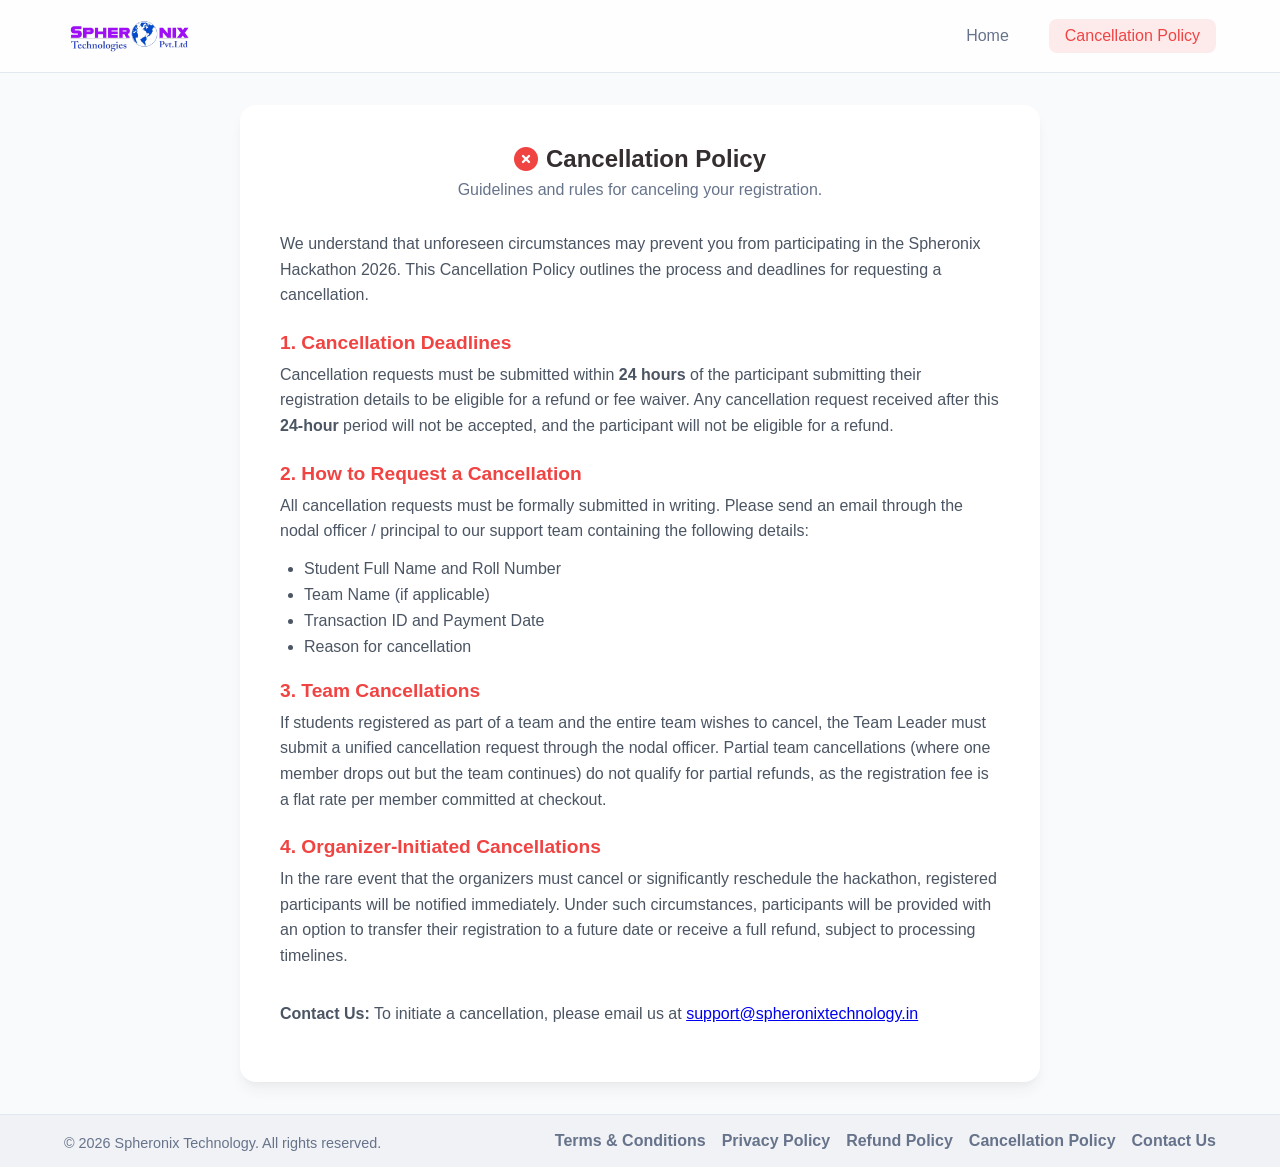
<file: static/cancellation-policy.html>
<!DOCTYPE html>
<html lang="en">

<head>
    <meta charset="UTF-8">
    <meta name="viewport" content="width=device-width, initial-scale=1.0">
    <title>Cancellation Policy - Spheronix Hackathon</title>
    <link rel="stylesheet" href="css/style.css?v=20260310-1">
    <link rel="stylesheet" href="https://cdnjs.cloudflare.com/ajax/libs/font-awesome/6.4.0/css/all.min.css">
    <style>
        .instructions-content h3 {
            color: var(--primary-color);
            margin-top: 1.5rem;
            margin-bottom: 0.5rem;
            font-size: 1.2rem;
        }

        .instructions-content p {
            margin-bottom: 1rem;
            line-height: 1.6;
            color: #4b5563;
        }

        .instructions-content ul {
            margin-bottom: 1rem;
            padding-left: 1.5rem;
            color: #4b5563;
        }

        .instructions-content li {
            margin-bottom: 0.5rem;
        }
    </style>
</head>

<body>
    <nav class="navbar">
        <div class="logo">
            <img src="images/COMPANY LOGO.png" alt="Logo" style="height: 40px; border-radius: 8px;">
        </div>
        <div class="nav-links">
            <a href="new_landing.html">Home</a>
            <a href="cancellation-policy.html" class="active">Cancellation Policy</a>
        </div>
    </nav>

    <div class="container">
        <section class="view active">
            <div class="card card-large">
                <div class="step-header">
                    <h2><i class="fas fa-times-circle"></i> Cancellation Policy</h2>
                    <p>Guidelines and rules for canceling your registration.</p>
                </div>

                <div class="instructions-content" style="text-align: left;">
                    <p>We understand that unforeseen circumstances may prevent you from participating in the Spheronix
                        Hackathon 2026. This Cancellation Policy outlines the process and deadlines for requesting a
                        cancellation.</p>

                    <h3>1. Cancellation Deadlines</h3>
                    <p>Cancellation requests must be submitted within <strong>24 hours</strong> of the participant
                        submitting their
                        registration details to be eligible for a refund or fee waiver. Any cancellation request
                        received after this <strong>24-hour</strong> period will not be accepted, and the participant
                        will not be
                        eligible for a refund.</p>

                    <h3>2. How to Request a Cancellation</h3>
                    <p>All cancellation requests must be formally submitted in writing. Please send an email through the
                        nodal officer / principal to our support team containing the following details:</p>
                    <ul>
                        <li>Student Full Name and Roll Number</li>
                        <li>Team Name (if applicable)</li>
                        <li>Transaction ID and Payment Date</li>
                        <li>Reason for cancellation</li>
                    </ul>

                    <h3>3. Team Cancellations</h3>
                    <p>If students registered as part of a team and the entire team wishes to cancel, the Team Leader
                        must
                        submit a unified cancellation request through the nodal officer. Partial team cancellations
                        (where one member drops out
                        but the team continues) do not qualify for partial refunds, as the registration fee is a flat
                        rate per member committed at checkout.</p>

                    <h3>4. Organizer-Initiated Cancellations</h3>
                    <p>In the rare event that the organizers must cancel or significantly reschedule the hackathon,
                        registered participants will be notified immediately. Under such circumstances, participants
                        will be provided with an option to transfer their registration to a future date or receive a
                        full refund, subject to processing timelines.</p>

                    <p style="margin-top: 2rem;"><strong>Contact Us:</strong> To initiate a cancellation, please email
                        us at <a href="mailto:support@spheronixtechnology.in">support@spheronixtechnology.in</a></p>
                </div>
            </div>
        </section>
    </div>

    <footer class="site-footer">
        <div class="footer-inner">
            <div class="footer-left">
                <p class="footer-note">© 2026 Spheronix Technology. All rights reserved.</p>
            </div>
            <div class="footer-links">
                <a href="terms-and-conditions.html" class="footer-link">Terms & Conditions</a>
                <a href="privacy-policy.html" class="footer-link">Privacy Policy</a>
                <a href="refund-policy.html" class="footer-link">Refund Policy</a>
                <a href="cancellation-policy.html" class="footer-link">Cancellation Policy</a>
                <a href="contact.html" class="footer-link">Contact Us</a>
            </div>
        </div>
    </footer>
</body>

</html>
</file>
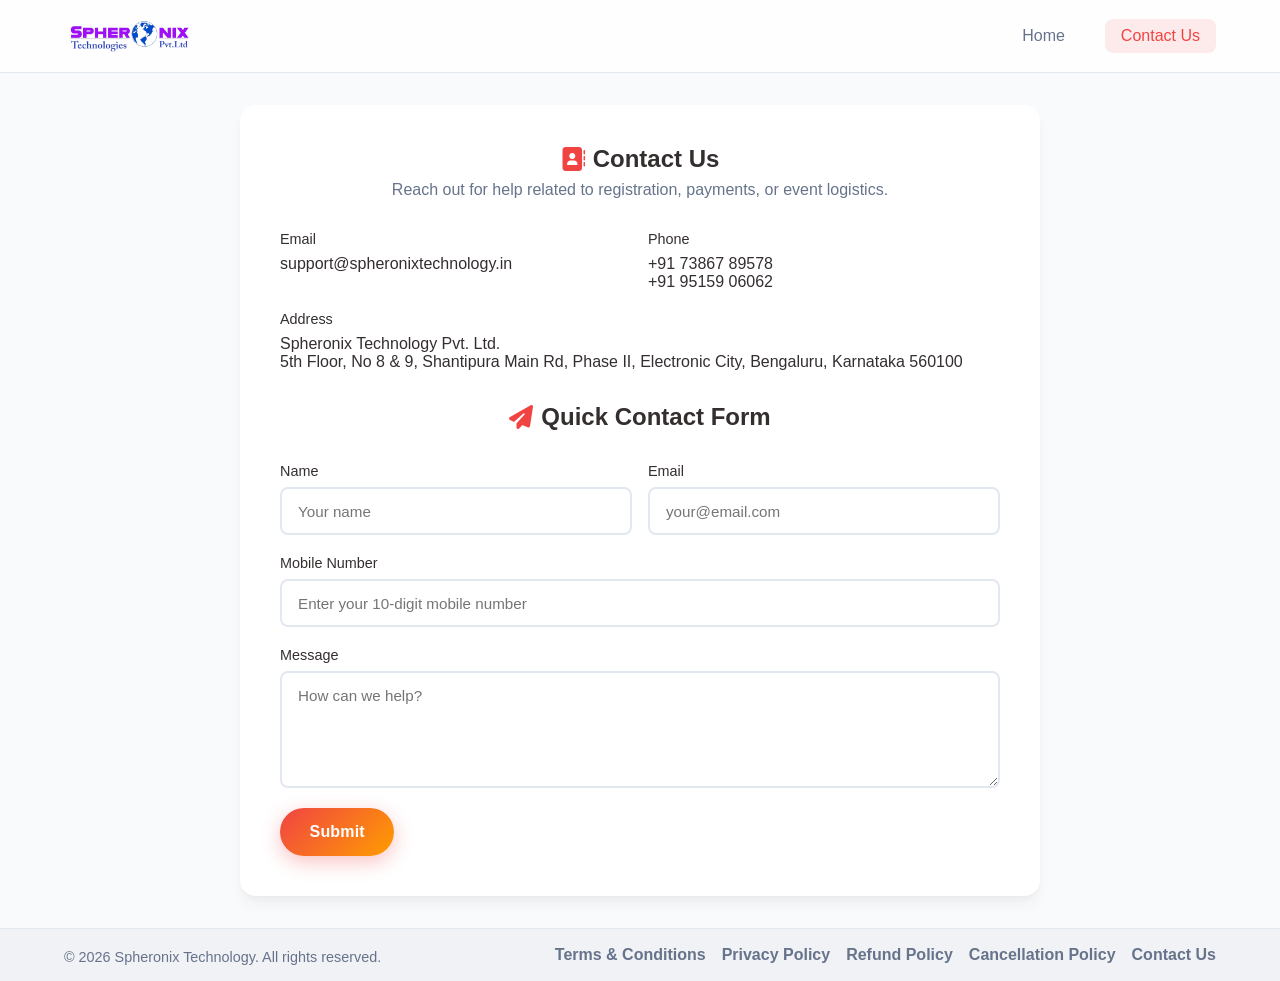
<file: static/contact.html>
<!DOCTYPE html>
<html lang="en">

<head>
    <meta charset="UTF-8">
    <meta name="viewport" content="width=device-width, initial-scale=1.0">
    <title>Contact Us - Spheronix Hackathon</title>
    <link rel="stylesheet" href="css/style.css?v=20260310-1">
    <link rel="stylesheet" href="https://cdnjs.cloudflare.com/ajax/libs/font-awesome/6.4.0/css/all.min.css">
</head>

<body>
    <nav class="navbar">
        <div class="logo">
            <img src="images/COMPANY LOGO.png" alt="Logo" style="height: 40px; border-radius: 8px;">
        </div>
        <div class="nav-links">
            <a href="new_landing.html">Home</a>

            <a href="contact.html" class="active">Contact Us</a>
        </div>
    </nav>

    <div class="container">
        <section class="view active">
            <div class="card card-large">
                <div class="step-header">
                    <h2><i class="fas fa-address-book"></i> Contact Us</h2>
                    <p>Reach out for help related to registration, payments, or event logistics.</p>
                </div>

                <div class="form-row">
                    <div class="form-group">
                        <label>Email</label>
                        <p>support@spheronixtechnology.in</p>
                    </div>
                    <div class="form-group">
                        <label>Phone</label>
                        <p>+91 73867 89578</p>
                        <p>+91 95159 06062</p>
                    </div>
                </div>

                <div class="form-group">
                    <label>Address</label>
                    <p>Spheronix Technology Pvt. Ltd.<br> 5th Floor, No 8 & 9, Shantipura Main Rd, Phase II,
                        Electronic City, Bengaluru, Karnataka 560100</p>
                </div>

                <div class="step-header" style="margin-top: 2rem;">
                    <h2><i class="fas fa-paper-plane"></i> Quick Contact Form</h2>
                </div>

                <form id="contactForm">
                    <div class="form-row">
                        <div class="form-group">
                            <label for="contactName">Name</label>
                            <!-- Fix L-07: Added maxlength to match server-side validation -->
                            <input id="contactName" type="text" placeholder="Your name" required maxlength="100">
                        </div>
                        <div class="form-group">
                            <!-- Fix M-02: Removed Gmail-only restriction — any valid email accepted -->
                            <label for="contactEmail">Email</label>
                            <input id="contactEmail" type="email" placeholder="your@email.com" required>
                        </div>
                    </div>
                    <div class="form-group">
                        <label for="contactMobile">Mobile Number</label>
                        <input id="contactMobile" type="tel" placeholder="Enter your 10-digit mobile number" required
                            pattern="[0-9]{10}" maxlength="10">
                    </div>
                    <div class="form-group">
                        <label for="contactMessage">Message</label>
                        <textarea id="contactMessage" rows="5" placeholder="How can we help?" required></textarea>
                    </div>
                    <div id="formStatus"
                        style="margin-bottom: 1rem; padding: 0.8rem; border-radius: 8px; display: none;"></div>
                    <button type="submit" class="btn btn-primary" id="submitBtn">Submit</button>
                </form>
                <script src="js/contact.js"></script>
            </div>
        </section>
    </div>

    <footer class="site-footer">
        <div class="footer-inner">
            <div class="footer-left">
                <p class="footer-note">© 2026 Spheronix Technology. All rights reserved.</p>
            </div>
            <div class="footer-links">
                <a href="terms-and-conditions.html" class="footer-link">Terms & Conditions</a>
                <a href="privacy-policy.html" class="footer-link">Privacy Policy</a>
                <a href="refund-policy.html" class="footer-link">Refund Policy</a>
                <a href="cancellation-policy.html" class="footer-link">Cancellation Policy</a>
                <a href="contact.html" class="footer-link">Contact Us</a>
            </div>
        </div>
    </footer>
</body>

</html>
</file>
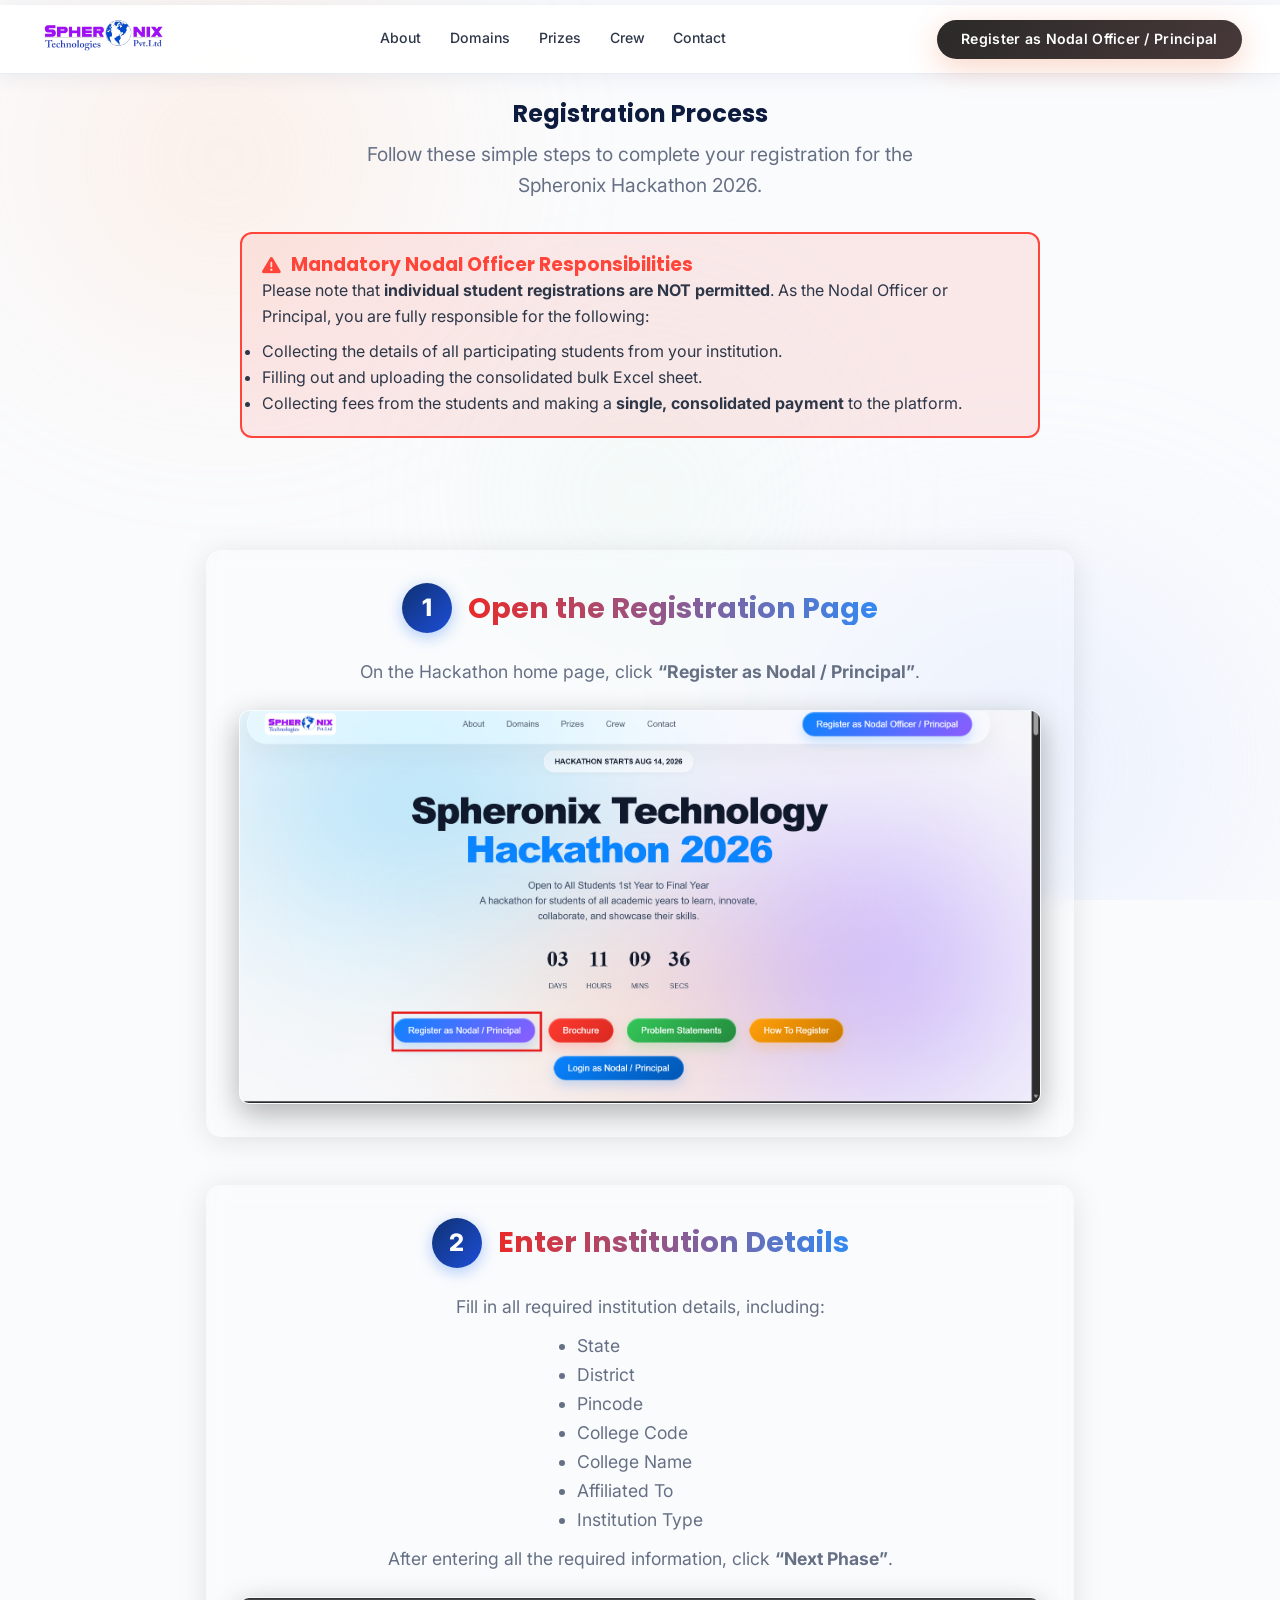
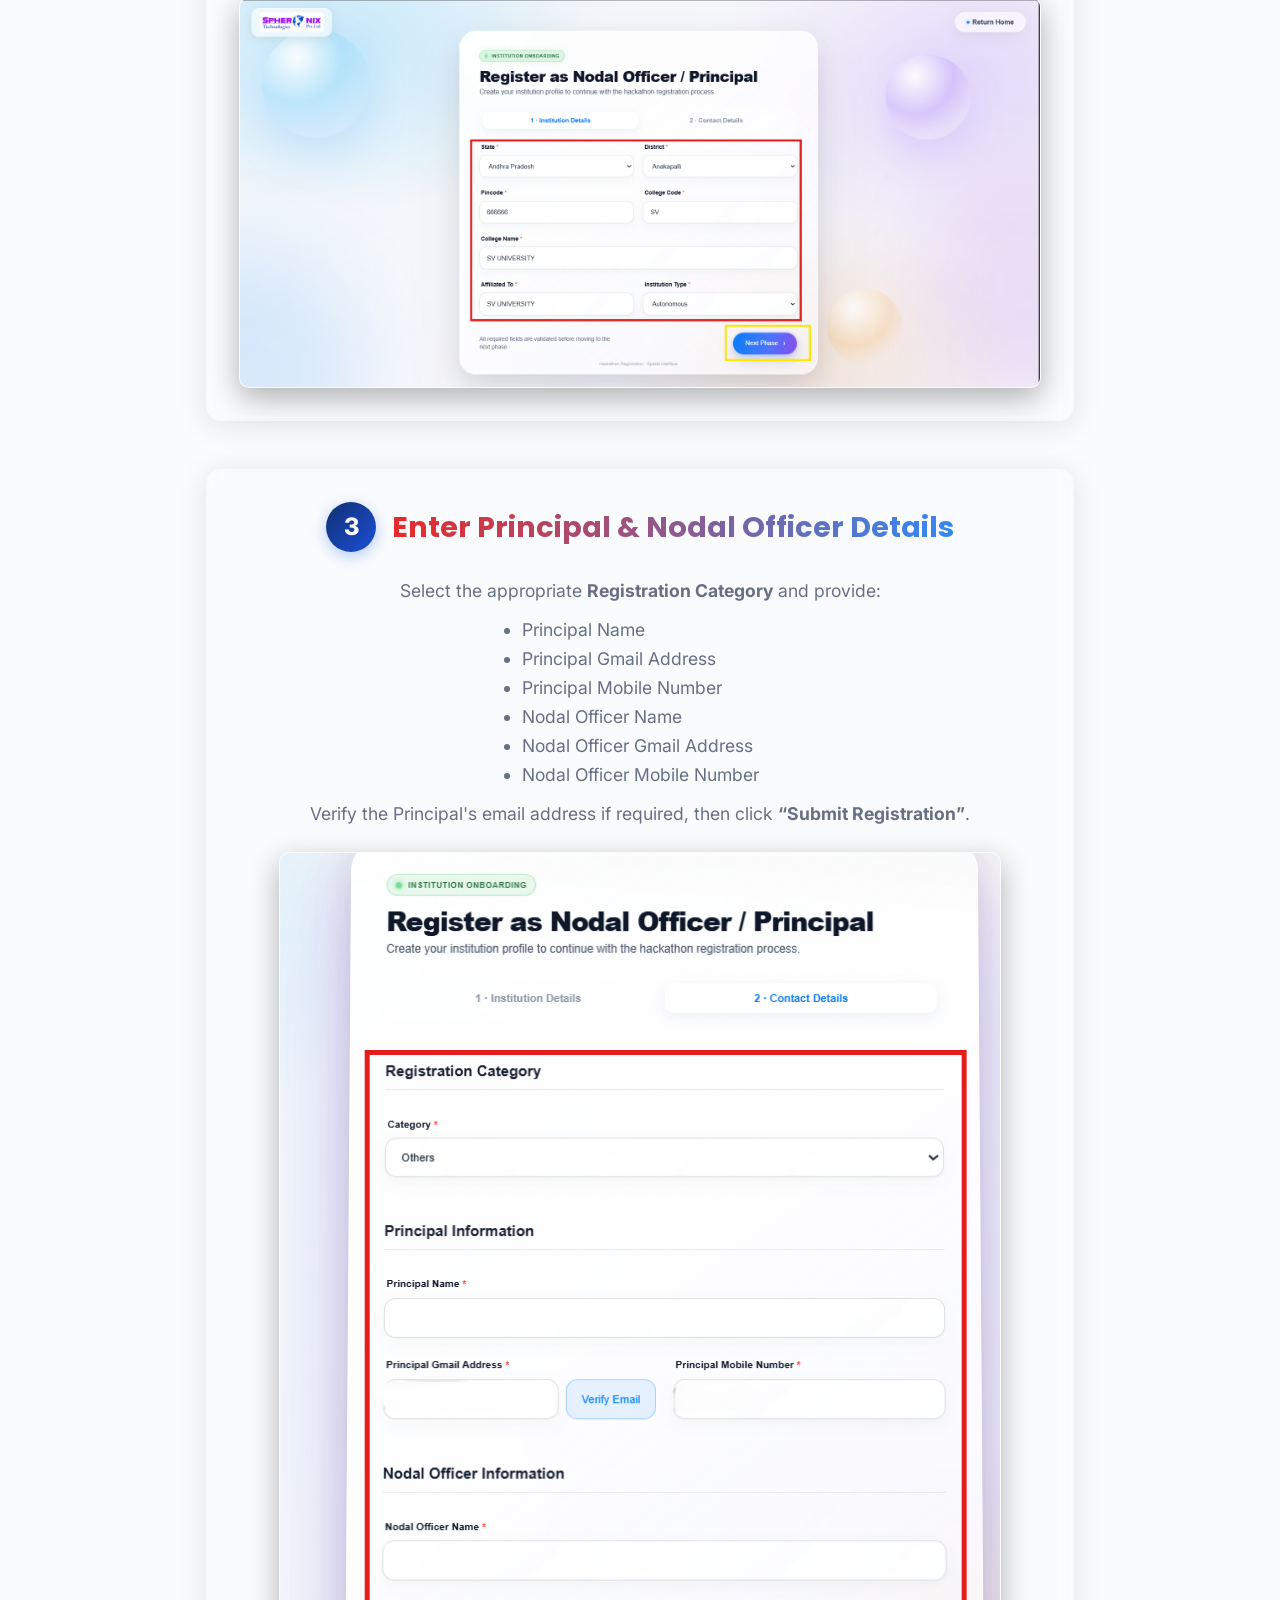
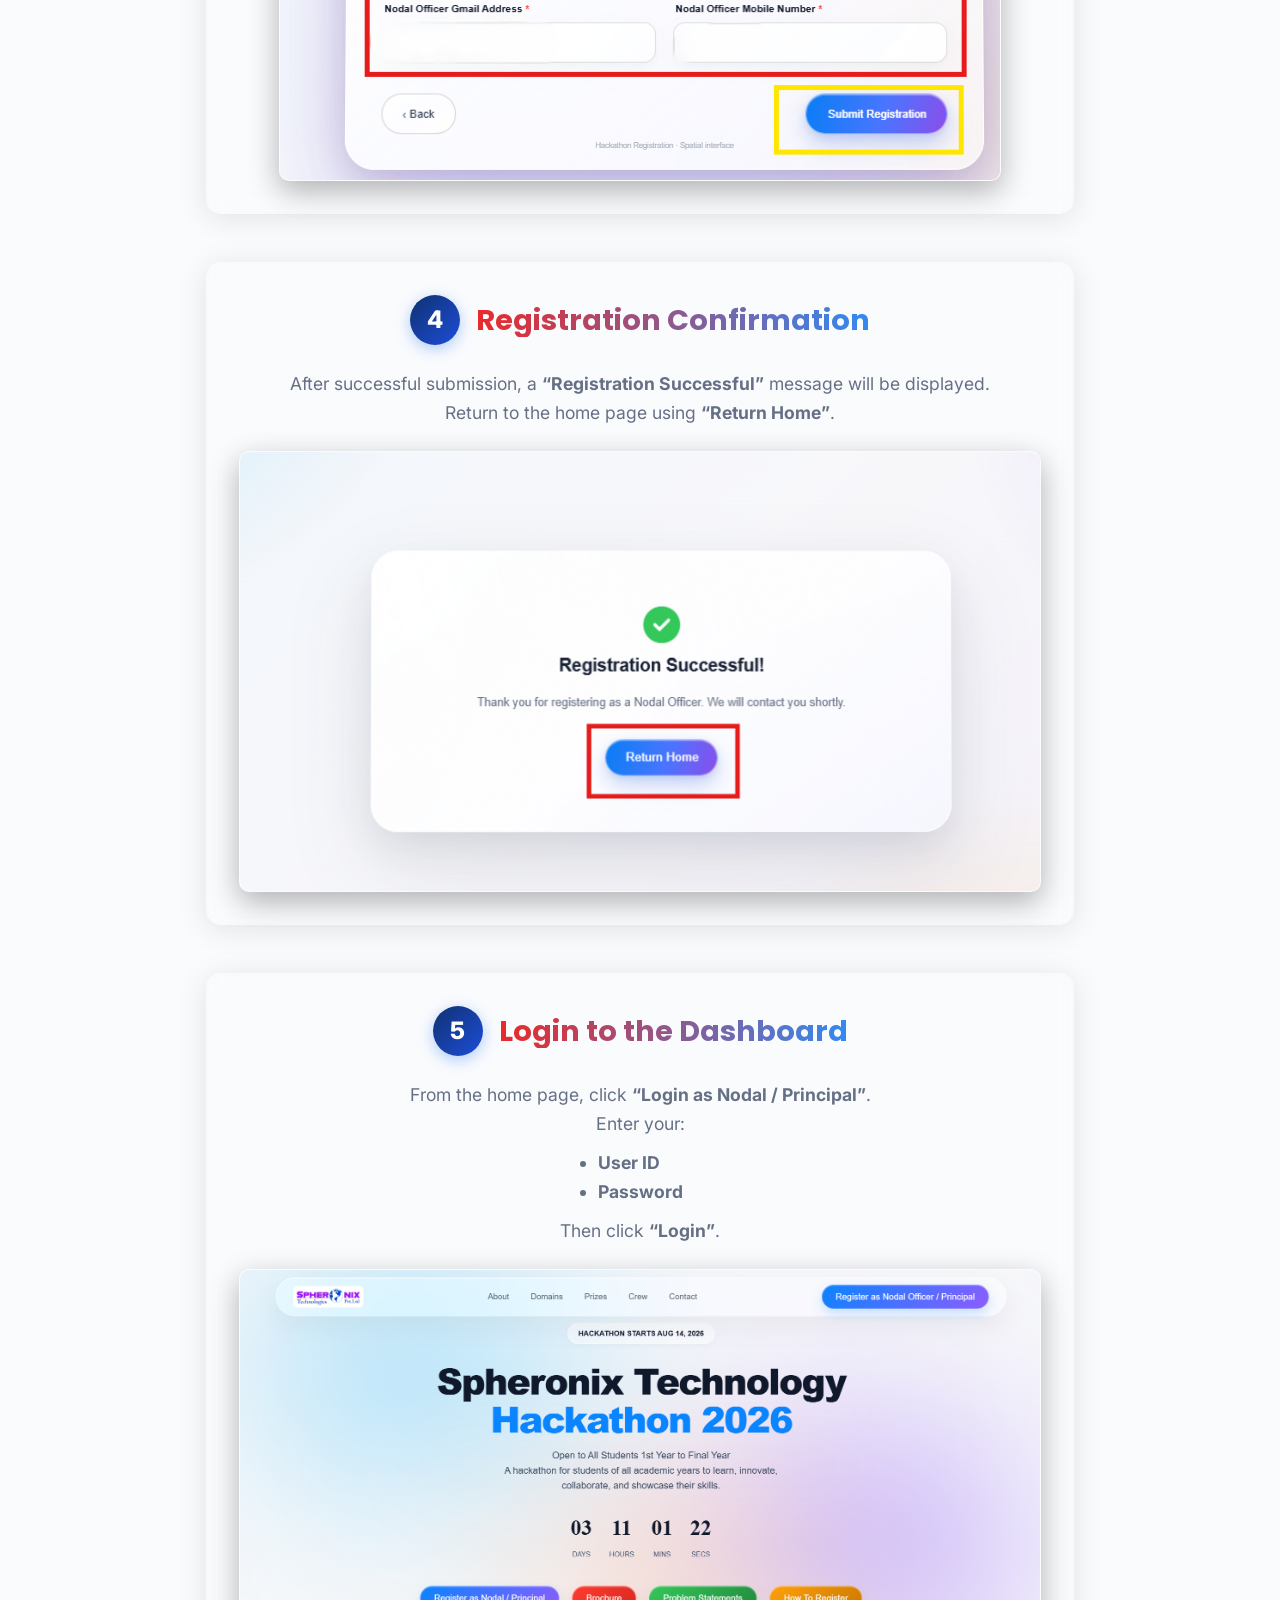
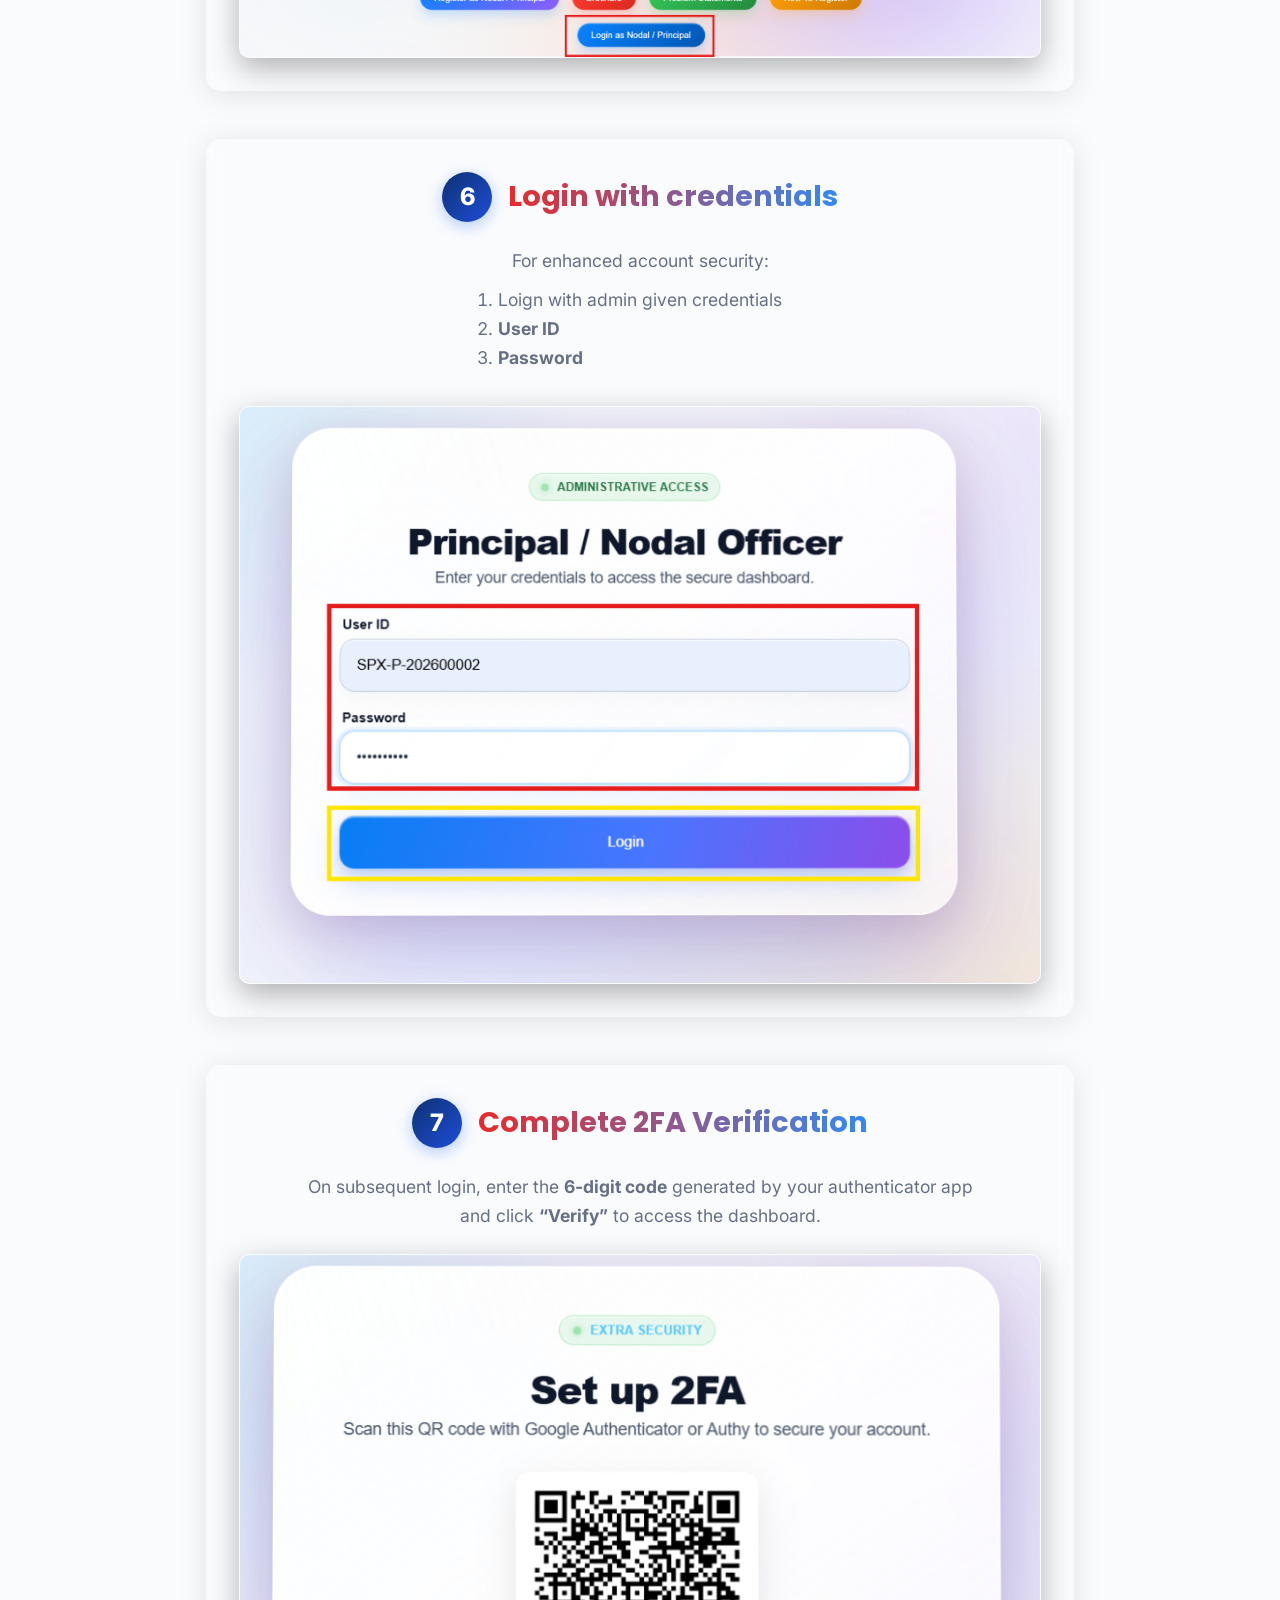
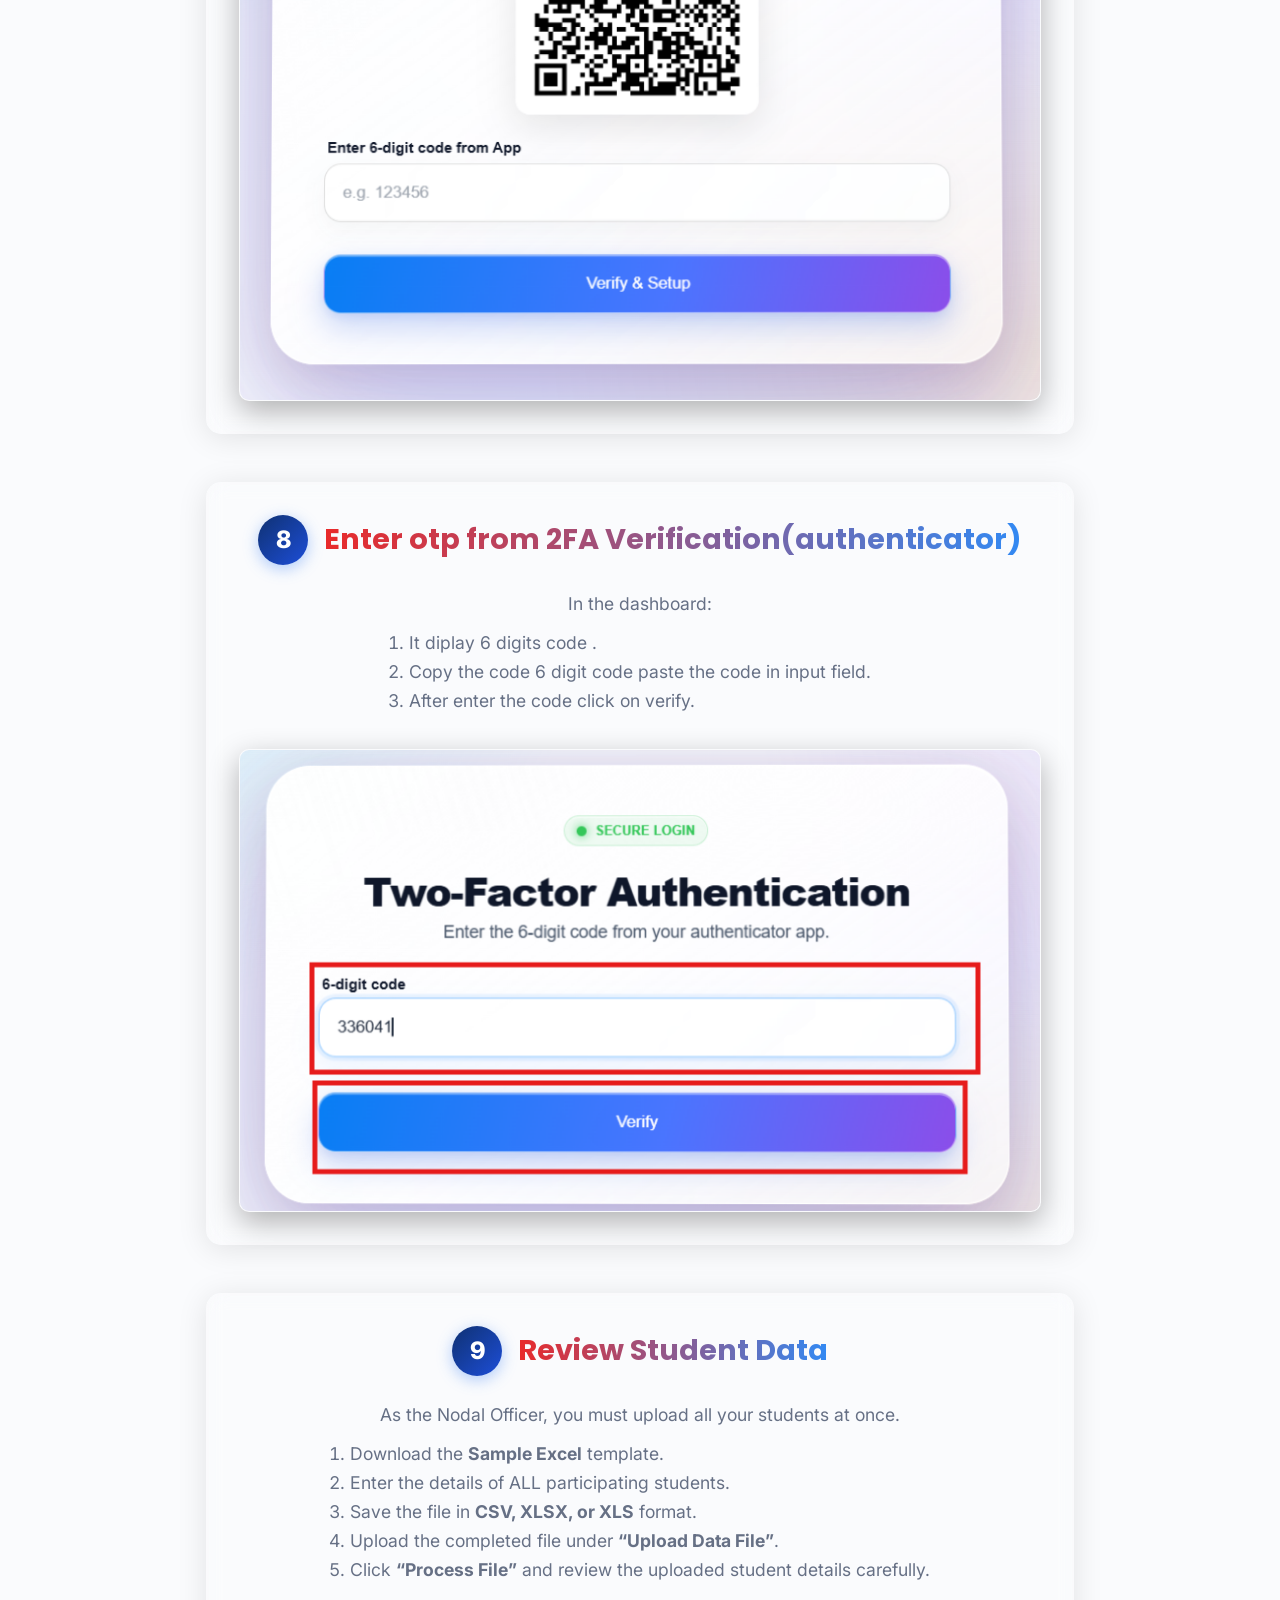
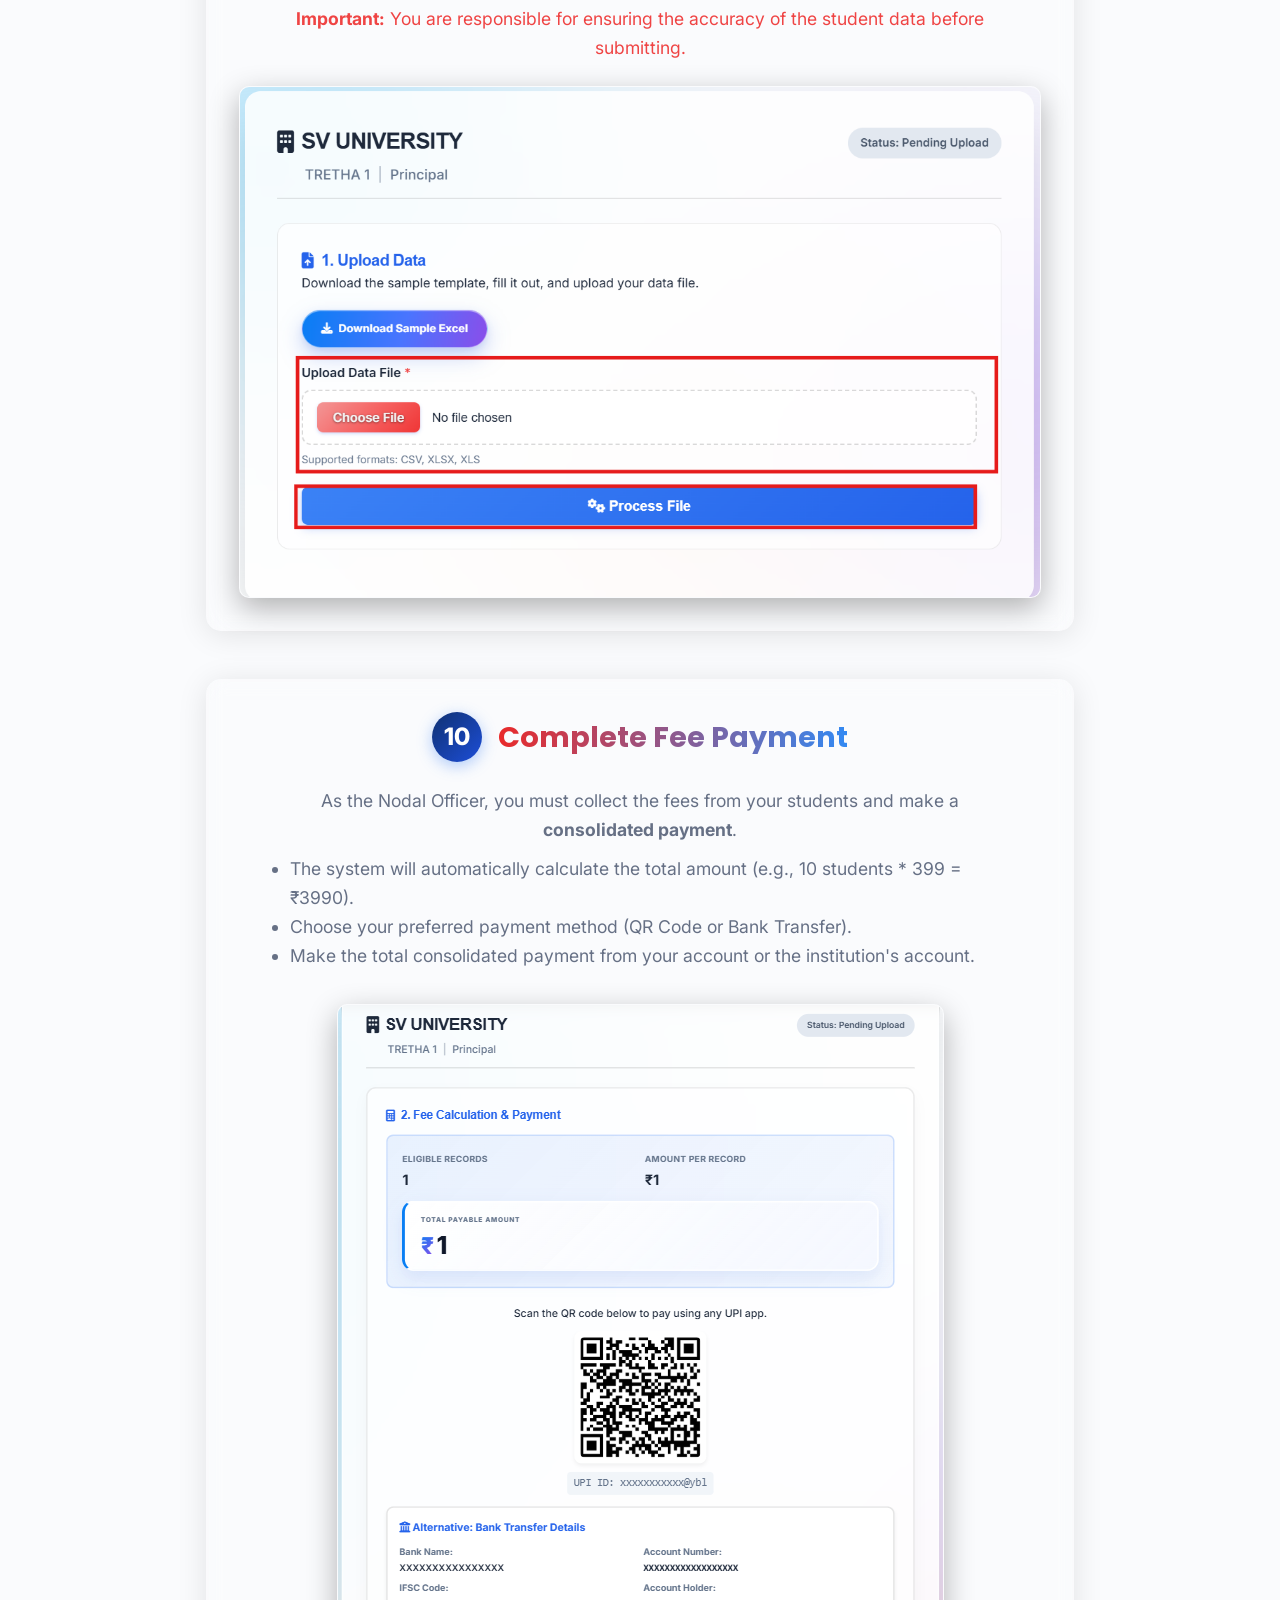
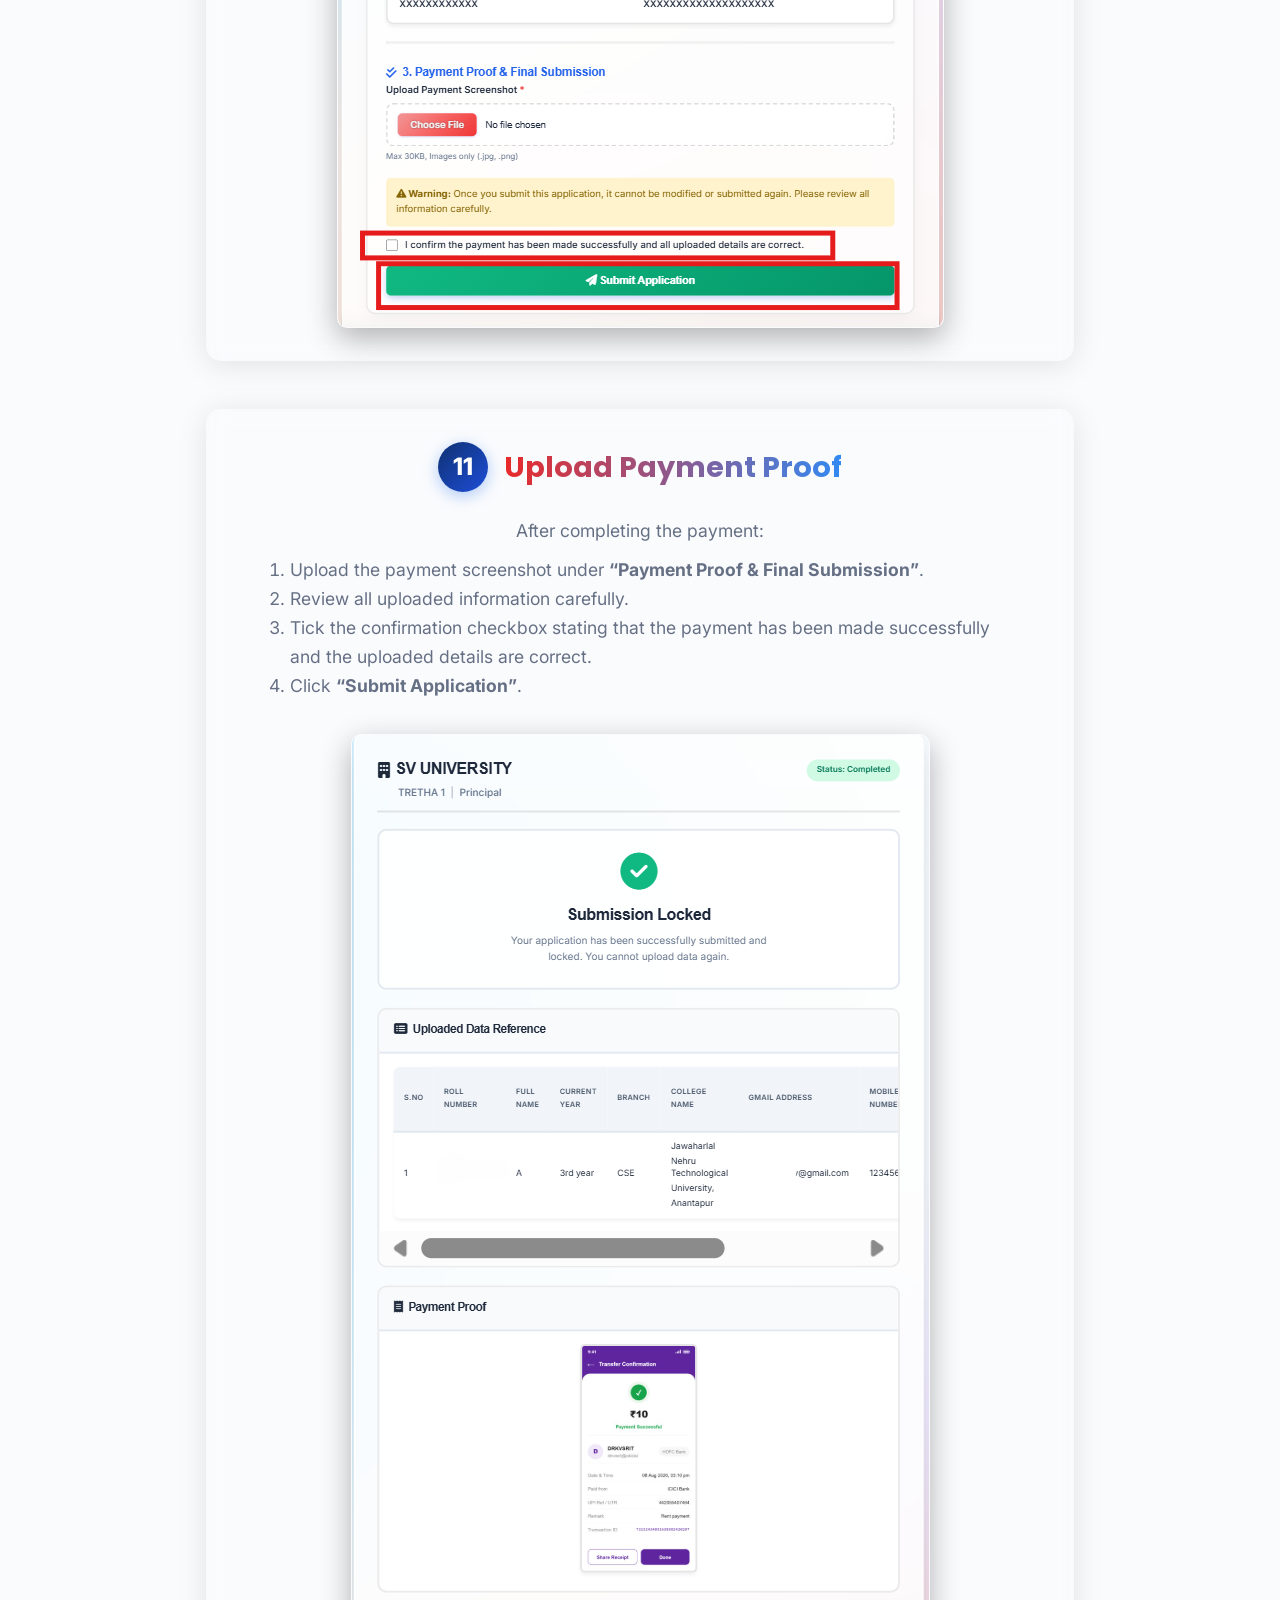
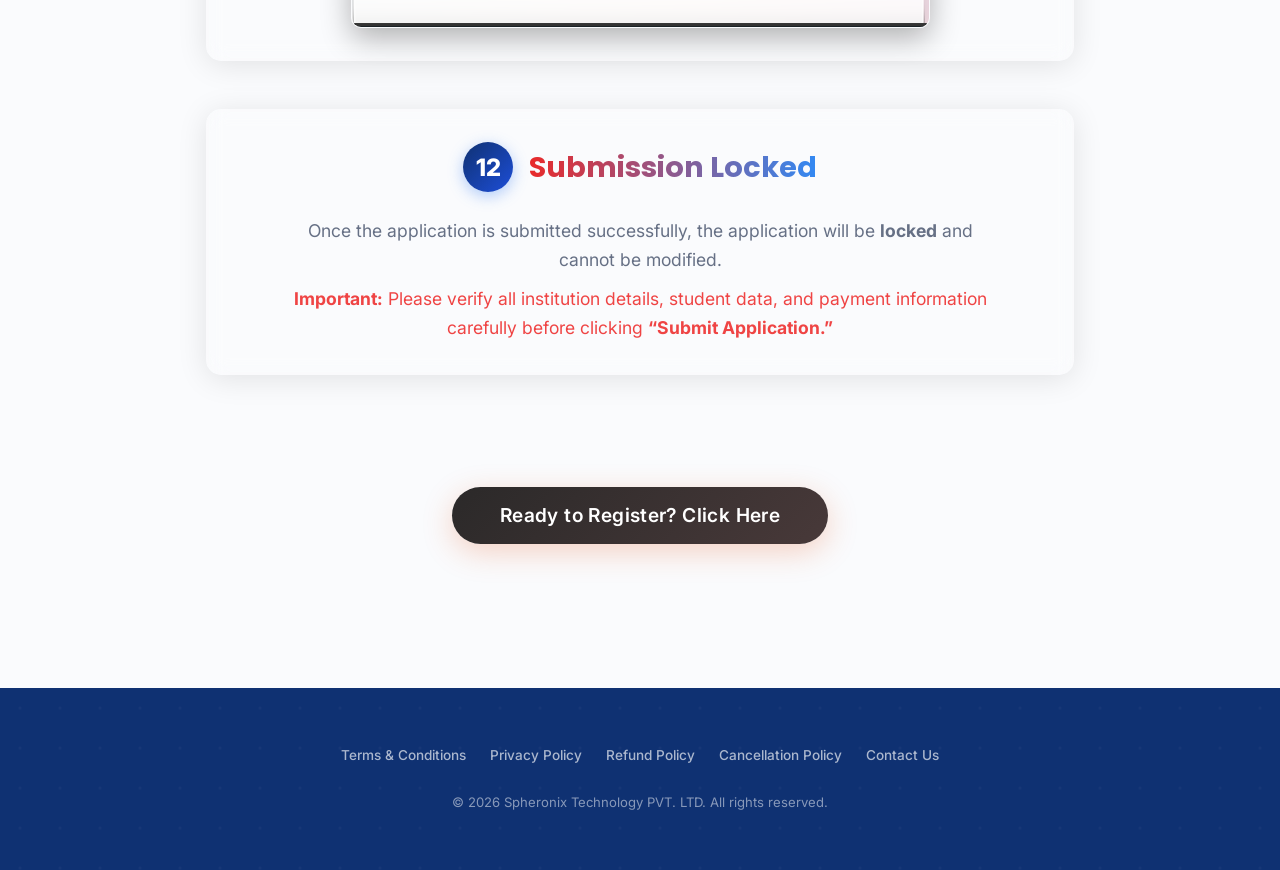
<file: static/how-to-register.html>
<!DOCTYPE html>
<html lang="en">

<head>
    <meta charset="UTF-8">
    <meta name="viewport" content="width=device-width, initial-scale=1.0">
    <title>How to Register | Spheronix Hackathon</title>
    <link rel="stylesheet" href="https://cdnjs.cloudflare.com/ajax/libs/font-awesome/6.4.0/css/all.min.css">
    <link rel="stylesheet" href="css/premium.css">
    <style>
        .timeline {
            max-width: 900px;
            margin: 0 auto;
            padding: 2rem 1rem;
        }

        .step-card {
            background: rgba(255, 255, 255, 0.05);
            backdrop-filter: blur(10px);
            border: 1px solid rgba(255, 255, 255, 0.1);
            border-radius: 15px;
            padding: 2rem;
            margin-bottom: 3rem;
            display: flex;
            flex-direction: column;
            align-items: center;
            box-shadow: 0 4px 30px rgba(0, 0, 0, 0.1);
            transition: transform 0.3s ease;
        }

        .step-card:hover {
            transform: translateY(-5px);
            border-color: rgba(255, 255, 255, 0.2);
        }

        .step-card img {
            max-width: 100%;
            height: auto;
            border-radius: 10px;
            margin-top: 1.5rem;
            box-shadow: 0 10px 30px rgba(0, 0, 0, 0.3);
            border: 1px solid rgba(255, 255, 255, 0.1);
        }

        .step-header {
            display: flex;
            align-items: center;
            gap: 1rem;
            width: 100%;
            margin-bottom: 1rem;
            justify-content: center;
        }

        .step-number {
            background: linear-gradient(135deg, var(--primary, #3b82f6), #1d4ed8);
            color: white;
            width: 50px;
            height: 50px;
            border-radius: 50%;
            display: flex;
            align-items: center;
            justify-content: center;
            font-size: 1.5rem;
            font-weight: 800;
            box-shadow: 0 4px 15px rgba(59, 130, 246, 0.4);
        }

        .step-title {
            font-size: 1.8rem;
            margin: 0;
            background: linear-gradient(to right, #e92a2a, #3289f3);
            -webkit-background-clip: text;
            background-clip: text;
            -webkit-text-fill-color: transparent;
        }

        .step-description {
            text-align: center;
            color: var(--text-muted, #94a3b8);
            font-size: 1.1rem;
            margin-top: 0.5rem;
            max-width: 700px;
        }

        .page-header {
            padding-top: 100px;
            text-align: center;
            margin-bottom: -2rem;
        }
    </style>
</head>

<body>
    <!-- Background Accents -->
    <div class="blob-container">
        <div class="blob blob-1"></div>
        <div class="blob blob-2"></div>
        <div class="blob blob-3"></div>
    </div>

    <!-- Navigation -->
    <nav class="navbar">
        <div class="logo">
            <a href="new_landing.html">
                <img src="images/COMPANY LOGO.png" alt="Logo" style="height: 40px; border-radius: 8px;">
            </a>
        </div>
        <div class="nav-links">
            <a href="new_landing.html#about">About</a>
            <a href="new_landing.html#domains">Domains</a>
            <a href="new_landing.html#prizes">Prizes</a>
            <a href="new_landing.html#crew">Crew</a>
            <a href="contact.html">Contact</a>
        </div>
        <a href="register.html" class="btn-premium">Register as Nodal Officer / Principal</a>
    </nav>

    <!-- Header Section -->
    <section class="page-header reveal">
        <h2>Registration Process</h2>
        <p
            style="color: var(--text-muted, #94a3b8); font-size: 1.2rem; max-width: 600px; margin: 0 auto; margin-top: 10px;">
            Follow these simple steps to complete your registration for the Spheronix Hackathon 2026.</p>

        <div
            style="background: rgba(255, 69, 58, 0.1); border: 2px solid #ff453a; border-radius: 12px; max-width: 800px; margin: 30px auto 0; padding: 20px; text-align: left;">
            <h3 style="color: #ff453a; margin-top: 0; display: flex; align-items: center; gap: 10px;"><i
                    class="fas fa-exclamation-triangle"></i> Mandatory Nodal Officer Responsibilities</h3>
            <p style="color: var(--text-main); margin-bottom: 10px;">Please note that <strong>individual student
                    registrations are NOT permitted</strong>. As the Nodal Officer or Principal, you are fully
                responsible for the following:</p>
            <ul style="color: var(--text-main); margin-bottom: 0; line-height: 1.6;">
                <li>Collecting the details of all participating students from your institution.</li>
                <li>Filling out and uploading the consolidated bulk Excel sheet.</li>
                <li>Collecting fees from the students and making a <strong>single, consolidated payment</strong> to the
                    platform.</li>
            </ul>
        </div>
    </section>

    <!-- Timeline Section -->
    <section class="section">
        <div class="timeline">
            <!-- Step 1 -->
            <div class="step-card reveal">
                <div class="step-header">
                    <div class="step-number">1</div>
                    <h3 class="step-title">Open the Registration Page</h3>
                </div>
                <div class="step-description">
                    <p>On the Hackathon home page, click <strong>“Register as Nodal / Principal”</strong>.</p>
                </div>
                <img src="images/how-to-register/1.png" alt="Step 1">
            </div>

            <!-- Step 2 -->
            <div class="step-card reveal">
                <div class="step-header">
                    <div class="step-number">2</div>
                    <h3 class="step-title">Enter Institution Details</h3>
                </div>
                <div class="step-description">
                    <p>Fill in all required institution details, including:</p>
                    <ul style="text-align: left; display: inline-block; margin-top: 10px; margin-bottom: 10px;">
                        <li>State</li>
                        <li>District</li>
                        <li>Pincode</li>
                        <li>College Code</li>
                        <li>College Name</li>
                        <li>Affiliated To</li>
                        <li>Institution Type</li>
                    </ul>
                    <p>After entering all the required information, click <strong>“Next Phase”</strong>.</p>
                </div>
                <img src="images/how-to-register/2.png" alt="Step 2">
            </div>

            <!-- Step 3 -->
            <div class="step-card reveal">
                <div class="step-header">
                    <div class="step-number">3</div>
                    <h3 class="step-title">Enter Principal & Nodal Officer Details</h3>
                </div>
                <div class="step-description">
                    <p>Select the appropriate <strong>Registration Category</strong> and provide:</p>
                    <ul style="text-align: left; display: inline-block; margin-top: 10px; margin-bottom: 10px;">
                        <li>Principal Name</li>
                        <li>Principal Gmail Address</li>
                        <li>Principal Mobile Number</li>
                        <li>Nodal Officer Name</li>
                        <li>Nodal Officer Gmail Address</li>
                        <li>Nodal Officer Mobile Number</li>
                    </ul>
                    <p>Verify the Principal's email address if required, then click <strong>“Submit
                            Registration”</strong>.</p>
                </div>
                <img src="images/how-to-register/3.png" alt="Step 3">
            </div>

            <!-- Step 4 -->
            <div class="step-card reveal">
                <div class="step-header">
                    <div class="step-number">4</div>
                    <h3 class="step-title">Registration Confirmation</h3>
                </div>
                <div class="step-description">
                    <p>After successful submission, a <strong>“Registration Successful”</strong> message will be
                        displayed. Return to the home page using <strong>“Return Home”</strong>.</p>
                </div>
                <img src="images/how-to-register/4.png" alt="Step 4">
            </div>

            <!-- Step 5 -->
            <div class="step-card reveal">
                <div class="step-header">
                    <div class="step-number">5</div>
                    <h3 class="step-title">Login to the Dashboard</h3>
                </div>
                <div class="step-description">
                    <p>From the home page, click <strong>“Login as Nodal / Principal”</strong>.</p>
                    <p>Enter your:</p>
                    <ul style="text-align: left; display: inline-block; margin-top: 10px; margin-bottom: 10px;">
                        <li><strong>User ID</strong></li>
                        <li><strong>Password</strong></li>
                    </ul>
                    <p>Then click <strong>“Login”</strong>.</p>
                </div>
                <img src="images/how-to-register/5.png" alt="Step 5">
            </div>

            <!-- Step 6 -->
            <div class="step-card reveal">
                <div class="step-header">
                    <div class="step-number">6</div>
                    <h3 class="step-title"> Login with credentials </h3>
                </div>
                <div class="step-description">
                    <p>For enhanced account security:</p>
                    <ol style="text-align: left; display: inline-block; margin-top: 10px; margin-bottom: 10px;">
                        <li>Loign with admin given credentials</li>
                        <li><strong>User ID</strong></li>
                        <li><strong>Password</strong></li>
                    </ol>
                </div>
                <img src="images/how-to-register/6.png" alt="Step 6">
            </div>

            <!-- Step 7 -->
            <div class="step-card reveal">
                <div class="step-header">
                    <div class="step-number">7</div>
                    <h3 class="step-title">Complete 2FA Verification</h3>
                </div>
                <div class="step-description">
                    <p>On subsequent login, enter the <strong>6-digit code</strong> generated by your authenticator app
                        and click <strong>“Verify”</strong> to access the dashboard.</p>
                </div>
                <img src="images/how-to-register/7.png" alt="Step 7">
            </div>

            <!-- Step 8 -->
            <div class="step-card reveal">
                <div class="step-header">
                    <div class="step-number">8</div>
                    <h3 class="step-title">Enter otp from 2FA Verification(authenticator) </h3>
                </div>
                <div class="step-description">
                    <p>In the dashboard:</p>
                    <ol style="text-align: left; display: inline-block; margin-top: 10px; margin-bottom: 10px;">
                        <li>It diplay 6 digits code .</li>
                        <li>Copy the code 6 digit code paste the code in input field.</li>
                        <li>After enter the code click on verify.</li>

                    </ol>
                </div>
                <img src="images/how-to-register/8.png" alt="Step 8">
            </div>

            <!-- Step 9 -->
            <div class="step-card reveal">
                <div class="step-header">
                    <div class="step-number">9</div>
                    <h3 class="step-title">Review Student Data</h3>
                </div>
                <div class="step-description">
                    <p>As the Nodal Officer, you must upload all your students at once.</p>
                    <ol style="text-align: left; display: inline-block; margin-top: 10px; margin-bottom: 10px;">
                        <li>Download the <strong>Sample Excel</strong> template.</li>
                        <li>Enter the details of ALL participating students.</li>
                        <li>Save the file in <strong>CSV, XLSX, or XLS</strong> format.</li>
                        <li>Upload the completed file under <strong>“Upload Data File”</strong>.</li>
                        <li>Click <strong>“Process File”</strong> and review the uploaded student details carefully.
                        </li>
                    </ol>
                    <p style="color: #ef4444; margin-top: 10px;"><strong>Important:</strong> You are responsible for
                        ensuring the accuracy of the student data before submitting.</p>
                </div>
                <img src="images/how-to-register/9.png" alt="Step 9">
            </div>

            <!-- Step 10 -->
            <div class="step-card reveal">
                <div class="step-header">
                    <div class="step-number">10</div>
                    <h3 class="step-title">Complete Fee Payment</h3>
                </div>
                <div class="step-description">
                    <p>As the Nodal Officer, you must collect the fees from your students and make a
                        <strong>consolidated payment</strong>.</p>
                    <ul style="text-align: left; display: inline-block; margin-top: 10px; margin-bottom: 10px;">
                        <li>The system will automatically calculate the total amount (e.g., 10 students * 399 = ₹3990).
                        </li>
                        <li>Choose your preferred payment method (QR Code or Bank Transfer).</li>
                        <li>Make the total consolidated payment from your account or the institution's account.</li>
                    </ul>
                </div>
                <img src="images/how-to-register/10.png" alt="Step 10">
            </div>

            <!-- Step 11 -->
            <div class="step-card reveal">
                <div class="step-header">
                    <div class="step-number">11</div>
                    <h3 class="step-title">Upload Payment Proof</h3>
                </div>
                <div class="step-description">
                    <p>After completing the payment:</p>
                    <ol style="text-align: left; display: inline-block; margin-top: 10px; margin-bottom: 10px;">
                        <li>Upload the payment screenshot under <strong>“Payment Proof & Final Submission”</strong>.
                        </li>
                        <li>Review all uploaded information carefully.</li>
                        <li>Tick the confirmation checkbox stating that the payment has been made successfully and the
                            uploaded details are correct.</li>
                        <li>Click <strong>“Submit Application”</strong>.</li>
                    </ol>
                </div>
                <img src="images/how-to-register/11.png" alt="Step 11">
            </div>

            <!-- Step 12 -->
            <div class="step-card reveal">
                <div class="step-header">
                    <div class="step-number">12</div>
                    <h3 class="step-title">Submission Locked</h3>
                </div>
                <div class="step-description">
                    <p>Once the application is submitted successfully, the application will be <strong>locked</strong>
                        and cannot be modified.</p>
                    <p style="color: #ef4444; margin-top: 10px;"><strong>Important:</strong> Please verify all
                        institution details, student data, and payment information carefully before clicking
                        <strong>“Submit Application.”</strong>
                    </p>
                </div>
            </div>
        </div>

        <div style="text-align: center; margin-top: 2rem; margin-bottom: 2rem;" class="reveal">
            <a href="register.html" class="btn-premium" style="font-size: 1.2rem; padding: 1rem 3rem;">Ready to
                Register? Click Here</a>
        </div>
    </section>

    <!-- Footer -->
    <footer class="reveal">
        <div class="footer-content">
            <div class="footer-links">
                <a href="terms-and-conditions.html" class="footer-link">Terms & Conditions</a>
                <a href="privacy-policy.html" class="footer-link">Privacy Policy</a>
                <a href="refund-policy.html" class="footer-link">Refund Policy</a>
                <a href="cancellation-policy.html" class="footer-link">Cancellation Policy</a>
                <a href="contact.html" class="footer-link">Contact Us</a>
            </div>
            <div class="footer-bottom">
                <p>© 2026 Spheronix Technology PVT. LTD. All rights reserved.</p>
            </div>
        </div>
    </footer>

    <script src="js/premium.js"></script>
</body>

</html>
</file>
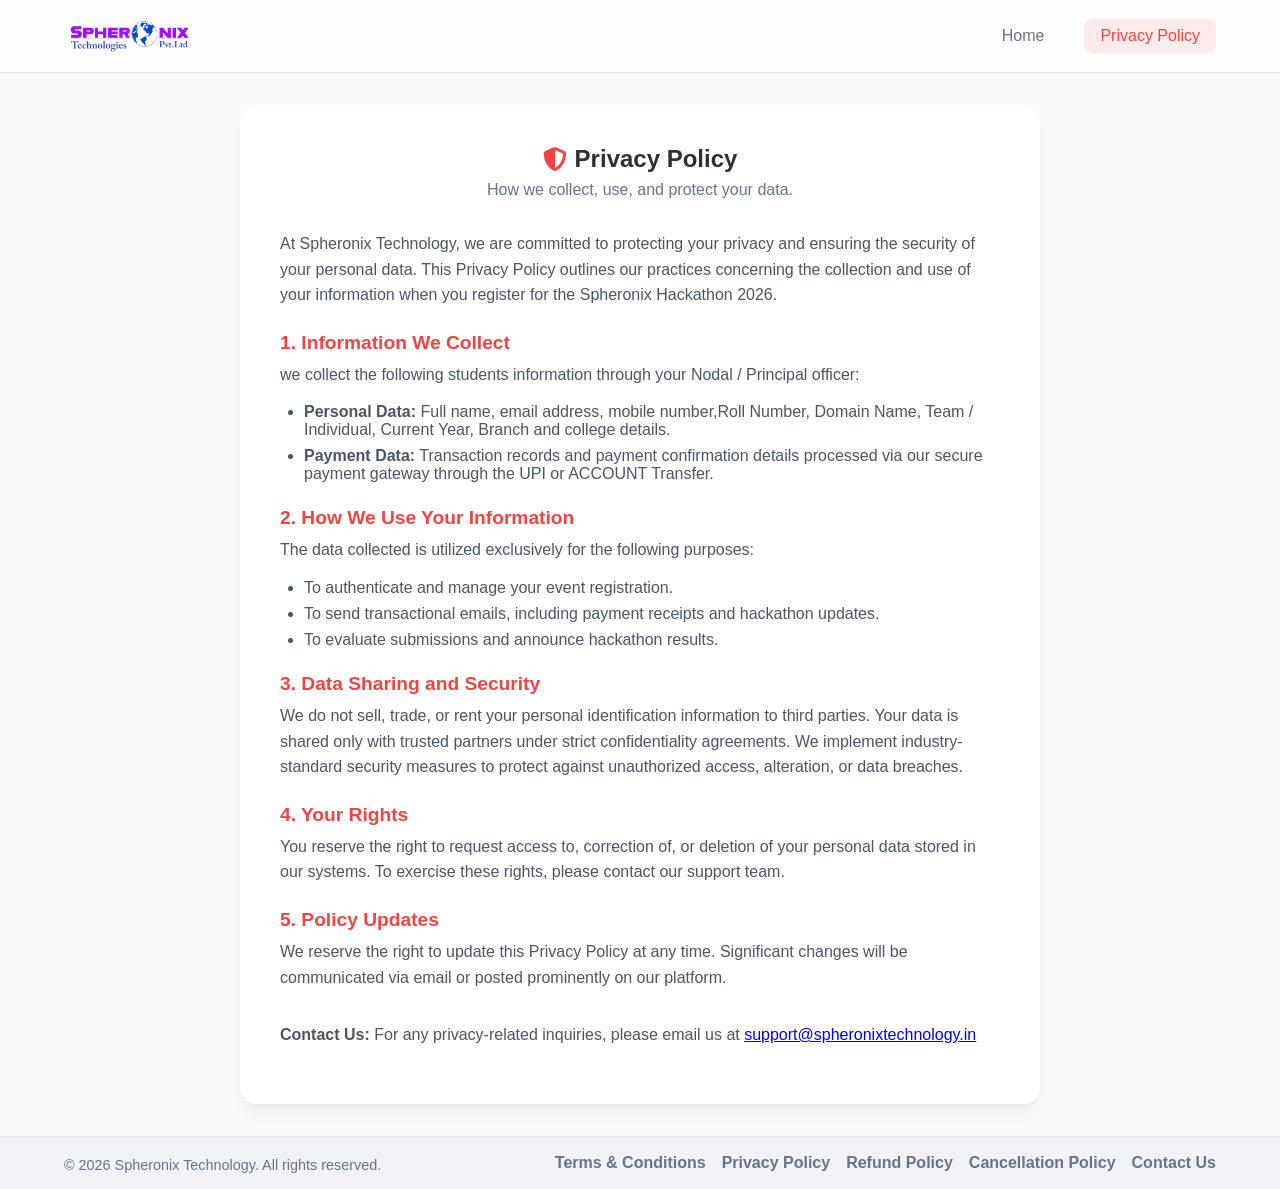
<file: static/privacy-policy.html>
<!DOCTYPE html>
<html lang="en">

<head>
    <meta charset="UTF-8">
    <meta name="viewport" content="width=device-width, initial-scale=1.0">
    <title>Privacy Policy - Spheronix Hackathon</title>
    <link rel="stylesheet" href="css/style.css?v=20260310-1">
    <link rel="stylesheet" href="https://cdnjs.cloudflare.com/ajax/libs/font-awesome/6.4.0/css/all.min.css">
    <style>
        .instructions-content h3 {
            color: var(--primary-color);
            margin-top: 1.5rem;
            margin-bottom: 0.5rem;
            font-size: 1.2rem;
        }

        .instructions-content p {
            margin-bottom: 1rem;
            line-height: 1.6;
            color: #4b5563;
        }

        .instructions-content ul {
            margin-bottom: 1rem;
            padding-left: 1.5rem;
            color: #4b5563;
        }

        .instructions-content li {
            margin-bottom: 0.5rem;
        }
    </style>
</head>

<body>
    <nav class="navbar">
        <div class="logo">
            <img src="images/COMPANY LOGO.png" alt="Logo" style="height: 40px; border-radius: 8px;">
        </div>
        <div class="nav-links">
            <a href="new_landing.html">Home</a>
            <a href="privacy-policy.html" class="active">Privacy Policy</a>
        </div>
    </nav>

    <div class="container">
        <section class="view active">
            <div class="card card-large">
                <div class="step-header">
                    <h2><i class="fas fa-shield-alt"></i> Privacy Policy</h2>
                    <p>How we collect, use, and protect your data.</p>
                </div>

                <div class="instructions-content" style="text-align: left;">
                    <p>At Spheronix Technology, we are committed to protecting your privacy and ensuring the security of
                        your personal data. This Privacy Policy outlines our practices concerning the collection and use
                        of your information when you register for the Spheronix Hackathon 2026.</p>

                    <h3>1. Information We Collect</h3>
                    <p>we collect the following students information through your Nodal / Principal officer:</p>
                    <ul>
                        <li><strong>Personal Data:</strong> Full name, email address, mobile number,Roll Number, Domain
                            Name, Team / Individual, Current Year, Branch
                            and college details.</li>
                        <li><strong>Payment Data:</strong> Transaction records and payment confirmation details
                            processed via our secure payment gateway through the UPI or ACCOUNT Transfer.</li>
                    </ul>

                    <h3>2. How We Use Your Information</h3>
                    <p>The data collected is utilized exclusively for the following purposes:</p>
                    <ul>
                        <li>To authenticate and manage your event registration.</li>
                        <li>To send transactional emails, including payment receipts and hackathon updates.</li>
                        <li>To evaluate submissions and announce hackathon results.</li>
                    </ul>

                    <h3>3. Data Sharing and Security</h3>
                    <p>We do not sell, trade, or rent your personal identification information to third parties. Your
                        data is shared only with trusted partners under strict
                        confidentiality agreements. We implement industry-standard security measures to protect against
                        unauthorized access, alteration, or data breaches.</p>

                    <h3>4. Your Rights</h3>
                    <p>You reserve the right to request access to, correction of, or deletion of your personal data
                        stored in our systems. To exercise these rights, please contact our support team.</p>

                    <h3>5. Policy Updates</h3>
                    <p>We reserve the right to update this Privacy Policy at any time. Significant changes will be
                        communicated via email or posted prominently on our platform.</p>

                    <p style="margin-top: 2rem;"><strong>Contact Us:</strong> For any privacy-related inquiries, please
                        email us at <a href="mailto:support@spheronixtechnology.in">support@spheronixtechnology.in</a>
                    </p>
                </div>
            </div>
        </section>
    </div>

    <footer class="site-footer">
        <div class="footer-inner">
            <div class="footer-left">
                <p class="footer-note">© 2026 Spheronix Technology. All rights reserved.</p>
            </div>
            <div class="footer-links">
                <a href="terms-and-conditions.html" class="footer-link">Terms & Conditions</a>
                <a href="privacy-policy.html" class="footer-link">Privacy Policy</a>
                <a href="refund-policy.html" class="footer-link">Refund Policy</a>
                <a href="cancellation-policy.html" class="footer-link">Cancellation Policy</a>
                <a href="contact.html" class="footer-link">Contact Us</a>
            </div>
        </div>
    </footer>
</body>

</html>
</file>
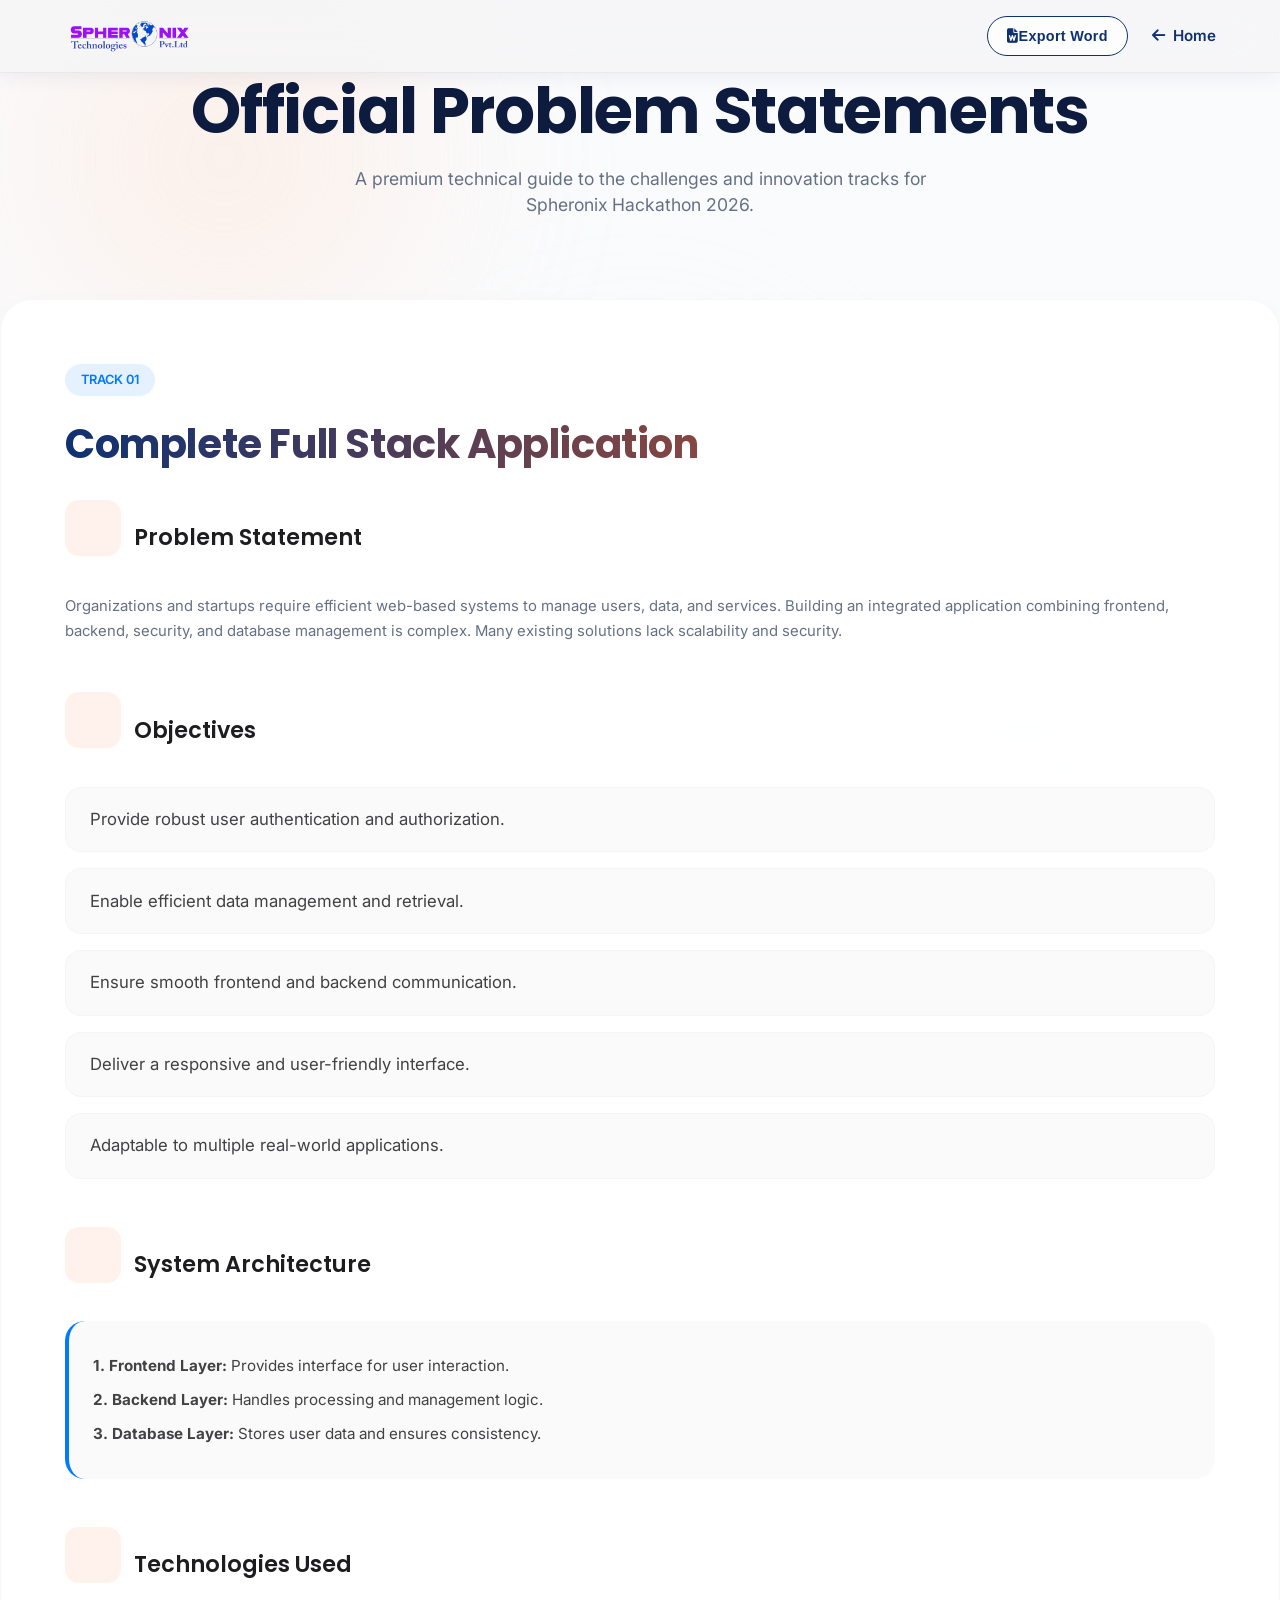
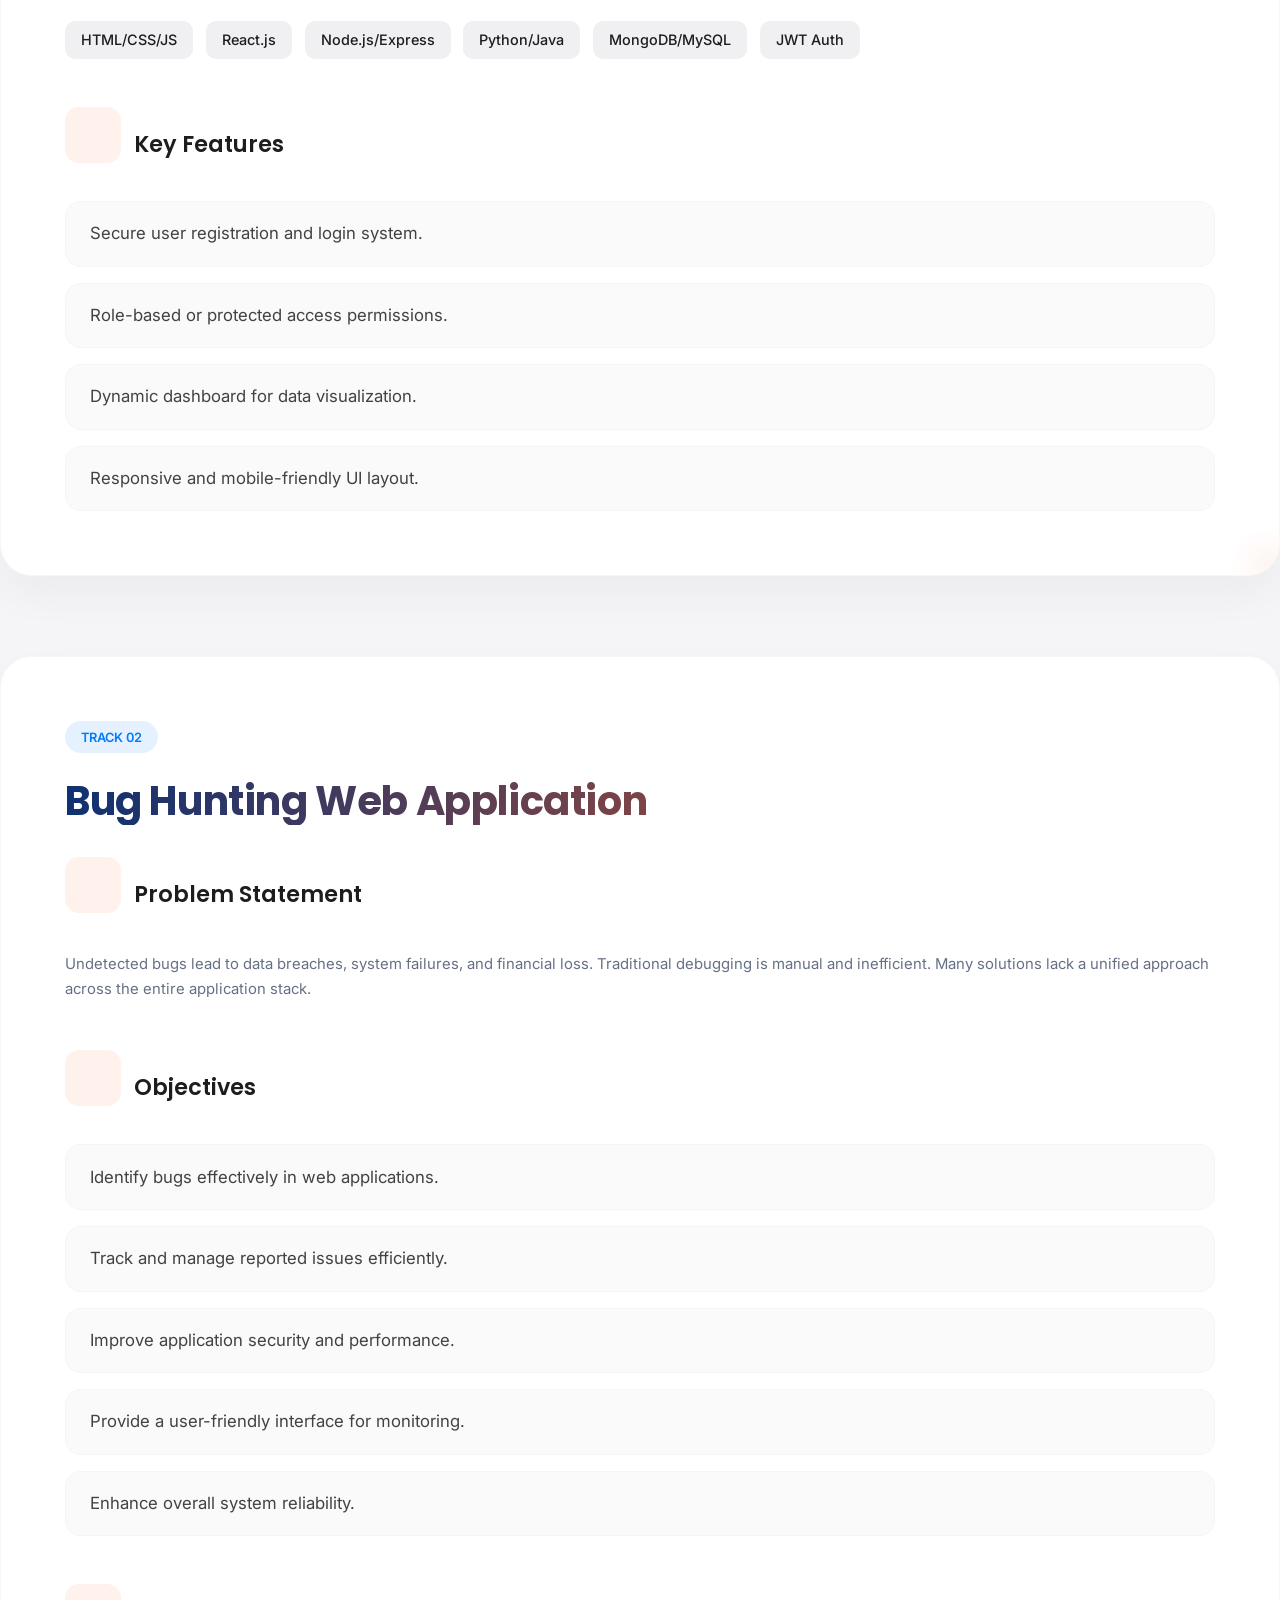
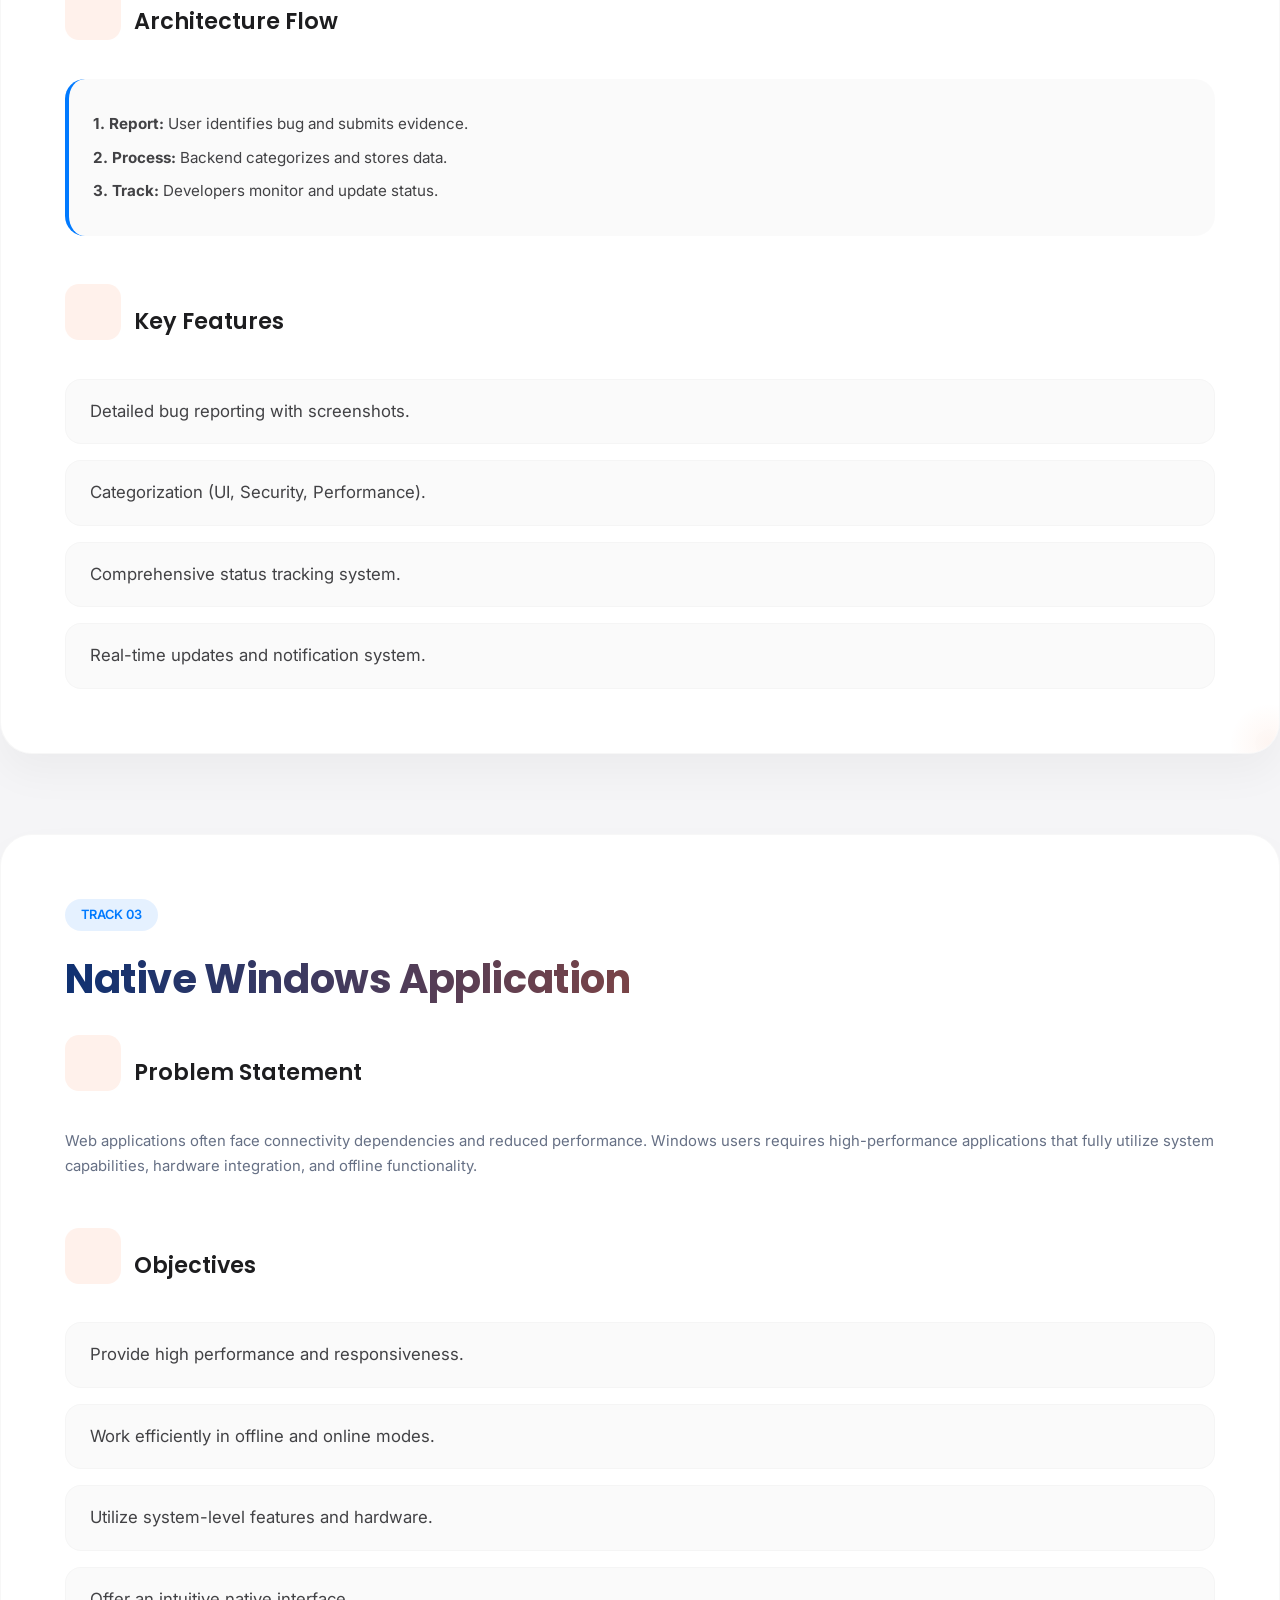
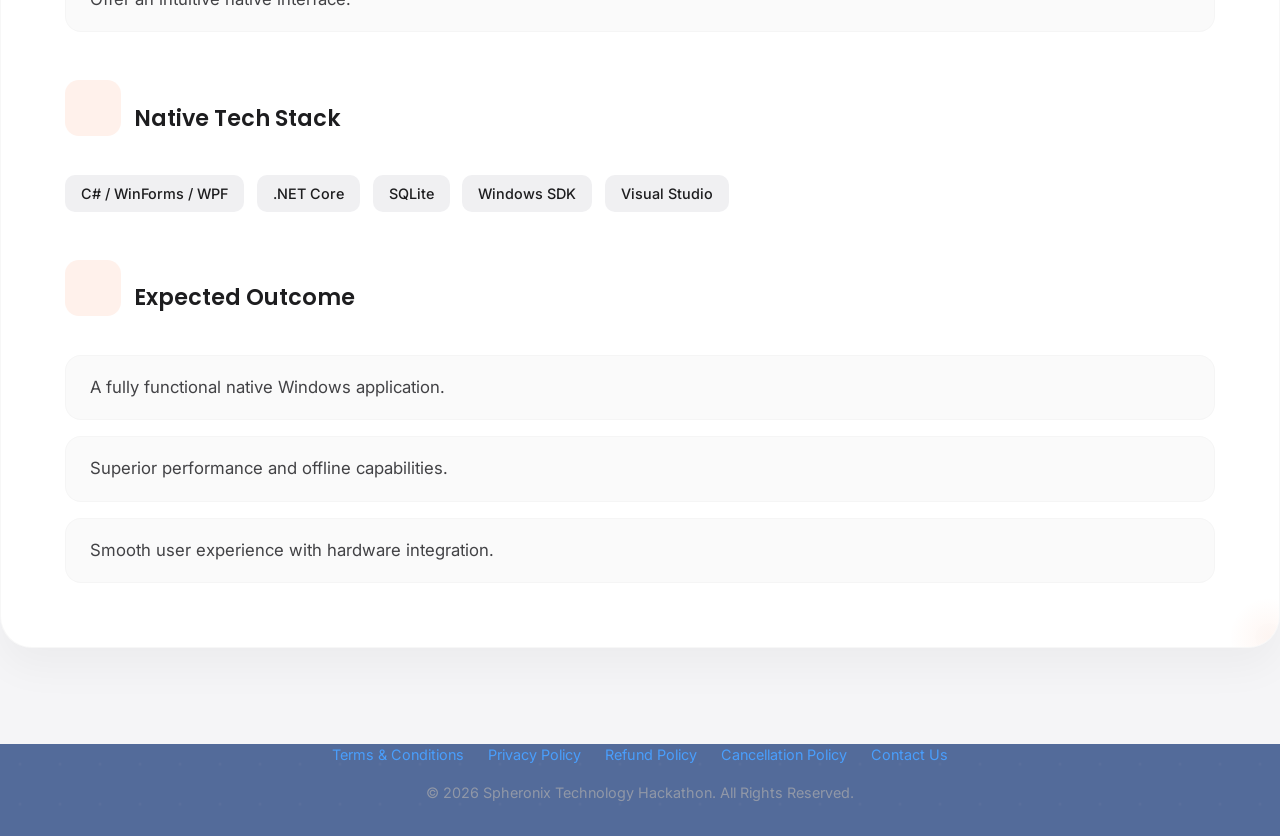
<file: static/problems.html>
<!DOCTYPE html>
<html lang="en">

<head>
    <meta charset="UTF-8">
    <meta name="viewport" content="width=device-width, initial-scale=1.0">
    <title>Problem Statements | Spheronix Hackathon 2026</title>
    <link rel="stylesheet" href="https://cdnjs.cloudflare.com/ajax/libs/font-awesome/6.4.0/css/all.min.css">
    <link rel="stylesheet" href="css/premium.css">
    <style>
        :root {
            --ios-bg: #f5f5f7;
            --ios-card: rgba(255, 255, 255, 0.95);
            --ios-accent: #007aff;
            --ios-text: #1d1d1f;
            --ios-subtext: #86868b;
        }

        body {
            background-color: var(--ios-bg);
            color: var(--ios-text);
            padding: 0;
            margin: 0;
            font-family: 'Inter', -apple-system, BlinkMacSystemFont, sans-serif;
            line-height: 1.5;
            overflow-x: hidden;
        }

        .navbar {
            position: sticky;
            top: 0;
            background: rgba(245, 245, 247, 0.8);
            backdrop-filter: blur(20px);
            padding: 1rem 5%;
            display: flex;
            justify-content: space-between;
            align-items: center;
            z-index: 1000;
            border-bottom: 1px solid rgba(0, 0, 0, 0.05);
        }

        .back-link {
            color: var(--ios-accent);
            text-decoration: none;
            font-weight: 500;
            display: flex;
            align-items: center;
            gap: 0.5rem;
            transition: opacity 0.3s;
        }

        .back-link:hover {
            opacity: 0.7;
        }

        .container {
            max-width: 900px;
            margin: 0 auto;
            padding: 4rem 2rem;
        }

        .hero-header {
            text-align: center;
            margin-bottom: 5rem;
        }

        .hero-header h1 {
            font-size: clamp(2.5rem, 8vw, 4rem);
            letter-spacing: -0.02em;
            margin-bottom: 1rem;
            font-weight: 700;
        }

        .hero-header p {
            color: var(--ios-subtext);
            font-size: 1.25rem;
            max-width: 600px;
            margin: 0 auto;
        }

        .problem-section {
            margin-bottom: 5rem;
            background: var(--ios-card);
            border-radius: 32px;
            padding: 4rem;
            box-shadow: 0 20px 40px rgba(0, 0, 0, 0.04);
            border: 1px solid rgba(0, 0, 0, 0.03);
        }

        .section-tag {
            display: inline-block;
            padding: 0.4rem 1rem;
            background: rgba(0, 122, 255, 0.1);
            color: var(--ios-accent);
            border-radius: 20px;
            font-size: 0.8rem;
            font-weight: 600;
            margin-bottom: 1.5rem;
            text-transform: uppercase;
        }

        h2 {
            font-size: 2.5rem;
            margin-bottom: 2rem;
            font-weight: 700;
            letter-spacing: -0.01em;
        }

        .content-block {
            margin-bottom: 3rem;
        }

        .content-block h3 {
            font-size: 1.4rem;
            margin-bottom: 1.2rem;
            color: var(--ios-text);
            font-weight: 600;
            display: flex;
            align-items: center;
            gap: 0.8rem;
        }

        .content-block h3 i {
            color: var(--ios-accent);
            font-size: 1.1rem;
        }

        .points-grid {
            list-style: none;
            padding: 0;
            display: grid;
            gap: 1rem;
        }

        .points-grid li {
            position: relative;
            padding: 1.2rem 1.5rem;
            background: #fafafa;
            border-radius: 16px;
            color: #424245;
            font-size: 1.05rem;
            border: 1px solid rgba(0, 0, 0, 0.02);
            transition: transform 0.2s;
        }

        .points-grid li:hover {
            transform: scale(1.01);
            background: #fff;
        }

        .tech-tags {
            display: flex;
            flex-wrap: wrap;
            gap: 0.8rem;
            margin-top: 1rem;
        }

        .tech-tag {
            padding: 0.5rem 1rem;
            background: #f0f0f2;
            border-radius: 10px;
            font-size: 0.9rem;
            font-weight: 500;
            color: #1d1d1f;
        }

        .architecture-flow {
            padding: 1.5rem;
            background: rgba(0, 0, 0, 0.02);
            border-radius: 20px;
            border-left: 4px solid var(--ios-accent);
            margin: 1rem 0;
        }

        .architecture-flow p {
            margin: 0.5rem 0;
            font-size: 0.95rem;
            color: #424245;
        }

        .divider {
            height: 1px;
            background: rgba(0, 0, 0, 0.05);
            margin: 3rem 0;
        }

        @media (max-width: 768px) {
            .problem-section {
                padding: 1.5rem;
            }

            h2 {
                font-size: 1.6rem;
            }

            .container {
                padding: 2rem 0.5rem;
            }

            .navbar {
                padding: 0.8rem 3%;
            }

            .hero-header {
                margin-bottom: 3rem;
            }

            .hero-header h1 {
                font-size: 1.8rem;
            }

            .problem-section {
                border-radius: 20px;
            }

            .points-grid li {
                padding: 1rem;
                font-size: 0.95rem;
            }
        }

        @media (max-width: 480px) {
            .problem-section {
                padding: 1rem;
            }

            .back-link span {
                font-size: 0.9rem;
            }
        }
    </style>
</head>

<body>
    <!-- Background Accents -->
    <div class="blob-container">
        <div class="blob blob-1"></div>
        <div class="blob blob-2"></div>
        <div class="blob blob-3"></div>
    </div>

    <nav class="navbar">
        <div class="logo">
            <img src="images/COMPANY LOGO.png" alt="Logo" style="height: 40px; border-radius: 8px;">
        </div>
        <div style="display: flex; gap: 1.5rem; align-items: center;">
            <button onclick="exportToWord()" class="btn-premium"
                style="padding: 0.6rem 1.2rem; font-size: 0.9rem; background: rgba(255, 255, 255, 0.8); color: var(--primary); border: 1px solid var(--primary); box-shadow: none;">
                <i class="fas fa-file-word"></i> Export Word
            </button>
            <a href="./new_landing.html" class="back-link"
                style="color: var(--primary); text-decoration: none; font-weight: 600; font-size: 0.95rem;">
                <i class="fas fa-arrow-left"></i> Home
            </a>
        </div>
    </nav>

    <main class="problem-container">
        <header class="hero-header reveal">
            <h1>Official Problem Statements</h1>
            <p style="color: var(--text-muted); font-size: 1.1rem; max-width: 650px; margin: 0 auto;">A premium
                technical guide to the challenges and innovation tracks for Spheronix Hackathon 2026.</p>
        </header>

        <!-- PROBLEM 1: FULL STACK -->
        <section class="glass-card problem-section reveal" id="fullstack">
            <span class="section-tag">Track 01</span>
            <h2
                style="background: linear-gradient(90deg, var(--primary), var(--secondary)); -webkit-background-clip: text; background-clip: text; -webkit-text-fill-color: transparent;">
                Complete Full Stack Application</h2>

            <div class="content-block">
                <h3><i class=""></i> Problem Statement</h3>
                <p>Organizations and startups require efficient web-based systems to manage users, data, and services.
                    Building an integrated application combining frontend, backend, security, and database management is
                    complex. Many existing solutions lack scalability and security.</p>
            </div>

            <div class="content-block">
                <h3><i class=""></i> Objectives</h3>
                <ul class="points-grid">
                    <li>Provide robust user authentication and authorization.</li>
                    <li>Enable efficient data management and retrieval.</li>
                    <li>Ensure smooth frontend and backend communication.</li>
                    <li>Deliver a responsive and user-friendly interface.</li>
                    <li>Adaptable to multiple real-world applications.</li>
                </ul>
            </div>

            <div class="content-block">
                <h3><i class=""></i> System Architecture</h3>
                <div class="architecture-flow">
                    <p><strong>1. Frontend Layer:</strong> Provides interface for user interaction.</p>
                    <p><strong>2. Backend Layer:</strong> Handles processing and management logic.</p>
                    <p><strong>3. Database Layer:</strong> Stores user data and ensures consistency.</p>
                </div>
            </div>

            <div class="content-block">
                <h3><i class=""></i> Technologies Used</h3>
                <div class="tech-tags">
                    <span class="tech-tag">HTML/CSS/JS</span>
                    <span class="tech-tag">React.js</span>
                    <span class="tech-tag">Node.js/Express</span>
                    <span class="tech-tag">Python/Java</span>
                    <span class="tech-tag">MongoDB/MySQL</span>
                    <span class="tech-tag">JWT Auth</span>
                </div>
            </div>

            <div class="content-block" style="margin-bottom: 0;">
                <h3><i class=""></i> Key Features</h3>
                <ul class="points-grid">
                    <li>Secure user registration and login system.</li>
                    <li>Role-based or protected access permissions.</li>
                    <li>Dynamic dashboard for data visualization.</li>
                    <li>Responsive and mobile-friendly UI layout.</li>
                </ul>
            </div>
        </section>

        <!-- PROBLEM 2: BUG HUNTING -->
        <section class="glass-card problem-section reveal" id="bughunting" style="margin-top: 3rem;">
            <span class="section-tag">Track 02</span>
            <h2
                style="background: linear-gradient(90deg, var(--primary), var(--secondary)); -webkit-background-clip: text; background-clip: text; -webkit-text-fill-color: transparent;">
                Bug Hunting Web Application</h2>

            <div class="content-block">
                <h3><i class=""></i> Problem Statement</h3>
                <p>Undetected bugs lead to data breaches, system failures, and financial loss. Traditional debugging is
                    manual and inefficient. Many solutions lack a unified approach across the entire application stack.
                </p>
            </div>

            <div class="content-block">
                <h3><i class=""></i> Objectives</h3>
                <ul class="points-grid">
                    <li>Identify bugs effectively in web applications.</li>
                    <li>Track and manage reported issues efficiently.</li>
                    <li>Improve application security and performance.</li>
                    <li>Provide a user-friendly interface for monitoring.</li>
                    <li>Enhance overall system reliability.</li>
                </ul>
            </div>

            <div class="content-block">
                <h3><i class=""></i> Architecture Flow</h3>
                <div class="architecture-flow">
                    <p><strong>1. Report:</strong> User identifies bug and submits evidence.</p>
                    <p><strong>2. Process:</strong> Backend categorizes and stores data.</p>
                    <p><strong>3. Track:</strong> Developers monitor and update status.</p>
                </div>
            </div>

            <div class="content-block" style="margin-bottom: 0;">
                <h3><i class=""></i> Key Features</h3>
                <ul class="points-grid">
                    <li>Detailed bug reporting with screenshots.</li>
                    <li>Categorization (UI, Security, Performance).</li>
                    <li>Comprehensive status tracking system.</li>
                    <li>Real-time updates and notification system.</li>
                </ul>
            </div>
        </section>

        <!-- PROBLEM 3: NATIVE WINDOWS -->
        <section class="glass-card problem-section reveal" id="nativeapps" style="margin-top: 3rem;">
            <span class="section-tag">Track 03</span>
            <h2
                style="background: linear-gradient(90deg, var(--primary), var(--secondary)); -webkit-background-clip: text; background-clip: text; -webkit-text-fill-color: transparent;">
                Native Windows Application</h2>

            <div class="content-block">
                <h3><i class=""></i> Problem Statement</h3>
                <p>Web applications often face connectivity dependencies and reduced performance. Windows users requires
                    high-performance applications that fully utilize system capabilities, hardware integration, and
                    offline functionality.</p>
            </div>

            <div class="content-block">
                <h3><i class=""></i> Objectives</h3>
                <ul class="points-grid">
                    <li>Provide high performance and responsiveness.</li>
                    <li>Work efficiently in offline and online modes.</li>
                    <li>Utilize system-level features and hardware.</li>
                    <li>Offer an intuitive native interface.</li>
                </ul>
            </div>

            <div class="content-block">
                <h3><i class=""></i> Native Tech Stack</h3>
                <div class="tech-tags">
                    <span class="tech-tag">C# / WinForms / WPF</span>
                    <span class="tech-tag">.NET Core</span>
                    <span class="tech-tag">SQLite</span>
                    <span class="tech-tag">Windows SDK</span>
                    <span class="tech-tag">Visual Studio</span>
                </div>
            </div>

            <div class="content-block" style="margin-bottom: 0;">
                <h3><i class=""></i> Expected Outcome</h3>
                <ul class="points-grid">
                    <li>A fully functional native Windows application.</li>
                    <li>Superior performance and offline capabilities.</li>
                    <li>Smooth user experience with hardware integration.</li>
                </ul>
            </div>
        </section>

        <footer
            style="text-align: center; color: var(--text-muted); margin-top: 6rem; padding-bottom: 2rem; font-size: 0.9rem; opacity: 0.7;">
            <div style="margin-bottom: 1rem; display: flex; justify-content: center; gap: 1.5rem; flex-wrap: wrap;">
                <a href="terms-and-conditions.html" style="color: var(--ios-accent); text-decoration: none;">Terms &
                    Conditions</a>
                <a href="privacy-policy.html" style="color: var(--ios-accent); text-decoration: none;">Privacy
                    Policy</a>
                <a href="refund-policy.html" style="color: var(--ios-accent); text-decoration: none;">Refund Policy</a>
                <a href="cancellation-policy.html" style="color: var(--ios-accent); text-decoration: none;">Cancellation
                    Policy</a>
                <a href="contact.html" style="color: var(--ios-accent); text-decoration: none;">Contact Us</a>
            </div>
            <p>&copy; 2026 Spheronix Technology Hackathon. All Rights Reserved.</p>
        </footer>
    </main>

    <script>
        async function exportToWord() {
            const btn = document.querySelector('button[onclick="exportToWord()"]');
            const originalContent = btn.innerHTML;

            try {
                btn.innerHTML = '<i class="fas fa-spinner fa-spin"></i> Exporting...';
                btn.disabled = true;

                const response = await fetch('/api/exports/problems/word');
                if (!response.ok) throw new Error('Export failed');

                const blob = await response.blob();
                const url = window.URL.createObjectURL(blob);
                const a = document.createElement('a');
                a.style.display = 'none';
                a.href = url;
                a.download = 'Spheronix_Hackathon_2026_Problem_Statements.docx';
                document.body.appendChild(a);
                a.click();
                window.URL.revokeObjectURL(url);

                btn.innerHTML = '<i class="fas fa-check"></i> Exported!';
                setTimeout(() => {
                    btn.innerHTML = originalContent;
                    btn.disabled = false;
                }, 3000);
            } catch (error) {
                console.error('Export error:', error);
                alert('Failed to export problem statements. Please try again.');
                btn.innerHTML = originalContent;
                btn.disabled = false;
            }
        }
    </script>
    <script src="js/premium.js"></script>
</body>

</html>
</file>
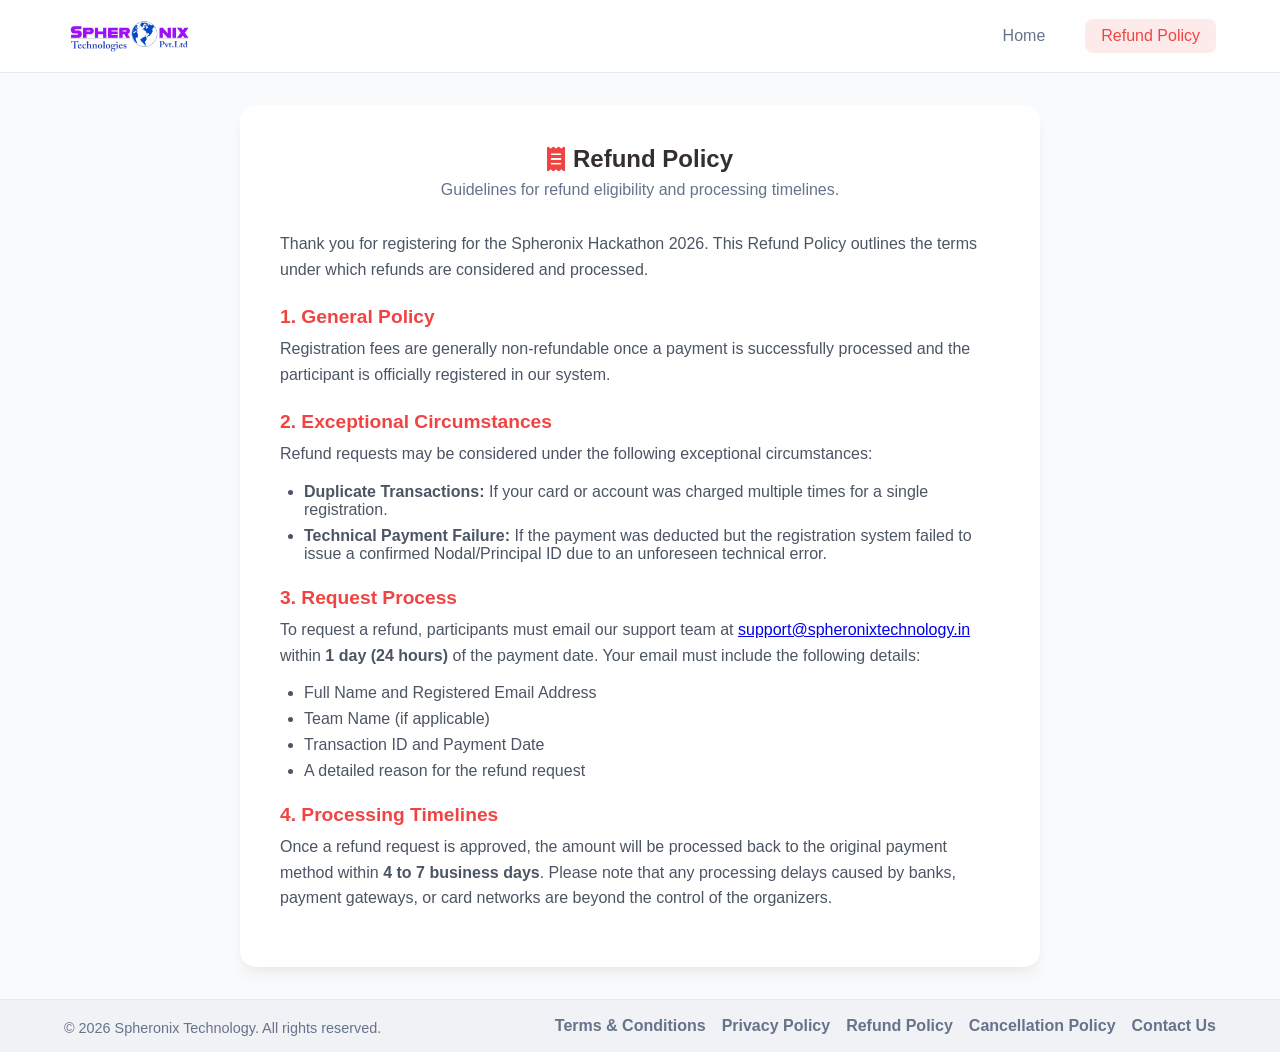
<file: static/refund-policy.html>
<!DOCTYPE html>
<html lang="en">

<head>
    <meta charset="UTF-8">
    <meta name="viewport" content="width=device-width, initial-scale=1.0">
    <title>Refund Policy - Spheronix Hackathon</title>
    <link rel="stylesheet" href="css/style.css?v=20260310-1">
    <link rel="stylesheet" href="https://cdnjs.cloudflare.com/ajax/libs/font-awesome/6.4.0/css/all.min.css">
    <style>
        .instructions-content h3 {
            color: var(--primary-color);
            margin-top: 1.5rem;
            margin-bottom: 0.5rem;
            font-size: 1.2rem;
        }

        .instructions-content p {
            margin-bottom: 1rem;
            line-height: 1.6;
            color: #4b5563;
        }

        .instructions-content ul {
            margin-bottom: 1rem;
            padding-left: 1.5rem;
            color: #4b5563;
        }

        .instructions-content li {
            margin-bottom: 0.5rem;
        }
    </style>
</head>

<body>
    <nav class="navbar">
        <div class="logo">
            <img src="images/COMPANY LOGO.png" alt="Logo" style="height: 40px; border-radius: 8px;">
        </div>
        <div class="nav-links">
            <a href="new_landing.html">Home</a>
            <a href="refund-policy.html" class="active">Refund Policy</a>
        </div>
    </nav>

    <div class="container">
        <section class="view active">
            <div class="card card-large">
                <div class="step-header">
                    <h2><i class="fas fa-receipt"></i> Refund Policy</h2>
                    <p>Guidelines for refund eligibility and processing timelines.</p>
                </div>

                <div class="instructions-content" style="text-align: left;">
                    <p>Thank you for registering for the Spheronix Hackathon 2026. This Refund Policy outlines the terms
                        under which refunds are considered and processed.</p>

                    <h3>1. General Policy</h3>
                    <p>Registration fees are generally non-refundable once a payment is successfully processed and the
                        participant is officially registered in our system.</p>

                    <h3>2. Exceptional Circumstances</h3>
                    <p>Refund requests may be considered under the following exceptional circumstances:</p>
                    <ul>
                        <li><strong>Duplicate Transactions:</strong> If your card or account was charged multiple times
                            for a single registration.</li>
                        <li><strong>Technical Payment Failure:</strong> If the payment was deducted but the registration
                            system failed to issue a confirmed Nodal/Principal ID due to an unforeseen technical error.
                        </li>
                    </ul>

                    <h3>3. Request Process</h3>
                    <p>To request a refund, participants must email our support team at <a
                            href="mailto:support@spheronixtechnology.in">support@spheronixtechnology.in</a> within
                        <strong>1
                            day (24 hours)</strong> of the payment date. Your email must include the following details:
                    </p>
                    <ul>
                        <li>Full Name and Registered Email Address</li>
                        <li>Team Name (if applicable)</li>
                        <li>Transaction ID and Payment Date</li>
                        <li>A detailed reason for the refund request</li>
                    </ul>

                    <h3>4. Processing Timelines</h3>
                    <p>Once a refund request is approved, the amount will be processed back to the original payment
                        method within <strong>4 to 7 business days</strong>. Please note that any processing delays
                        caused by banks, payment gateways, or card networks are beyond the control of the organizers.
                    </p>
                </div>
            </div>
        </section>
    </div>

    <footer class="site-footer">
        <div class="footer-inner">
            <div class="footer-left">
                <p class="footer-note">© 2026 Spheronix Technology. All rights reserved.</p>
            </div>
            <div class="footer-links">
                <a href="terms-and-conditions.html" class="footer-link">Terms & Conditions</a>
                <a href="privacy-policy.html" class="footer-link">Privacy Policy</a>
                <a href="refund-policy.html" class="footer-link">Refund Policy</a>
                <a href="cancellation-policy.html" class="footer-link">Cancellation Policy</a>
                <a href="contact.html" class="footer-link">Contact Us</a>
            </div>
        </div>
    </footer>
</body>

</html>
</file>
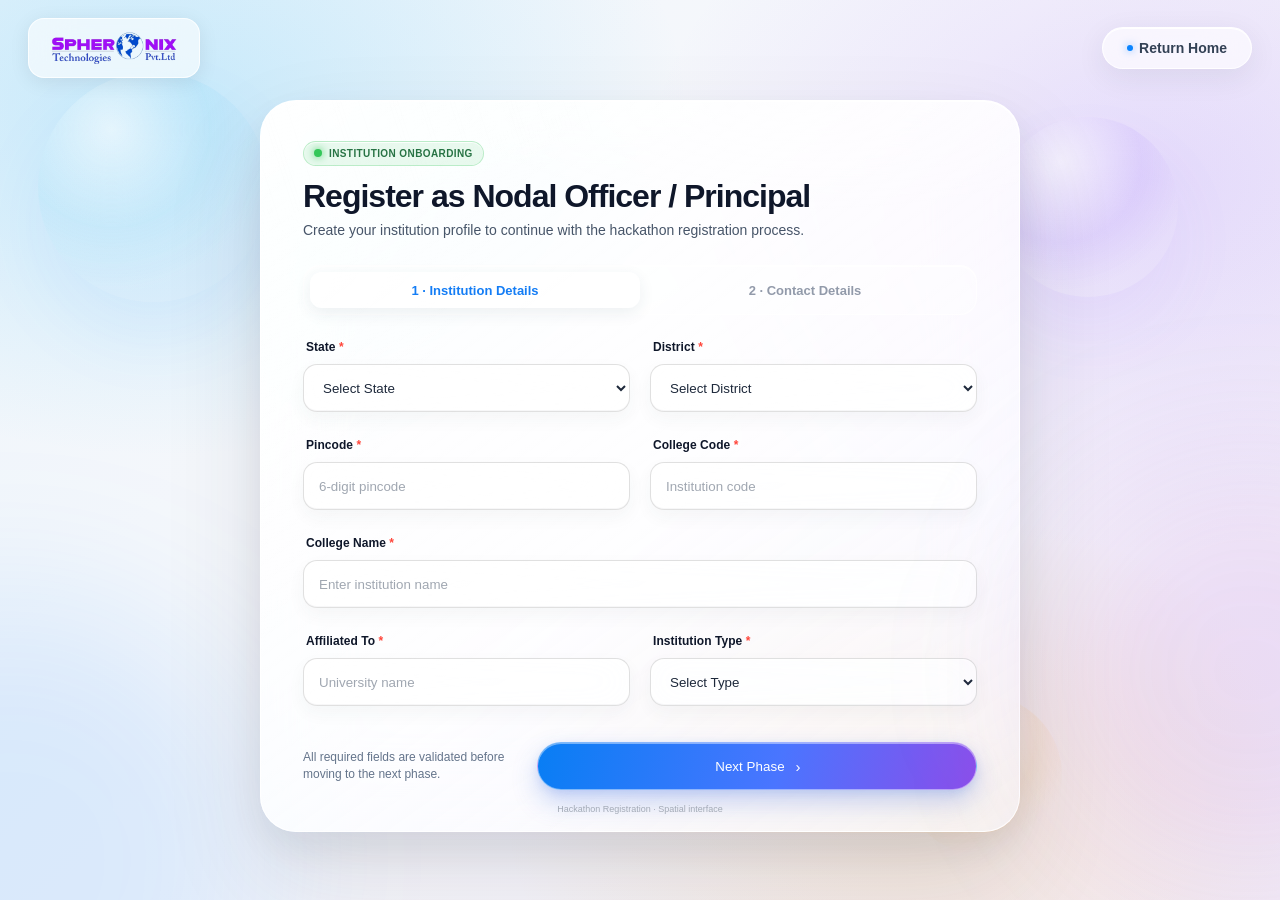
<file: static/register.html>
<!DOCTYPE html>
<html lang="en">

<head>
    <meta charset="UTF-8">
    <meta name="viewport" content="width=device-width, initial-scale=1.0">
    <title>Nodal Officer Registration | Spheronix Hackathon</title>
    <link rel="stylesheet" href="https://cdnjs.cloudflare.com/ajax/libs/font-awesome/6.4.0/css/all.min.css">
    <style>
        :root {
            --ink: #172033;
            --muted: #687386;
            --blue: #0a84ff;
            --blue2: #5ac8fa;
            --violet: #8e5cff;
            --glass: rgba(255, 255, 255, .48);
            --glass2: rgba(255, 255, 255, .68);
            --stroke: rgba(255, 255, 255, .78);
            --hairline: rgba(28, 39, 58, .10);
            --danger: #ff453a;
        }

        * {
            box-sizing: border-box
        }

        html,
        body {
            margin: 0;
            min-height: 100%;
            font-family: -apple-system, BlinkMacSystemFont, "SF Pro Display", "SF Pro Text", "Helvetica Neue", Arial, sans-serif;
            color: var(--ink)
        }

        body {
            min-height: 100vh;
            overflow-x: hidden;
            display: flex;
            align-items: center;
            justify-content: center;
            padding: 34px;
            background:
                radial-gradient(900px 600px at 13% 12%, rgba(90, 200, 250, .28), transparent 58%),
                radial-gradient(850px 620px at 90% 20%, rgba(142, 92, 255, .18), transparent 60%),
                radial-gradient(700px 500px at 72% 90%, rgba(255, 159, 10, .13), transparent 60%),
                linear-gradient(135deg, #edf5fb 0%, #f8f8fb 48%, #f2edf8 100%);
            position: relative;
        }

        body:before {
            content: "";
            position: fixed;
            width: 520px;
            height: 520px;
            left: -250px;
            bottom: -220px;
            border-radius: 50%;
            background: rgba(10, 132, 255, .12);
            filter: blur(80px);
            pointer-events: none;
        }

        body:after {
            content: "";
            position: fixed;
            width: 420px;
            height: 420px;
            right: -180px;
            bottom: 20px;
            border-radius: 50%;
            background: rgba(175, 82, 222, .12);
            filter: blur(80px);
            pointer-events: none;
        }

        .scene {
            width: min(1200px, 100%);
            min-height: 720px;
            position: relative;
            display: grid;
            place-items: center;
            perspective: 1400px;
        }

        /* Spatial floating background windows */
        .orb {
            position: absolute;
            border-radius: 50%;
            filter: blur(.2px);
            pointer-events: none;
            transform-style: preserve-3d;
        }

        .orb.one {
            width: 230px;
            height: 230px;
            left: 3%;
            top: 8%;
            background: radial-gradient(circle at 32% 25%, rgba(255, 255, 255, .9), rgba(90, 200, 250, .20) 42%, rgba(10, 132, 255, .05) 70%);
            box-shadow: 0 35px 80px rgba(10, 132, 255, .12);
        }

        .orb.two {
            width: 180px;
            height: 180px;
            right: 8%;
            top: 13%;
            background: radial-gradient(circle at 35% 25%, rgba(255, 255, 255, .9), rgba(142, 92, 255, .18) 45%, transparent 72%);
            box-shadow: 0 35px 70px rgba(142, 92, 255, .13);
        }

        .orb.three {
            width: 160px;
            height: 160px;
            right: 17%;
            bottom: 5%;
            background: radial-gradient(circle at 35% 25%, rgba(255, 255, 255, .85), rgba(255, 159, 10, .14) 50%, transparent 75%);
        }

        .topbar {
            position: fixed;
            top: 18px;
            left: 28px;
            right: 28px;
            display: flex;
            align-items: center;
            justify-content: space-between;
            z-index: 1000;
        }

        .brand {
            display: flex;
            align-items: center;
            padding: 8px 16px;
            background: rgba(255, 255, 255, .6);
            border: 1px solid rgba(255, 255, 255, .8);
            border-radius: 16px;
            box-shadow: 0 4px 20px rgba(0, 0, 0, 0.08);
            backdrop-filter: blur(20px);
            -webkit-backdrop-filter: blur(20px);
            transition: .3s ease;
            text-decoration: none;
        }

        .brand:hover {
            background: rgba(255, 255, 255, .85);
            transform: translateY(-2px);
            box-shadow: 0 8px 25px rgba(0, 0, 0, 0.12);
        }

        .brand img {
            height: 42px;
            border-radius: 8px;
            object-fit: contain;
        }

        .status {
            padding: 12px 24px;
            border: 1px solid rgba(255, 255, 255, .9);
            border-radius: 999px;
            background: rgba(255, 255, 255, .65);
            backdrop-filter: blur(24px) saturate(150%);
            -webkit-backdrop-filter: blur(24px) saturate(150%);
            font-size: 14px;
            font-weight: 650;
            color: #334155;
            box-shadow: 0 8px 30px rgba(40, 50, 70, .08), inset 0 1px rgba(255, 255, 255, 1);
            text-decoration: none;
            display: flex;
            align-items: center;
            transition: .3s ease;
        }

        .status:hover {
            background: rgba(255, 255, 255, .85);
            transform: translateY(-2px);
            box-shadow: 0 12px 35px rgba(40, 50, 70, .12), inset 0 1px rgba(255, 255, 255, 1);
        }

        .status i {
            display: inline-block;
            width: 6px;
            height: 6px;
            border-radius: 50%;
            background: #34c759;
            box-shadow: 0 0 8px rgba(52, 199, 89, .6);
            margin-right: 6px;
        }

        /* Main spatial glass panel */
        .panel {
            width: min(760px, 100%);
            margin-top: 32px;
            padding: 40px 42px 41px;
            border: 1px solid rgba(255, 255, 255, 0.95);
            border-radius: 36px;
            background:
                linear-gradient(145deg, rgba(255, 255, 255, .95), rgba(255, 255, 255, .80) 55%, rgba(245, 248, 255, .70));
            backdrop-filter: blur(40px) saturate(200%);
            -webkit-backdrop-filter: blur(40px) saturate(200%);
            box-shadow:
                0 45px 100px rgba(39, 50, 75, .12),
                0 16px 40px rgba(39, 50, 75, .08),
                inset 0 1px 0 rgba(255, 255, 255, 1);
            transform: translateZ(0);
            transition: transform .45s cubic-bezier(.2, .8, .2, 1), box-shadow .45s;
            pointer-events: all;
            -webkit-font-smoothing: antialiased;
            -moz-osx-font-smoothing: grayscale;
            transform-style: preserve-3d;
            overflow: hidden;
        }

        .panel:before {
            content: "";
            position: absolute;
            inset: 0;
            background:
                linear-gradient(120deg, rgba(255, 255, 255, .55), transparent 27%),
                radial-gradient(500px 160px at 70% 0%, rgba(255, 255, 255, .38), transparent 70%);
            pointer-events: none;
        }

        .panel:after {
            content: "";
            position: absolute;
            top: -120px;
            left: -30%;
            width: 70%;
            height: 240px;
            transform: rotate(-18deg);
            background: linear-gradient(90deg, transparent, rgba(255, 255, 255, .25), transparent);
            filter: blur(10px);
            pointer-events: none;
        }

        .panel:hover {
            border-color: rgba(255, 255, 255, 1);
            box-shadow:
                0 60px 140px rgba(10, 132, 255, 0.18),
                0 40px 100px rgba(175, 82, 222, 0.15),
                0 20px 60px rgba(255, 45, 85, 0.12),
                0 10px 40px rgba(50, 65, 90, 0.15),
                inset 0 2px 0 rgba(255, 255, 255, 1),
                inset 0 -1px 0 rgba(255, 255, 255, 0.3);
        }

        .content {
            position: relative;
            z-index: 2
        }

        .eyebrow {
            display: inline-flex;
            align-items: center;
            gap: 7px;
            padding: 6px 10px;
            border-radius: 999px;
            background: rgba(52, 199, 89, 0.1);
            border: 1px solid rgba(52, 199, 89, 0.25);
            color: #277344;
            font-size: 10px;
            font-weight: 700;
            letter-spacing: .4px;
            text-transform: uppercase;
            box-shadow: inset 0 1px rgba(255, 255, 255, .8);
            animation: eyebrowPulse 3s infinite;
        }

        @keyframes eyebrowPulse {

            0%,
            100% {
                background: rgba(52, 199, 89, 0.08);
                border-color: rgba(52, 199, 89, 0.2);
                box-shadow: inset 0 1px rgba(255, 255, 255, .8), 0 0 0 rgba(52, 199, 89, 0);
            }

            50% {
                background: rgba(52, 199, 89, 0.18);
                border-color: rgba(52, 199, 89, 0.4);
                box-shadow: inset 0 1px rgba(255, 255, 255, .8), 0 0 12px rgba(52, 199, 89, 0.2);
            }
        }

        .eyebrow b {
            width: 8px;
            height: 8px;
            border-radius: 50%;
            background: #34c759;
            box-shadow: 0 0 8px #34c759;
            animation: dotBlink 1.5s infinite;
        }

        @keyframes dotBlink {

            0%,
            100% {
                opacity: 1;
                transform: scale(1);
            }

            50% {
                opacity: 0.4;
                transform: scale(0.85);
            }
        }

        h1 {
            margin: 13px 0 5px;
            font-size: 32px;
            line-height: 1.12;
            letter-spacing: -1px;
            font-weight: 800;
            color: #0f172a;
        }

        .subtitle {
            margin: 0 0 24px;
            font-size: 14px;
            line-height: 1.55;
            color: #475569;
            font-weight: 500;
        }

        /* Spatial step navigation */
        .steps {
            display: flex;
            align-items: center;
            gap: 0;
            margin-bottom: 25px;
            padding: 6px;
            border: 1px solid rgba(255, 255, 255, .68);
            background: rgba(255, 255, 255, .30);
            border-radius: 17px;
            box-shadow: inset 0 1px rgba(255, 255, 255, .8);
        }

        .step {
            flex: 1;
            text-align: center;
            height: 36px;
            display: flex;
            align-items: center;
            justify-content: center;
            border-radius: 12px;
            font-size: 13px;
            font-weight: 650;
            color: #929aaa;
            transition: .3s;
        }

        .step.active {
            color: #147df5;
            background: rgba(255, 255, 255, .70);
            box-shadow: 0 5px 16px rgba(40, 60, 90, .08), inset 0 1px #fff;
        }

        .step.done {
            color: #4f647d
        }

        /* Form layout */
        .form-grid {
            display: grid;
            grid-template-columns: 1fr 1fr;
            gap: 26px 20px;
        }

        .field {
            display: flex;
            flex-direction: column;
            gap: 10px;
            margin-bottom: 24px;
        }

        .form-grid .field {
            margin-bottom: 0;
        }

        .field.full {
            grid-column: 1/-1
        }

        label {
            padding-left: 3px;
            font-size: 12px;
            font-weight: 700;
            color: #0f172a;
            letter-spacing: .05px;
        }

        .req {
            color: var(--danger)
        }

        .required {
            color: var(--danger)
        }

        .control {
            position: relative;
        }

        input,
        select {
            width: 100%;
            height: 48px;
            border: 1px solid rgba(0, 0, 0, .12);
            outline: none;
            border-radius: 14px;
            padding: 0 15px;
            color: #1e293b;
            font: 500 14px inherit;
            background: rgba(255, 255, 255, 0.7);
            backdrop-filter: blur(18px);
            -webkit-backdrop-filter: blur(18px);
            box-shadow:
                0 7px 18px rgba(50, 60, 80, .045),
                inset 0 1px rgba(255, 255, 255, .9),
                inset 0 -1px rgba(30, 45, 65, .035);
            transition: .24s cubic-bezier(.2, .8, .2, 1);
        }

        select {
            cursor: pointer
        }

        input::placeholder {
            color: #a0a7b1
        }

        input:hover,
        select:hover {
            transform: translateY(-1px);
            background: rgba(255, 255, 255, .65);
            border-color: rgba(255, 255, 255, .95);
        }

        input:focus,
        select:focus {
            transform: translateY(-2px);
            background: rgba(255, 255, 255, .80);
            border-color: rgba(10, 132, 255, .45);
            box-shadow:
                0 10px 25px rgba(10, 132, 255, .08),
                0 0 0 3px rgba(10, 132, 255, .08),
                inset 0 1px rgba(255, 255, 255, .98);
        }

        .field.error input,
        .field.error select {
            border-color: rgba(255, 69, 58, .55);
            box-shadow: 0 0 0 3px rgba(255, 69, 58, .07);
        }

        .error-text {
            display: none;
            color: var(--danger);
            padding-left: 3px;
            font-size: 12px;
        }

        .field.error .error-text {
            display: block
        }

        .status-msg {
            font-size: 13px;
            padding: 8px 12px;
            display: inline-block;
            margin-top: 8px;
            margin-bottom: 5px;
            border-radius: 10px;
            background: rgba(255, 255, 255, 0.6);
            border: 1px solid rgba(255, 255, 255, 0.8);
            backdrop-filter: blur(10px);
            color: #475569;
            font-weight: 500;
        }

        .status-msg:empty {
            display: none;
        }

        .status-msg.error {
            background: rgba(255, 69, 58, 0.15);
            border-color: rgba(255, 69, 58, 0.3);
            color: #d92d20;
        }

        .status-msg.success {
            background: rgba(52, 199, 89, 0.15);
            border-color: rgba(52, 199, 89, 0.3);
            color: #277344;
        }

        .unique-error {
            display: none;
        }

        /* Input with button for verify email */
        .input-with-button {
            display: flex;
            gap: 8px;
        }

        .input-with-button input {
            flex: 1;
        }

        .btn-verify {
            height: 48px;
            padding: 0 18px;
            border: 1px solid rgba(10, 132, 255, .3);
            border-radius: 14px;
            background: rgba(10, 132, 255, .1);
            color: var(--blue);
            font: 600 13px inherit;
            cursor: pointer;
            transition: .25s;
        }

        .btn-verify:hover {
            background: rgba(10, 132, 255, .15);
            transform: translateY(-1px);
        }

        /* Footer / action */
        .footer {
            display: flex;
            flex-direction: row;
            justify-content: space-between;
            align-items: center;
            gap: 20px;
            margin-top: 40px;
        }

        .helper {
            color: #64748b;
            font-size: 12px;
            line-height: 1.4;
            max-width: 300px;
        }

        .next {
            height: 48px;
            padding: 0 24px 0 26px;
            border: 1px solid rgba(255, 255, 255, .45);
            border-radius: 999px;
            color: white;
            font: 700 14px inherit;
            letter-spacing: .05px;
            cursor: pointer;
            background: linear-gradient(105deg, #087ef4, #4a75ff 55%, #8b4eea);
            box-shadow:
                0 12px 26px rgba(56, 103, 225, .27),
                0 3px 8px rgba(56, 103, 225, .12),
                inset 0 1px rgba(255, 255, 255, .42);
            transition: .25s;
        }

        .next:hover {
            transform: translateY(-2px) scale(1.015);
            box-shadow: 0 16px 32px rgba(56, 103, 225, .34), inset 0 1px rgba(255, 255, 255, .48);
        }

        .next:active {
            transform: translateY(0) scale(.99)
        }

        .next span {
            font-size: 15px;
            vertical-align: -1px;
            margin-left: 7px
        }

        .btn-back {
            height: 48px;
            padding: 0 24px;
            border: 1px solid rgba(0, 0, 0, .15);
            border-radius: 999px;
            background: rgba(255, 255, 255, .6);
            color: #334155;
            font: 600 14px inherit;
            cursor: pointer;
            transition: .25s;
        }

        .btn-back:hover {
            background: rgba(255, 255, 255, .6);
        }

        .success {
            display: none;
            margin-top: 17px;
            padding: 12px 14px;
            border-radius: 15px;
            background: rgba(52, 199, 89, .10);
            border: 1px solid rgba(52, 199, 89, .18);
            color: #277344;
            font-size: 10px;
        }

        .success.show {
            display: block;
            animation: appear .35s ease
        }

        @keyframes appear {
            from {
                opacity: 0;
                transform: translateY(6px)
            }

            to {
                opacity: 1;
                transform: none
            }
        }

        .bottom-note {
            position: absolute;
            bottom: 18px;
            left: 50%;
            transform: translateX(-50%);
            color: #87909d;
            font-size: 9px;
            white-space: nowrap;
            opacity: .72;
        }

        h3.section-title {
            grid-column: 1 / -1;
            font-size: 18px;
            margin-top: 28px;
            margin-bottom: 8px;
            color: var(--ink);
            border-bottom: 1px solid rgba(0, 0, 0, 0.08);
            padding-bottom: 12px;
        }

        @media(max-width:700px) {
            body {
                padding: 15px;
            }

            .scene {
                min-height: auto;
                padding: 65px 0 50px;
            }

            .topbar {
                top: 10px;
                left: 15px;
                right: 15px;
            }

            .brand {
                padding: 6px 12px;
            }

            .brand img {
                height: 32px;
            }

            .status {
                padding: 8px 16px;
                font-size: 12px;
            }

            .orb {
                transform: scale(0.5);
                transform-origin: center;
            }

            .panel {
                margin-top: 20px;
                padding: 25px 20px 23px;
                border-radius: 28px;
            }

            h1 {
                font-size: 26px;
            }

            .form-grid {
                grid-template-columns: 1fr;
            }

            .field.full {
                grid-column: auto;
            }

            .footer {
                align-items: flex-end;
                flex-direction: column-reverse;
                gap: 10px;
            }
        }

        .btn-back,
        .next {
            width: 100%;
            text-align: center;
        }

        .orb {
            opacity: .55
        }

        h3.section-title {
            grid-column: auto;
        }


        @media(prefers-reduced-motion:no-preference) {
            .orb.one {
                animation: float1 8s ease-in-out infinite
            }

            .orb.two {
                animation: float2 10s ease-in-out infinite
            }

            .orb.three {
                animation: float1 11s ease-in-out infinite reverse
            }
        }

        @keyframes float1 {
            50% {
                transform: translate3d(0, -16px, 30px)
            }
        }

        @keyframes float2 {
            50% {
                transform: translate3d(-12px, 12px, 20px)
            }
        }
    </style>
</head>

<body>
    <div class="orb one"></div>
    <div class="orb two"></div>
    <div class="orb three"></div>

    <div class="topbar">
        <a href="new_landing.html" class="brand">
            <img src="images/COMPANY LOGO.png" alt="Hackathon Portal">
        </a>
        <a href="new_landing.html" class="status"><i
                style="background:var(--blue);box-shadow:0 0 8px rgba(10,132,255,.6)"></i>Return Home</a>
    </div>

    <div class="scene" id="scene">
        <section class="panel" id="panel">
            <div class="content" id="form-content">
                <div class="eyebrow"><b></b> Institution onboarding</div>
                <h1>Register as Nodal Officer / Principal</h1>
                <p class="subtitle">Create your institution profile to continue with the hackathon registration process.
                </p>

                <div class="steps">
                    <div class="step active" id="step-indicator-1">1 · Institution Details</div>
                    <div class="step" id="step-indicator-2">2 · Contact Details</div>
                </div>

                <form id="nodalRegistrationForm" novalidate>

                    <!-- PHASE 1 -->
                    <div id="phase-1" class="form-grid">
                        <div class="field" data-field="state">
                            <label>State <span class="required">*</span></label>
                            <select id="state" name="state" required>
                                <option value="">Select State</option>
                            </select>
                        </div>

                        <div class="field" data-field="district">
                            <label>District <span class="required">*</span></label>
                            <select id="district" name="district" required>
                                <option value="">Select District</option>
                            </select>
                        </div>

                        <div class="field" data-field="pincode">
                            <label>Pincode <span class="required">*</span></label>
                            <input id="pincode" name="pincode" inputmode="numeric" maxlength="6" pattern="\d{6}"
                                placeholder="6-digit pincode" required>
                        </div>

                        <div class="field" data-field="collegeCode">
                            <label>College Code <span class="required">*</span></label>
                            <input id="collegeCode" name="collegeCode" placeholder="Institution code" required
                                class="uppercase-input">
                        </div>

                        <div class="field full" data-field="collegeName">
                            <label>College Name <span class="required">*</span></label>
                            <input id="collegeName" name="collegeName" placeholder="Enter institution name" required
                                class="uppercase-input">
                        </div>

                        <div class="field" data-field="affiliatedTo">
                            <label>Affiliated To <span class="required">*</span></label>
                            <input id="affiliatedTo" name="affiliatedTo" placeholder="University name" required
                                class="uppercase-input">
                        </div>

                        <div class="field" data-field="institutionType">
                            <label>Institution Type <span class="required">*</span></label>
                            <select id="institutionType" name="institutionType" required>
                                <option value="">Select Type</option>
                                <option value="Autonomous">Autonomous</option>
                                <option value="Non-Autonomous">Non-Autonomous</option>
                            </select>
                        </div>

                        <div class="field full footer" style="margin-top: 10px;">
                            <div class="helper">All required fields are validated before moving to the next phase.</div>
                            <button class="next" type="button" id="btn-next">Next Phase <span>›</span></button>
                        </div>
                    </div>

                    <!-- PHASE 2 -->
                    <div id="phase-2" class="form-grid" style="display: none;">

                        <h3 class="section-title">Registration Category</h3>
                        <div class="field full">
                            <label>Category <span class="required">*</span></label>
                            <select id="category" name="category" required>
                                <option value="">Select Category</option>
                                <option value="B.Tech">B.Tech</option>
                                <option value="M.Tech">M.Tech</option>
                                <option value="Degree">Degree</option>
                                <option value="MBA">MBA</option>
                                <option value="MCA">MCA</option>
                                <option value="Pharmacy">Pharmacy</option>
                                <option value="Diploma / Polytechnic">Diploma / Polytechnic</option>
                                <option value="Others">Others</option>
                            </select>
                        </div>
                        <div class="field full" id="specifyCategoryGroup" style="display: none;">
                            <label>Specify Category <span class="required">*</span></label>
                            <input type="text" id="specifyCategory" name="specifyCategory" class="uppercase-input">
                        </div>

                        <h3 class="section-title">Principal Information</h3>
                        <div class="field full">
                            <label>Principal Name <span class="required">*</span></label>
                            <input type="text" id="principalName" name="principalName" required class="uppercase-input">
                        </div>

                        <div class="field">
                            <label>Principal Gmail Address <span class="required">*</span></label>
                            <div class="input-with-button">
                                <input type="email" id="principalEmail" name="principalEmail" required>
                                <button type="button" class="btn-verify" id="btn-verify-email">Verify Email</button>
                            </div>
                            <small class="status-msg" id="email-status"></small>
                        </div>

                        <div class="field">
                            <label>Principal Mobile Number <span class="required">*</span></label>
                            <input type="tel" id="principalMobile" name="principalMobile" pattern="\d{10}"
                                placeholder="10-digit number" maxlength="10" required>
                        </div>

                        <div class="field full" id="email-otp-group" style="display: none;">
                            <label>Email OTP <span class="required">*</span></label>
                            <input type="text" id="emailOtp" name="emailOtp" maxlength="6" minlength="6"
                                pattern="\d{6}">
                        </div>

                        <h3 class="section-title">Nodal Officer Information</h3>
                        <div class="field full">
                            <label>Nodal Officer Name <span class="required">*</span></label>
                            <input type="text" id="nodalOfficerName" name="nodalOfficerName" required
                                class="uppercase-input">
                        </div>

                        <div class="field">
                            <label>Nodal Officer Gmail Address <span class="required">*</span></label>
                            <input type="email" id="nodalOfficerEmail" name="nodalOfficerEmail" required>
                        </div>

                        <div class="field">
                            <label>Nodal Officer Mobile Number <span class="required">*</span></label>
                            <input type="tel" id="nodalOfficerMobile" name="nodalOfficerMobile" pattern="\d{10}"
                                placeholder="10-digit number" maxlength="10" required>
                        </div>

                        <div class="field full"
                            style="background: rgba(255, 69, 58, 0.05); padding: 15px; border-radius: 12px; border: 1px solid rgba(255, 69, 58, 0.2); margin-top: 10px;">
                            <label
                                style="display: flex; align-items: flex-start; gap: 10px; cursor: pointer; text-transform: none;">
                                <input type="checkbox" id="nodalAcknowledgment" name="nodalAcknowledgment" required
                                    style="width: 24px; height: 24px; margin-top: 2px;">
                                <span style="font-size: 0.95rem; font-weight: 600; color: #334155; line-height: 1.4;">I
                                    acknowledge that as the Nodal Officer/Principal, I am responsible for uploading the
                                    bulk student data and completing the consolidated fee payment on behalf of my
                                    college.</span>
                            </label>
                        </div>

                        <div class="field full footer" style="margin-top: 10px;">
                            <button class="btn-back" type="button" id="btn-back">‹ Back</button>
                            <button class="next" type="submit" id="btn-submit">Submit Registration</button>
                        </div>
                    </div>

                </form>
            </div>

            <div id="success-message"
                style="display: none; text-align: center; padding: 2rem; position:relative; z-index:2;">
                <i class="fas fa-check-circle" style="font-size: 3rem; color: #34c759; margin-bottom: 1rem;"></i>
                <h3 style="margin-top:0; font-size: 1.5rem; letter-spacing: -0.5px; font-weight: 700;">Registration
                    Successful!</h3>
                <p style="color: var(--muted); font-size: 0.95rem; line-height: 1.5;">Thank you for registering as a
                    Nodal Officer / Principal. We will contact you shortly.</p>
                <a href="new_landing.html" class="next"
                    style="display: inline-block; text-decoration:none; padding-top:14px; margin-top:20px;">Return
                    Home</a>
            </div>

        </section>

        <div class="bottom-note">Hackathon Registration · Spatial interface</div>
    </div>

    <!-- Core Scripts -->
    <script src="india_states.js"></script>
    <script src="js/register.js"></script>
    <script>
        // Pincode strict digits logic
        document.getElementById("pincode").addEventListener("input", e => {
            e.target.value = e.target.value.replace(/\D/g, "").slice(0, 6);
        });

        // Subtle spatial parallax
        const scene = document.getElementById("scene");
        const panel = document.getElementById("panel");
        scene.addEventListener("pointermove", e => {
            if (window.matchMedia("(prefers-reduced-motion: reduce)").matches) return;
            const r = scene.getBoundingClientRect();
            const x = (e.clientX - r.left) / r.width - .5;
            const y = (e.clientY - r.top) / r.height - .5;
            panel.style.transform = `rotateX(${(-y * 2.2) + 1.5}deg) rotateY(${x * 2.2}deg) translateZ(8px)`;
        });
        scene.addEventListener("pointerleave", () => {
            panel.style.transform = "rotateX(1.5deg) rotateY(0deg) translateZ(0)";
        });

        // Logic to swap dummy spacer when OTP opens
        const emailOtpGroup = document.getElementById('email-otp-group');
        const emailOtpPlaceholder = document.getElementById('email-otp-placeholder');
        const observer = new MutationObserver(function (mutations) {
            mutations.forEach(function (mutationRecord) {
                if (emailOtpPlaceholder) {
                    if (emailOtpGroup.style.display !== 'none') {
                        emailOtpPlaceholder.style.display = 'none';
                    } else {
                        emailOtpPlaceholder.style.display = 'block';
                    }
                }
            });
        });
        observer.observe(emailOtpGroup, { attributes: true, attributeFilter: ['style'] });

        // Add custom logic to hide form-content on success (so success message shows nicely)
        const formEl = document.getElementById('nodalRegistrationForm');
        const contentEl = document.getElementById('form-content');
        const obs2 = new MutationObserver(function (mutations) {
            mutations.forEach(function (mutationRecord) {
                if (formEl.style.display === 'none') {
                    contentEl.style.display = 'none';
                }
            });
        });
        obs2.observe(formEl, { attributes: true, attributeFilter: ['style'] });
    </script>
</body>

</html>
</file>
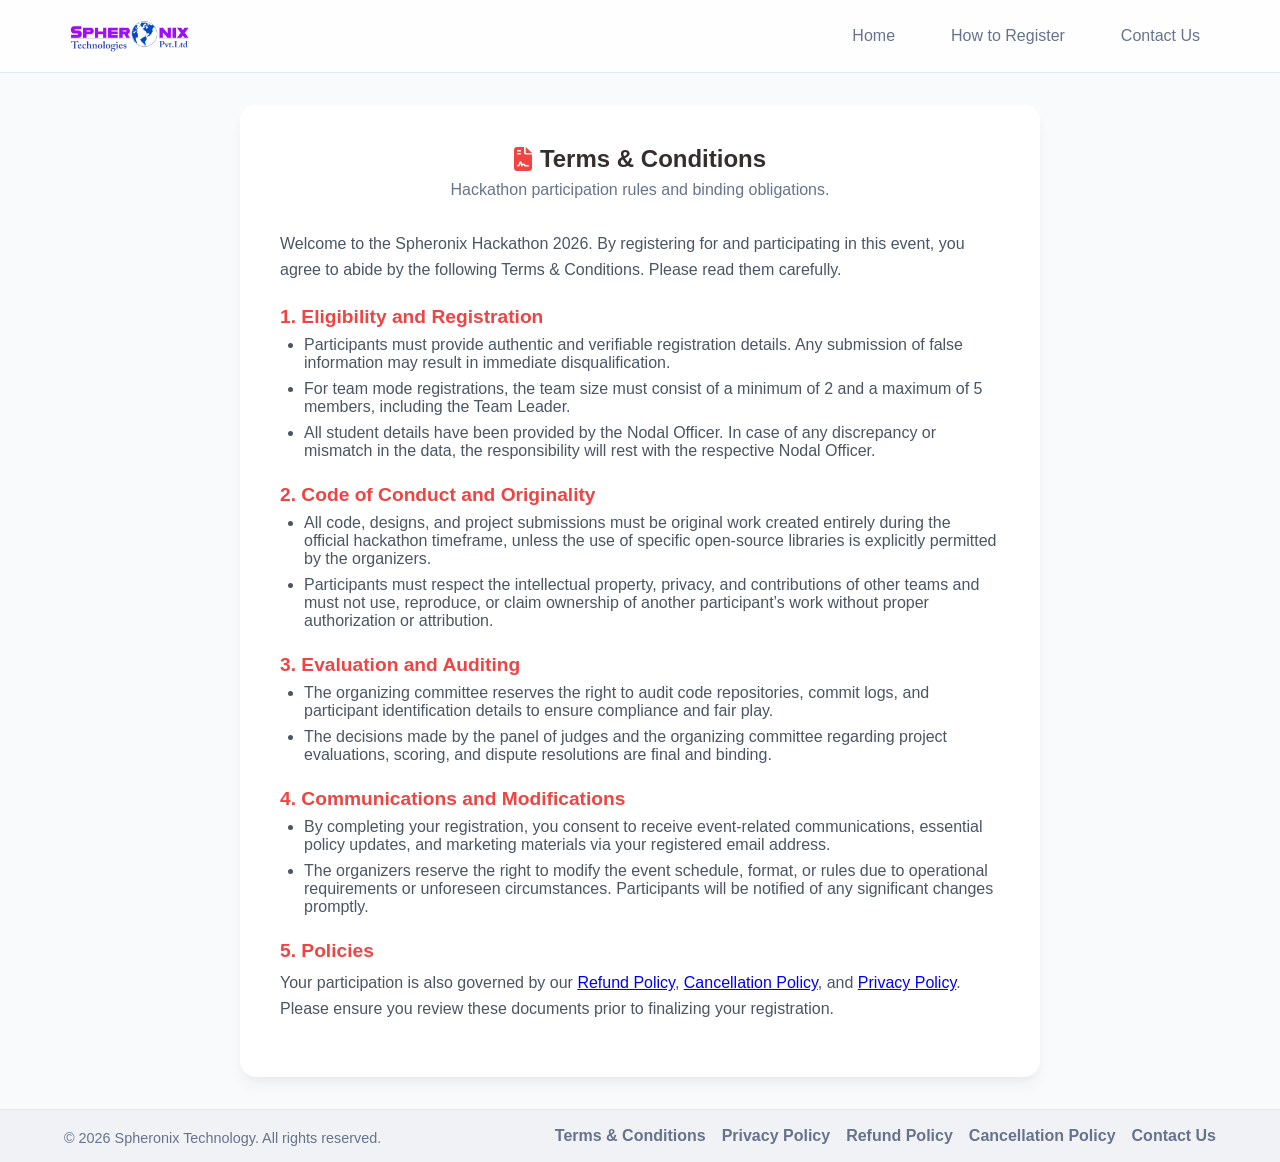
<file: static/terms-and-conditions.html>
<!DOCTYPE html>
<html lang="en">

<head>
    <meta charset="UTF-8">
    <meta name="viewport" content="width=device-width, initial-scale=1.0">
    <title>Terms and Conditions - Spheronix Hackathon</title>
    <link rel="stylesheet" href="css/style.css?v=20260310-1">
    <link rel="stylesheet" href="https://cdnjs.cloudflare.com/ajax/libs/font-awesome/6.4.0/css/all.min.css">
    <style>
        .instructions-content h3 {
            color: var(--primary-color);
            margin-top: 1.5rem;
            margin-bottom: 0.5rem;
            font-size: 1.2rem;
        }

        .instructions-content p {
            margin-bottom: 1rem;
            line-height: 1.6;
            color: #4b5563;
        }

        .instructions-content ul {
            margin-bottom: 1rem;
            padding-left: 1.5rem;
            color: #4b5563;
        }

        .instructions-content li {
            margin-bottom: 0.5rem;
        }
    </style>
</head>

<body>
    <nav class="navbar">
        <div class="logo">
            <img src="images/COMPANY LOGO.png" alt="Logo" style="height: 40px; border-radius: 8px;">
        </div>
        <div class="nav-links">
            <a href="new_landing.html">Home</a>
            <a href="how-to-register.html">How to Register</a>
            <a href="contact.html">Contact Us</a>
        </div>
    </nav>

    <div class="container">
        <section class="view active">
            <div class="card card-large">
                <div class="step-header">
                    <h2><i class="fas fa-file-contract"></i> Terms & Conditions</h2>
                    <p>Hackathon participation rules and binding obligations.</p>
                </div>

                <div class="instructions-content" style="text-align: left;">
                    <p>Welcome to the Spheronix Hackathon 2026. By registering for and participating in this event, you
                        agree to abide by the following Terms & Conditions. Please read them carefully.</p>

                    <h3>1. Eligibility and Registration</h3>
                    <ul>
                        <li>Participants must provide authentic and verifiable registration details. Any submission of
                            false information may result in immediate disqualification.</li>
                        <li>For team mode registrations, the team size must consist of a minimum of 2 and a maximum of 5
                            members, including the Team Leader.</li>
                        <li>All student details have been provided by the Nodal Officer. In case of any discrepancy or
                            mismatch in the data, the responsibility will rest with the respective Nodal Officer.</li>
                    </ul>

                    <h3>2. Code of Conduct and Originality</h3>
                    <ul>
                        <li>All code, designs, and project submissions must be original work created entirely during the
                            official hackathon timeframe, unless the use of specific open-source libraries is explicitly
                            permitted by the organizers.</li>
                        <li>Participants must respect the intellectual property, privacy, and contributions of other
                            teams and must not use, reproduce, or claim ownership of another participant’s work without
                            proper authorization or attribution.</li>
                    </ul>

                    <h3>3. Evaluation and Auditing</h3>
                    <ul>
                        <li>The organizing committee reserves the right to audit code repositories, commit logs, and
                            participant identification details to ensure compliance and fair play.</li>
                        <li>The decisions made by the panel of judges and the organizing committee regarding project
                            evaluations, scoring, and dispute resolutions are final and binding.</li>
                    </ul>

                    <h3>4. Communications and Modifications</h3>
                    <ul>
                        <li>By completing your registration, you consent to receive event-related communications,
                            essential policy updates, and marketing materials via your registered email address.</li>
                        <li>The organizers reserve the right to modify the event schedule, format, or rules due to
                            operational requirements or unforeseen circumstances. Participants will be notified of any
                            significant changes promptly.</li>
                    </ul>

                    <h3>5. Policies</h3>
                    <p>Your participation is also governed by our <a href="refund-policy.html">Refund Policy</a>, <a
                            href="cancellation-policy.html">Cancellation Policy</a>, and <a
                            href="privacy-policy.html">Privacy Policy</a>. Please ensure you review these documents
                        prior to finalizing your registration.</p>
                </div>
            </div>
        </section>
    </div>

    <footer class="site-footer">
        <div class="footer-inner">
            <div class="footer-left">
                <p class="footer-note">© 2026 Spheronix Technology. All rights reserved.</p>
            </div>
            <div class="footer-links">
                <a href="terms-and-conditions.html" class="footer-link">Terms & Conditions</a>
                <a href="privacy-policy.html" class="footer-link">Privacy Policy</a>
                <a href="refund-policy.html" class="footer-link">Refund Policy</a>
                <a href="cancellation-policy.html" class="footer-link">Cancellation Policy</a>
                <a href="contact.html" class="footer-link">Contact Us</a>
            </div>
        </div>
    </footer>
</body>

</html>
</file>
<file: static/css/style.css>
/* ================================
    Spheronix Hackathon - Stylesheet
    ================================ */

        :root {
            --primary-color: #F04443;
            --primary-hover: #e03b3a;
            --primary-light: rgba(240, 68, 67, 0.1);
            --secondary-color: #66738B;
            --accent-color: #FF9D00;
            --background-color: #f8fafc;
            --card-bg: #ffffff;
            --text-dark: #342E2E;
            --text-light: #66738B;
            --text-muted: #94a3b8;
            --white: #ffffff;
            --error: #ef4444;
            --error-light: #fef2f2;
            --success: #10b981;
            --success-light: #ecfdf5;
            --warning: #FF9D00;
            --warning-light: #fff8eb;
            --border-color: #e2e8f0;
            --border-radius: 12px;
            --border-radius-lg: 16px;
            --shadow-sm: 0 1px 2px 0 rgba(0, 0, 0, 0.05);
            --shadow: 0 10px 15px -3px rgba(52, 46, 46, 0.06), 0 4px 6px -2px rgba(52, 46, 46, 0.03);
            --shadow-lg: 0 20px 25px -5px rgba(52, 46, 46, 0.12), 0 8px 10px -6px rgba(52, 46, 46, 0.06);
            --transition: all 0.25s cubic-bezier(0.4, 0, 0.2, 1);
        }

        * {
            margin: 0;
            padding: 0;
            box-sizing: border-box;
            font-family: 'Poppins', 'Inter', -apple-system, BlinkMacSystemFont, sans-serif;
        }

        body {
            background-color: var(--background-color);
            color: var(--text-dark);
            min-height: 100vh;
            display: flex;
            flex-direction: column;
            overflow-x: hidden;
        }

        /* Background Shapes */
        .background-shapes {
            position: fixed;
            top: 0;
            left: 0;
            width: 100%;
            height: 100%;
            z-index: -1;
            overflow: hidden;
            pointer-events: none;
        }

        .shape {
            position: absolute;
            border-radius: 50%;
            filter: blur(100px);
            opacity: 0.5;
        }

        .shape-1 {
            top: -150px;
            right: -150px;
            width: 600px;
            height: 600px;
            background: rgba(37, 99, 235, 0.25);
            animation: float 20s ease-in-out infinite;
        }

        .shape-2 {
            bottom: -150px;
            left: -150px;
            width: 500px;
            height: 500px;
            background: rgba(139, 92, 246, 0.2);
            animation: float 25s ease-in-out infinite reverse;
        }

        .shape-3 {
            top: 50%;
            left: 50%;
            width: 400px;
            height: 400px;
            background: rgba(34, 197, 94, 0.1);
            transform: translate(-50%, -50%);
            animation: pulse 15s ease-in-out infinite;
        }

        @keyframes float {

            0%,
            100% {
                transform: translateY(0) rotate(0deg);
            }

            50% {
                transform: translateY(-30px) rotate(5deg);
            }
        }

        @keyframes pulse {

            0%,
            100% {
                transform: translate(-50%, -50%) scale(1);
                opacity: 0.1;
            }

            50% {
                transform: translate(-50%, -50%) scale(1.1);
                opacity: 0.2;
            }
        }

        /* ============ Navigation ============ */
        .navbar {
            padding: 1rem 5%;
            display: flex;
            justify-content: space-between;
            align-items: center;
            background: rgba(255, 255, 255, 0.8);
            backdrop-filter: blur(10px);
            border-bottom: 1px solid var(--border-color);
            position: sticky;
            top: 0;
            z-index: 100;
        }

        .logo {
            font-size: 1.4rem;
            font-weight: 700;
            color: var(--primary-color);
            display: flex;
            align-items: center;
            gap: 0.5rem;
        }

        .logo i {
            font-size: 1.6rem;
        }

        .nav-links {
            display: flex;
            gap: 1.5rem;
        }

        .nav-links a {
            text-decoration: none;
            color: var(--text-light);
            font-weight: 500;
            padding: 0.5rem 1rem;
            border-radius: 8px;
            transition: var(--transition);
        }

        .nav-links a:hover,
        .nav-links a.active {
            color: var(--primary-color);
            background: var(--primary-light);
        }

        /* ============ Container & Views ============ */
        .container {
            flex: 1;
            display: flex;
            justify-content: center;
            align-items: flex-start;
            padding: 2rem;
            min-height: calc(100vh - 80px);
        }

        .view {
            width: 100%;
            max-width: 1200px;
            transition: opacity 0.4s ease-in-out, transform 0.4s ease-in-out;
        }

        .hidden {
            display: none !important;
            opacity: 0;
        }

        .active {
            display: block;
            opacity: 1;
        }

        /* ============ Landing Page ============ */
        .landing-content {
            text-align: center;
            max-width: 900px;
            margin: 0 auto;
            padding: 4rem 2rem;
        }

        .hackathon-badge {
            display: inline-flex;
            align-items: center;
            gap: 0.5rem;
            background: rgba(241, 90, 41, 0.08);
            border: 1px solid rgba(241, 90, 41, 0.22);
            color: #F15A29;
            padding: 0.45rem 1.15rem;
            border-radius: 50px;
            font-family: 'Inter', 'Poppins', sans-serif;
            font-weight: 700;
            font-size: 0.8rem; /* ~12-13px */
            letter-spacing: 0.06em;
            text-transform: uppercase;
            margin-bottom: 1.75rem;
            box-shadow: 0 2px 8px rgba(241, 90, 41, 0.08);
        }

        .landing-content h1 {
            font-family: 'DM Serif Display', 'Playfair Display', Georgia, serif;
            font-size: clamp(2.75rem, 5.5vw, 4.85rem); /* ~72-80px on desktop */
            font-weight: 700;
            letter-spacing: -0.015em;
            line-height: 1.12;
            margin-bottom: 1.5rem;
            color: #342E2E; /* Dark brown/black */
        }

        .highlight {
            font-family: 'DM Serif Display', 'Playfair Display', Georgia, serif;
            background: linear-gradient(135deg, #F04443 0%, #FF9D00 100%); /* Red -> orange gradient */
            -webkit-background-clip: text;
            background-clip: text;
            -webkit-text-fill-color: transparent;
            display: inline-block;
            font-weight: 700;
            padding-bottom: 2px;
        }

        .subtitle {
            font-family: 'Inter', 'Poppins', sans-serif;
            font-size: 1.22rem; /* ~19-20px */
            font-weight: 500;
            line-height: 1.62;
            color: #66738B; /* #66738B */
            margin-bottom: 2.75rem;
            max-width: 680px;
            margin-left: auto;
            margin-right: auto;
        }

        .cta-buttons {
            display: flex;
            justify-content: center;
            align-items: center;
            gap: 1.25rem;
            margin-bottom: 3.5rem;
            flex-wrap: wrap;
        }

        .event-info {
            display: flex;
            justify-content: center;
            gap: 3.5rem;
            flex-wrap: wrap;
        }

        .info-item {
            display: flex;
            align-items: center;
            gap: 0.65rem;
            font-family: 'Inter', 'Poppins', sans-serif;
            color: #66738B; /* #66738B */
            font-size: 0.98rem; /* ~15-16px */
            font-weight: 500;
            letter-spacing: -0.01em;
        }

        .info-item i {
            color: #F15A29;
            font-size: 1.2rem;
        }

        /* Countdown Styling */
        .countdown-number,
        .time-box .amount,
        .stat-number {
            font-family: 'Poppins', 'Inter', sans-serif;
            font-size: 2.75rem; /* ~42-46px */
            font-weight: 700;
            color: #173E7A; /* Dark blue #173E7A */
            line-height: 1;
        }

        /* ============ Buttons ============ */
        .btn {
            border: none;
            cursor: pointer;
            font-family: 'Poppins', 'Inter', sans-serif;
            font-size: 1rem;
            font-weight: 600;
            line-height: 1.2;
            padding: 0.85rem 1.85rem;
            min-height: 48px;
            border-radius: 50px;
            transition: var(--transition);
            display: inline-flex;
            align-items: center;
            justify-content: center;
            gap: 0.6rem;
            text-decoration: none;
            white-space: nowrap;
            letter-spacing: 0.01em;
        }

        .btn:disabled {
            opacity: 0.65;
            cursor: not-allowed;
            transform: none;
            box-shadow: none;
        }

        .btn-primary {
            background: linear-gradient(135deg, #F04443 0%, #FF9D00 100%);
            color: var(--white);
            box-shadow: 0 6px 20px rgba(240, 68, 67, 0.32);
            border: none;
        }

        .btn-primary:hover {
            transform: translateY(-2px);
            background: linear-gradient(135deg, #e03b3a 0%, #f59300 100%);
            box-shadow: 0 10px 28px rgba(240, 68, 67, 0.44);
        }

        .btn-secondary {
            background: #ffffff;
            color: #342E2E;
            border: 1.5px solid #e2e8f0;
            box-shadow: 0 2px 6px rgba(0, 0, 0, 0.04);
        }

        .btn-secondary:hover {
            background: #fff8f5;
            border-color: #F04443;
            color: #F04443;
            transform: translateY(-2px);
            box-shadow: 0 6px 18px rgba(240, 68, 67, 0.15);
        }

        .btn-large {
            padding: 0.95rem 2.5rem;
            font-size: 1.05rem;
            font-weight: 600;
        }

        .btn-block {
            width: 100%;
            padding: 1rem;
        }

        .btn-small {
            padding: 0.5rem 1rem;
            font-size: 0.9rem;
        }

        .btn-google {
            background: var(--white);
            color: #333;
            border: 2px solid var(--border-color);
            padding: 1rem 2rem;
            width: 100%;
            max-width: 320px;
        }

        .btn-google:hover {
            background: #f8f8f8;
            border-color: #ccc;
            box-shadow: var(--shadow-sm);
        }

        .btn-google i {
            color: #4285f4;
            font-size: 1.2rem;
        }

        .btn-success {
            background: linear-gradient(135deg, #16a34a, #15803d);
            color: var(--white);
            box-shadow: 0 4px 15px rgba(21, 128, 61, 0.28);
        }

        .btn-success:hover {
            transform: translateY(-2px);
            box-shadow: 0 8px 22px rgba(21, 128, 61, 0.34);
        }

        /* ============ Cards ============ */
        .card {
            background: var(--card-bg);
            padding: 2.5rem;
            border-radius: var(--border-radius-lg);
            box-shadow: var(--shadow);
            max-width: 550px;
            width: 100%;
            margin: 0 auto;
            position: relative;
        }

        .card-large {
            max-width: 800px;
        }

        .back-btn {
            position: absolute;
            top: 1.5rem;
            left: 1.5rem;
            background: none;
            border: none;
            color: var(--text-light);
            cursor: pointer;
            font-size: 0.9rem;
            display: flex;
            align-items: center;
            gap: 0.5rem;
            transition: var(--transition);
        }

        .back-btn:hover {
            color: var(--primary-color);
        }

        /* ============ Progress Bar ============ */
        .progress-bar {
            display: flex;
            justify-content: center;
            align-items: center;
            margin-bottom: 2.5rem;
            padding-top: 1rem;
        }

        .progress-bar .step {
            display: flex;
            flex-direction: column;
            align-items: center;
            gap: 0.5rem;
            color: var(--text-muted);
            font-size: 0.85rem;
            position: relative;
            z-index: 1;
        }

        .progress-bar .circle {
            width: 36px;
            height: 36px;
            background: var(--border-color);
            border-radius: 50%;
            display: flex;
            justify-content: center;
            align-items: center;
            font-weight: 600;
            font-size: 0.9rem;
            transition: var(--transition);
        }

        .progress-bar .step.active {
            color: var(--primary-color);
        }

        .progress-bar .step.active .circle {
            background: var(--primary-color);
            color: var(--white);
            box-shadow: 0 0 0 4px var(--primary-light);
        }

        .progress-bar .step.completed .circle {
            background: var(--success);
            color: var(--white);
        }

        .progress-bar .line {
            width: 80px;
            height: 3px;
            background: var(--border-color);
            margin: 0 0.5rem;
            margin-bottom: 1.5rem;
            border-radius: 2px;
            transition: var(--transition);
        }

        .progress-bar .line.active {
            background: var(--primary-color);
        }

        /* ============ Step Content ============ */
        .step-content {
            transition: opacity 0.3s ease, transform 0.3s ease;
        }

        .hidden-step {
            display: none;
            opacity: 0;
            transform: translateX(20px);
        }

        .active-step {
            display: block;
            opacity: 1;
            transform: translateX(0);
        }

        .step-header {
            text-align: center;
            margin-bottom: 2rem;
        }

        .step-header h2 {
            font-size: 1.5rem;
            margin-bottom: 0.5rem;
            display: flex;
            align-items: center;
            justify-content: center;
            gap: 0.5rem;
        }

        .step-header h2 i {
            color: var(--primary-color);
        }

        .step-header p {
            color: var(--text-light);
            margin: 0;
        }

        /* ============ Auth Box ============ */
        .auth-box {
            display: flex;
            flex-direction: column;
            align-items: center;
            gap: 1.5rem;
            padding: 2rem 0;
        }

        .auth-note {
            font-size: 0.85rem;
            color: var(--success);
            display: flex;
            align-items: center;
            gap: 0.5rem;
        }

        /* ============ Messages ============ */
        .error-message,
        .warning-message {
            padding: 1rem;
            border-radius: 8px;
            margin-top: 1rem;
            display: flex;
            align-items: center;
            gap: 0.5rem;
            font-size: 0.9rem;
        }

        .error-message {
            background: var(--error-light);
            color: var(--error);
            border: 1px solid var(--error);
        }

        .warning-message {
            background: var(--warning-light);
            color: var(--warning);
            border: 1px solid var(--warning);
        }

        /* ============ Forms ============ */
        .form-row {
            display: grid;
            grid-template-columns: 1fr 1fr;
            gap: 1rem;
        }

        .form-group {
            margin-bottom: 1.25rem;
            text-align: left;
            position: relative;
        }

        label {
            display: block;
            margin-bottom: 0.5rem;
            font-size: 0.9rem;
            font-weight: 500;
            color: var(--text-dark);
        }

        .badge {
            font-size: 0.7rem;
            background: var(--border-color);
            padding: 0.2rem 0.5rem;
            border-radius: 4px;
            margin-left: 0.5rem;
            color: var(--text-light);
            font-weight: 400;
        }

        .badge-success {
            background: var(--success-light);
            color: var(--success);
        }

        input,
        select,
        textarea {
            width: 100%;
            padding: 0.85rem 1rem;
            border: 2px solid var(--border-color);
            border-radius: 8px;
            font-size: 0.95rem;
            transition: var(--transition);
            outline: none;
            background: var(--white);
        }

        input:focus,
        select:focus,
        textarea:focus {
            border-color: var(--primary-color);
            box-shadow: 0 0 0 3px var(--primary-light);
        }

        .readonly-input {
            background-color: var(--background-color);
            color: var(--text-light);
            cursor: not-allowed;
        }

        .error-text {
            color: var(--error);
            font-size: 0.8rem;
            margin-top: 0.3rem;
            display: block;
            min-height: 1.2em;
        }

        .helper-text {
            color: var(--success);
            font-size: 0.8rem;
            margin-top: 0.3rem;
            display: block;
        }

        .hidden-select {
            position: absolute;
            width: 1px;
            height: 1px;
            padding: 0;
            margin: -1px;
            border: 0;
            overflow: hidden;
            clip: rect(0, 0, 0, 0);
        }

        .college-selector {
            position: relative;
        }

        .college-dropdown {
            position: absolute;
            top: calc(100% + 6px);
            left: 0;
            right: 0;
            max-height: 260px;
            overflow-y: auto;
            background: var(--white);
            border: 1px solid var(--border-color);
            border-radius: 10px;
            box-shadow: var(--shadow);
            z-index: 20;
        }

        .college-option {
            width: 100%;
            text-align: left;
            border: none;
            background: transparent;
            padding: 0.75rem 1rem;
            cursor: pointer;
            font-size: 0.92rem;
            color: var(--text-dark);
        }

        .college-option:hover {
            background: var(--primary-light);
        }

        .college-option.active {
            background: var(--primary-light);
            color: var(--primary-color);
        }

        .college-option.no-results {
            color: var(--text-muted);
            cursor: default;
        }

        #other-college-wrapper {
            margin-top: 0.75rem;
        }

        /* ============ Participation Options ============ */
        .participation-options {
            display: grid;
            grid-template-columns: 1fr 1fr;
            gap: 1rem;
        }

        .radio-card {
            cursor: pointer;
        }

        .radio-card input {
            display: none;
        }

        .radio-content {
            padding: 1.25rem;
            border: 2px solid var(--border-color);
            border-radius: 12px;
            text-align: center;
            transition: var(--transition);
        }

        .radio-content i {
            font-size: 2rem;
            color: var(--text-light);
            margin-bottom: 0.5rem;
            display: block;
        }

        .radio-content span {
            display: block;
            font-weight: 600;
            color: var(--text-dark);
        }

        .radio-content small {
            color: var(--text-muted);
            font-size: 0.8rem;
        }

        .radio-card input:checked+.radio-content {
            border-color: var(--primary-color);
            background: var(--primary-light);
        }

        .radio-card input:checked+.radio-content i {
            color: var(--primary-color);
        }

        /* ============ Team Section ============ */
        .team-info {
            background: var(--background-color);
            padding: 1.5rem;
            border-radius: 12px;
            margin-bottom: 1.5rem;
        }

        .team-leader-info {
            background: var(--success-light);
            padding: 1rem 1.5rem;
            border-radius: 8px;
            margin-bottom: 1.5rem;
            border-left: 4px solid var(--success);
        }

        .team-leader-info h4 {
            color: var(--success);
            margin-bottom: 0.25rem;
            display: flex;
            align-items: center;
            gap: 0.5rem;
        }

        .team-leader-info p {
            color: var(--text-dark);
            margin: 0;
            font-size: 0.9rem;
        }

        #team-members-container h4 {
            margin-bottom: 1rem;
            display: flex;
            align-items: center;
            gap: 0.5rem;
        }

        .team-member-card {
            background: var(--background-color);
            padding: 1.5rem;
            border-radius: 12px;
            margin-bottom: 1rem;
            border: 1px solid var(--border-color);
        }

        .member-header {
            display: flex;
            justify-content: space-between;
            align-items: center;
            margin-bottom: 1rem;
            padding-bottom: 0.75rem;
            border-bottom: 1px solid var(--border-color);
        }

        .member-header span {
            font-weight: 600;
            color: var(--text-dark);
        }

        .btn-remove-member {
            background: var(--error-light);
            color: var(--error);
            border: none;
            width: 28px;
            height: 28px;
            border-radius: 50%;
            cursor: pointer;
            transition: var(--transition);
        }

        .btn-remove-member:hover {
            background: var(--error);
            color: var(--white);
        }

        .form-actions {
            display: flex;
            gap: 1rem;
            margin-top: 2rem;
        }

        .form-actions .btn {
            flex: 1;
            padding: 1rem;
        }

        .btn-group {
            display: flex;
            gap: 0.75rem;
            margin-top: 1.25rem;
        }

        .btn-group .btn {
            flex: 1;
        }

        /* ============ Success View ============ */
        .success-message {
            text-align: center;
            padding: 2rem 0;
        }

        .check-icon {
            width: 80px;
            height: 80px;
            background: linear-gradient(135deg, var(--success), #16a34a);
            color: white;
            font-size: 2.5rem;
            border-radius: 50%;
            display: flex;
            justify-content: center;
            align-items: center;
            margin: 0 auto 1.5rem auto;
            animation: pop-in 0.5s ease;
        }

        @keyframes pop-in {
            0% {
                transform: scale(0);
            }

            70% {
                transform: scale(1.1);
            }

            100% {
                transform: scale(1);
            }
        }

        .user-summary {
            background: var(--background-color);
            padding: 1.5rem;
            border-radius: 12px;
            text-align: left;
            margin: 1.5rem 0;
        }

        .challenge-card {
            margin: 0 0 1.5rem 0;
            padding: 1.5rem;
            border-radius: 14px;
            background: linear-gradient(135deg, #f8fbff, #eef5ff);
            border: 1px solid #d7e6ff;
            text-align: left;
        }

        .challenge-card-header {
            display: flex;
            justify-content: space-between;
            align-items: center;
            gap: 0.75rem;
            margin-bottom: 0.85rem;
            flex-wrap: wrap;
        }

        .challenge-eyebrow {
            font-size: 0.82rem;
            font-weight: 700;
            letter-spacing: 0.08em;
            text-transform: uppercase;
            color: var(--primary-color);
        }

        /* .challenge-difficulty removed — difficulty is not displayed in UI */

        .challenge-card h3 {
            margin-bottom: 0.65rem;
            font-size: 1.2rem;
            color: var(--text-dark);
        }

        .challenge-card p {
            margin: 0;
            color: var(--text-light);
            line-height: 1.7;
        }

        .summary-item {
            display: flex;
            justify-content: space-between;
            padding: 0.5rem 0;
            border-bottom: 1px solid var(--border-color);
        }

        .summary-item:last-child {
            border-bottom: none;
        }

        .summary-item .label {
            color: var(--text-light);
            font-size: 0.9rem;
        }

        .summary-item .value {
            font-weight: 600;
            color: var(--text-dark);
        }

        .team-members-section {
            margin-top: 1.5rem;
            padding-top: 1.5rem;
            border-top: 2px solid var(--border-color);
        }

        .team-members-section h3 {
            color: var(--primary-color);
            font-size: 1.1rem;
            margin-bottom: 1rem;
            display: flex;
            align-items: center;
            gap: 0.5rem;
        }

        .team-ids-list {
            list-style: none;
            padding: 0;
            margin: 0;
        }

        .team-ids-list li {
            padding: 0.75rem;
            margin-bottom: 0.5rem;
            background: white;
            border-radius: 8px;
            border-left: 3px solid var(--primary-color);
            font-size: 0.95rem;
        }

        .team-ids-list li strong {
            color: var(--text-dark);
            display: inline-block;
            min-width: 200px;
        }

        .info-note {
            color: var(--text-light);
            font-size: 0.9rem;
            margin-bottom: 1.5rem;
        }

        .info-note i {
            color: var(--primary-color);
        }

        /* ============ Results View ============ */
        #result-display {
            margin-top: 2rem;
        }

        .result-card {
            background: var(--background-color);
            border-radius: 12px;
            overflow: hidden;
        }

        .result-status {
            padding: 1.5rem;
            text-align: center;
            font-size: 1.25rem;
            font-weight: 700;
            color: var(--white);
        }

        .result-status.selected {
            background: linear-gradient(135deg, var(--success), #16a34a);
        }

        .result-status.not-selected {
            background: linear-gradient(135deg, var(--error), #dc2626);
        }

        .result-status.pending {
            background: linear-gradient(135deg, var(--warning), #d97706);
        }

        .result-details {
            padding: 1.5rem;
        }

        .result-details p {
            padding: 0.5rem 0;
            border-bottom: 1px solid var(--border-color);
            margin: 0;
            color: var(--text-dark);
        }

        .result-details p:last-child {
            border-bottom: none;
        }

        .result-details strong {
            color: var(--text-light);
            font-weight: 500;
        }

        /* ============ Dashboard Table Styles ============ */
        .admin-header {
            display: flex;
            justify-content: space-between;
            align-items: center;
            margin-bottom: 2rem;
            flex-wrap: wrap;
            gap: 1rem;
        }

        .stats-grid {
            display: grid;
            grid-template-columns: repeat(auto-fit, minmax(200px, 1fr));
            gap: 1.5rem;
            margin-bottom: 2rem;
        }

        .stat-card {
            background: var(--white);
            padding: 1.5rem;
            border-radius: 12px;
            box-shadow: var(--shadow-sm);
            border-left: 4px solid var(--primary-color);
        }

        .stat-card.success {
            border-left-color: var(--success);
        }

        .stat-card.warning {
            border-left-color: var(--warning);
        }

        .stat-card.accent {
            border-left-color: var(--accent-color);
        }

        .stat-card h3 {
            font-size: 2rem;
            color: var(--text-dark);
            margin-bottom: 0.25rem;
        }

        .stat-card p {
            color: var(--text-light);
            font-size: 0.9rem;
            margin: 0;
        }

        .data-table {
            width: 100%;
            background: var(--white);
            border-radius: 12px;
            overflow: hidden;
            box-shadow: var(--shadow-sm);
        }

        .data-table table {
            width: 100%;
            border-collapse: collapse;
        }

        .data-table th,
        .data-table td {
            padding: 1rem;
            text-align: left;
            border-bottom: 1px solid var(--border-color);
        }

        .data-table th {
            background: var(--background-color);
            font-weight: 600;
            color: var(--text-dark);
            font-size: 0.85rem;
            text-transform: uppercase;
            letter-spacing: 0.5px;
        }

        .data-table td {
            font-size: 0.9rem;
            color: var(--text-dark);
        }

        .data-table tr:hover {
            background: var(--background-color);
        }

        .status-badge {
            padding: 0.25rem 0.75rem;
            border-radius: 50px;
            font-size: 0.8rem;
            font-weight: 500;
        }

        .status-badge.selected {
            background: var(--success-light);
            color: var(--success);
        }

        .status-badge.rejected {
            background: var(--error-light);
            color: var(--error);
        }

        .status-badge.pending {
            background: var(--warning-light);
            color: var(--warning);
        }

        .action-btns {
            display: flex;
            gap: 0.5rem;
        }

        .action-btn {
            width: 32px;
            height: 32px;
            border: none;
            border-radius: 6px;
            cursor: pointer;
            transition: var(--transition);
            display: flex;
            align-items: center;
            justify-content: center;
        }

        .action-btn.approve {
            background: var(--success-light);
            color: var(--success);
        }

        .action-btn.approve:hover {
            background: var(--success);
            color: var(--white);
        }

        .action-btn.reject {
            background: var(--error-light);
            color: var(--error);
        }

        .action-btn.reject:hover {
            background: var(--error);
            color: var(--white);
        }

        /* ============ Responsive Design ============ */
        @media (max-width: 768px) {
            .navbar {
                flex-direction: column;
                gap: 1rem;
                padding: 1rem;
            }

            .nav-links {
                gap: 0.5rem;
                flex-wrap: wrap;
                justify-content: center;
            }

            .nav-links a {
                padding: 0.4rem 0.75rem;
                font-size: 0.9rem;
            }

            .summary-item {
                display: block !important;
                padding: 0.8rem 0;
            }

            .summary-item .label {
                display: block;
                margin-bottom: 0.2rem;
                font-size: 0.85rem;
                color: var(--text-light);
            }

            .summary-item .value {
                display: block;
                word-break: break-all;
                overflow-wrap: anywhere;
                font-size: 0.95rem;
                font-weight: 600;
                color: var(--text-dark);
                text-align: left;
            }

            .landing-content h1 {
                font-size: 2rem;
            }

            .cta-buttons {
                flex-direction: column;
                align-items: center;
            }

            .btn-large {
                width: 100%;
                max-width: 300px;
            }

            .event-info {
                gap: 1.5rem;
            }

            .card {
                padding: 1.5rem;
                margin: 0 0.5rem;
            }

            .form-row {
                grid-template-columns: 1fr;
            }

            .participation-options {
                grid-template-columns: 1fr;
            }

            .progress-bar .line {
                width: 40px;
            }

            .form-actions {
                flex-direction: column;
            }

            .stats-grid {
                grid-template-columns: 1fr 1fr;
            }

            .data-table {
                overflow-x: auto;
            }

            /* Team member card responsive */
            .team-member-card .form-row {
                grid-template-columns: 1fr;
            }

            /* Admin dashboard responsive */
            .admin-header {
                flex-direction: column;
                text-align: center;
            }

            .toolbar {
                flex-direction: column;
            }

            .search-box {
                min-width: 100%;
            }

            .filter-select {
                width: 100%;
            }
        }

        @media (max-width: 480px) {
            .landing-content {
                padding: 2rem 1rem;
            }

            .landing-content h1 {
                font-size: 1.75rem;
            }

            .subtitle {
                font-size: 1rem;
            }

            .stats-grid {
                grid-template-columns: 1fr;
            }

            .progress-bar {
                transform: scale(0.9);
            }

            .progress-bar .line {
                width: 30px;
            }

            .step-header h2 {
                font-size: 1.25rem;
            }
        }

        /* ============ Additional Utility Classes ============ */
        .full-width {
            grid-column: 1 / -1;
        }

        .college-info-text {
            font-size: 0.9rem;
            color: var(--text-light);
            margin-top: 0.5rem;
            display: flex;
            align-items: center;
            gap: 1rem;
            flex-wrap: wrap;
        }

        .college-info-text i {
            color: var(--primary-color);
        }

        /* GitHub link styles */
        .github-link {
            color: var(--primary-color);
            text-decoration: none;
            display: inline-flex;
            align-items: center;
            gap: 0.3rem;
            transition: var(--transition);
        }

        .github-link:hover {
            text-decoration: underline;
            color: var(--primary-hover);
        }

        /* Loading states */
        .loading-overlay {
            position: fixed;
            top: 0;
            left: 0;
            right: 0;
            bottom: 0;
            background: rgba(255, 255, 255, 0.8);
            display: flex;
            align-items: center;
            justify-content: center;
            z-index: 1000;
        }

        .loading-spinner {
            width: 50px;
            height: 50px;
            border: 3px solid var(--border-color);
            border-top-color: var(--primary-color);
            border-radius: 50%;
            animation: spin 1s linear infinite;
        }

        @keyframes spin {
            to {
                transform: rotate(360deg);
            }
        }

        /* Form validation highlight */
        input.error,
        select.error,
        textarea.error,
        #otherCollegeName.error,
        #otherCurrentYear.error {
            border-color: var(--error) !important;
            background-color: #fff8f8 !important;
            box-shadow: 0 0 0 3px rgba(239, 68, 68, 0.12) !important;
        }

        .participation-options.error {
            border: 1.5px dashed var(--error) !important;
            border-radius: var(--border-radius);
            padding: 0.5rem;
            background-color: #fff8f8;
        }

        input.success,
        select.success {
            border-color: var(--success);
        }

        /* Team member badge in step 3 */
        .member-badge {
            background: var(--primary-light);
            color: var(--primary-color);
            padding: 0.25rem 0.75rem;
            border-radius: 50px;
            font-size: 0.8rem;
            font-weight: 500;
        }

        /* ============ Footer ============ */
        .site-footer {
            background: rgba(15, 23, 42, 0.03);
            border-top: 1px solid var(--border-color);
            padding: 1rem 5%;
        }

        .site-footer .footer-inner {
            max-width: 1200px;
            margin: 0 auto;
            display: flex;
            align-items: center;
            justify-content: space-between;
            gap: 1rem;
            flex-wrap: wrap;
        }

        .site-footer .footer-left .logo {
            font-weight: 700;
            color: var(--primary-color);
            display: flex;
            align-items: center;
            gap: 0.5rem;
        }

        .site-footer .footer-note {
            color: var(--text-light);
            font-size: 0.9rem;
            margin-top: 0.25rem;
        }

        .site-footer .footer-links {
            display: flex;
            gap: 1rem;
        }

        .site-footer .footer-link {
            color: var(--text-light);
            text-decoration: none;
            font-weight: 600;
            transition: var(--transition);
        }

        .site-footer .footer-link:hover {
            color: var(--primary-color);
        }

        @media (max-width: 600px) {
            .site-footer .footer-inner {
                flex-direction: column;
                align-items: flex-start;
            }

            .site-footer .footer-links {
                width: 100%;
                justify-content: flex-start;
            }
        }

        /* Improved table styles */
        table {
            border-collapse: separate;
            border-spacing: 0;
        }

        th:first-child {
            border-top-left-radius: 8px;
        }

        th:last-child {
            border-top-right-radius: 8px;
        }

        /* Scrollbar styles */
        ::-webkit-scrollbar {
            width: 8px;
            height: 8px;
        }

        ::-webkit-scrollbar-track {
            background: var(--background-color);
            border-radius: 4px;
        }

        ::-webkit-scrollbar-thumb {
            background: var(--border-color);
            border-radius: 4px;
        }

        ::-webkit-scrollbar-thumb:hover {
            background: var(--text-muted);
        }

        /* Fix for overlapping elements */
        .card {
            position: relative;
            z-index: 1;
        }

        .step-content {
            position: relative;
        }

        /* Ensure proper flex layout */
        .form-group {
            display: flex;
            flex-direction: column;
        }

        /* Input group with icon */
        .input-with-icon {
            position: relative;
        }

        .input-with-icon input {
            padding-left: 2.5rem;
        }

        .input-with-icon i {
            position: absolute;
            left: 1rem;
            top: 50%;
            transform: translateY(-50%);
            color: var(--text-muted);
        }

        .terms-box {
            display: flex;
            flex-direction: column;
            gap: 0.75rem;
            margin: 0.25rem 0 1.25rem 0;
            padding: 1rem;
            border: 1px solid var(--border-color);
            border-radius: 10px;
            background: var(--background-color);
        }

        .terms-check {
            display: flex;
            align-items: center;
            gap: 0.6rem;
            font-size: 0.9rem;
            color: var(--text-dark);
        }

        .terms-check input {
            width: auto;
        }

        .terms-status {
            display: inline-flex;
            align-items: center;
            gap: 0.4rem;
            width: fit-content;
            padding: 0.35rem 0.7rem;
            border-radius: 999px;
            font-size: 0.82rem;
            font-weight: 600;
            border: 1px solid transparent;
        }

        .terms-status.pending {
            background: var(--warning-light);
            color: #92400e;
            border-color: #fcd34d;
        }

        .terms-status.accepted {
            background: var(--success-light);
            color: #166534;
            border-color: #86efac;
        }

        .terms-status.rejected {
            background: var(--error-light);
            color: #991b1b;
            border-color: #fca5a5;
        }

        .modal-overlay {
            position: fixed;
            inset: 0;
            z-index: 1000;
            background: rgba(15, 23, 42, 0.5);
            display: flex;
            align-items: center;
            justify-content: center;
            padding: 1rem;
        }

        .modal-card {
            width: min(680px, 100%);
            max-height: 80vh;
            overflow-y: auto;
            background: var(--white);
            border-radius: 12px;
            box-shadow: var(--shadow-lg);
            padding: 1.25rem;
        }

        .modal-card h3 {
            display: flex;
            align-items: center;
            gap: 0.5rem;
            margin-bottom: 1rem;
            color: var(--primary-color);
        }

        .modal-body {
            display: grid;
            gap: 0.65rem;
            color: var(--text-dark);
            font-size: 0.95rem;
        }

        .modal-actions {
            margin-top: 1rem;
            padding-top: 0.85rem;
            border-top: 1px solid var(--border-color);
            display: flex;
            align-items: center;
            justify-content: flex-end;
            gap: 0.75rem;
        }

        .modal-actions .btn {
            min-width: 108px;
        }

        @media (max-width: 640px) {

            .btn-group,
            .modal-actions {
                flex-direction: column;
                align-items: stretch;
            }


            .modal-actions .btn,
            .btn-group .btn {
                width: 100%;
            }
        }

        /* ============ Toast Notification (Live Updates) ============ */
        .toast {
            position: fixed;
            bottom: 2rem;
            right: 2rem;
            background: var(--white);
            border-radius: 12px;
            box-shadow: 0 10px 40px rgba(0, 0, 0, 0.15);
            display: flex;
            align-items: flex-start;
            gap: 1rem;
            padding: 1.25rem;
            width: min(350px, calc(100vw - 4rem));
            z-index: 9999;
            transform: translateX(120%);
            opacity: 0;
            transition: transform 0.4s cubic-bezier(0.175, 0.885, 0.32, 1.275), opacity 0.4s ease;
            border-left: 4px solid var(--primary-color);
        }

        .toast.show {
            transform: translateX(0);
            opacity: 1;
        }

        .toast.hidden {
            display: none;
        }

        .toast-icon {
            background: var(--primary-light);
            color: var(--primary-color);
            width: 36px;
            height: 36px;
            border-radius: 50%;
            display: flex;
            align-items: center;
            justify-content: center;
            flex-shrink: 0;
            font-size: 1.1rem;
        }

        .toast-content h4 {
            margin: 0 0 0.25rem 0;
            color: var(--text-dark);
            font-size: 1rem;
        }

        .toast-content p {
            margin: 0;
            color: var(--text-light);
            font-size: 0.85rem;
            line-height: 1.4;
        }

        .toast-close {
            background: none;
            border: none;
            color: var(--text-muted);
            cursor: pointer;
            padding: 0.25rem;
            margin-left: auto;
            font-size: 1rem;
            transition: var(--transition);
        }

        .toast-close:hover {
            color: var(--error);
        }

        @media (max-width: 480px) {
            .toast {
                bottom: 1rem;
                right: 1rem;
                width: calc(100vw - 2rem);
            }
        }

        /* ============ TOTAL PROJECT UI RESPONSIVE FIXES ============ */
        @media (max-width: 768px) {
            .navbar {
                padding: 0.8rem 1rem;
            }

            .logo {
                font-size: 1.1rem;
            }

            .nav-links {
                gap: 0.75rem;
            }

            .nav-links a {
                padding: 0.4rem 0.6rem;
                font-size: 0.85rem;
            }

            .container {
                padding: 1rem 0.5rem;
            }

            .landing-content {
                padding: 2.5rem 1rem;
            }

            .landing-content h1 {
                font-size: 2rem;
            }

            .subtitle {
                font-size: 1rem;
                padding: 0 0.5rem;
            }

            .card,
            .card-large {
                padding: 1.5rem 1rem;
                border-radius: 12px;
            }

            .form-row {
                grid-template-columns: 1fr;
                gap: 0;
            }

            .participation-options {
                grid-template-columns: 1fr;
            }

            .progress-bar .step span {
                font-size: 0.7rem;
                text-align: center;
            }

            .progress-bar .line {
                width: 40px;
            }

            .event-info {
                gap: 1.5rem;
            }

            /* Modal responsiveness */
            .modal-card {
                padding: 1rem;
                max-height: 90vh;
            }
        }

        @media (max-width: 480px) {
            .landing-content h1 {
                font-size: 1.75rem;
            }

            .progress-bar .step span {
                display: none;
                /* Hide labels on very small screens for clarity */
            }

            .progress-bar .line {
                width: 30px;
                margin-bottom: 0;
            }

            .progress-bar {
                margin-bottom: 1.5rem;
            }

            .back-btn {
                position: relative;
                top: 0;
                left: 0;
                margin-bottom: 1rem;
            }

            .event-info {
                flex-direction: column;
                align-items: center;
                gap: 1rem;
            }
        }

        /* Fix for possible data cutting/overflow */
        .view,
        .card,
        .step-content {
            overflow: visible;
        }

        img,
        video,
        iframe {
            max-width: 100%;
            height: auto;
        }

        /* ==========================================================================
        UPI QR CODE SCANNER & PAYMENT STYLES
        ========================================================================== */
        .payment-summary {
            margin-top: 1.25rem;
            animation: fadeInPaymentSection 0.4s ease-out;
        }

        @keyframes fadeInPaymentSection {
            from {
                opacity: 0;
                transform: translateY(12px);
            }

            to {
                opacity: 1;
                transform: translateY(0);
            }
        }

        .terms-locked-notice {
            background: #f8fafc;
            border: 2px dashed #cbd5e1;
            border-radius: 16px;
            padding: 2rem 1.5rem;
            margin-top: 1.25rem;
            text-align: center;
            transition: all 0.3s ease;
        }

        .terms-locked-notice .lock-icon-circle {
            width: 54px;
            height: 54px;
            background: #eef2ff;
            border: 1px solid #c7d2fe;
            color: #4f46e5;
            border-radius: 50%;
            display: flex;
            align-items: center;
            justify-content: center;
            font-size: 1.4rem;
            margin: 0 auto 0.85rem auto;
        }

        .terms-locked-notice h4 {
            color: #1e293b;
            font-size: 1.1rem;
            font-weight: 600;
            margin-bottom: 0.35rem;
        }

        .terms-locked-notice p {
            color: #64748b;
            font-size: 0.875rem;
            max-width: 440px;
            margin: 0 auto;
            line-height: 1.5;
        }

        .terms-locked-notice p strong {
            color: #4f46e5;
        }

        .upi-payment-container {
            background: #ffffff;
            border: 1px solid #e0e7ff;
            border-radius: 16px;
            padding: 1.5rem;
            margin-top: 1.25rem;
            box-shadow: 0 10px 25px -5px rgba(79, 70, 229, 0.08), 0 8px 10px -6px rgba(79, 70, 229, 0.04);
            text-align: center;
            transition: all 0.3s ease;
            animation: fadeInScanner 0.4s ease-out;
        }

        @keyframes fadeInScanner {
            from {
                opacity: 0;
                transform: translateY(10px);
            }

            to {
                opacity: 1;
                transform: translateY(0);
            }
        }

        .upi-header {
            margin-bottom: 1.25rem;
        }

        .upi-header h4 {
            color: #1e1b4b;
            font-size: 1.15rem;
            font-weight: 600;
            margin-bottom: 0.35rem;
            display: flex;
            align-items: center;
            justify-content: center;
            gap: 0.5rem;
        }

        .upi-header h4 i {
            color: #4f46e5;
        }

        .upi-subtitle {
            color: #64748b;
            font-size: 0.825rem;
            margin: 0;
        }

        .upi-qr-wrapper {
            display: flex;
            flex-direction: column;
            align-items: center;
            justify-content: center;
            margin: 1.25rem 0;
        }

        .qr-frame {
            position: relative;
            width: 200px;
            height: 200px;
            background: #ffffff !important;
            border: none !important;
            border-radius: 0 !important;
            padding: 0 !important;
            display: flex;
            align-items: center;
            justify-content: center;
            box-shadow: none !important;
            outline: none !important;
            overflow: hidden;
        }

        .qr-frame::before,
        .qr-frame::after {
            display: none !important;
            content: none !important;
            border: none !important;
            width: 0 !important;
            height: 0 !important;
        }

        .upi-qr-canvas-wrapper {
            width: 200px;
            height: 200px;
            display: flex;
            align-items: center;
            justify-content: center;
        }

        .upi-qr-canvas-wrapper canvas,
        .upi-qr-canvas-wrapper img {
            width: 100% !important;
            height: 100% !important;
            border-radius: 0;
        }

        .upi-qr-img {
            width: 100%;
            height: 100%;
            object-fit: contain;
            border-radius: 0;
            transition: opacity 0.3s ease;
        }

        .upi-qr-img.loading-qr {
            opacity: 0.3;
        }

        .qr-spinner {
            position: absolute;
            top: 0;
            left: 0;
            right: 0;
            bottom: 0;
            display: flex;
            flex-direction: column;
            align-items: center;
            justify-content: center;
            background: rgba(255, 255, 255, 0.9);
            color: #4f46e5;
            gap: 0.5rem;
            font-size: 0.85rem;
            font-weight: 500;
            border-radius: 14px;
        }

        .qr-amount-badge {
            margin-top: 0.75rem;
            background: #eef2ff;
            border: 1px solid #c7d2fe;
            color: #312e81;
            padding: 0.35rem 1rem;
            border-radius: 20px;
            font-size: 0.9rem;
            display: inline-flex;
            align-items: center;
            gap: 0.35rem;
        }

        .qr-amount-badge strong {
            color: #4338ca;
            font-size: 1.05rem;
        }

        .upi-details-card {
            background: #f8fafc;
            border: 1px solid #e2e8f0;
            border-radius: 12px;
            padding: 1rem;
            margin-bottom: 1.25rem;
        }

        .upi-id-box {
            display: flex;
            align-items: center;
            justify-content: space-between;
            gap: 0.75rem;
            flex-wrap: wrap;
        }

        .upi-id-label {
            font-size: 0.85rem;
            font-weight: 600;
            color: #475569;
        }

        .upi-id-val-wrapper {
            display: flex;
            align-items: center;
            gap: 0.5rem;
        }

        .upi-id-val-wrapper code {
            background: #ffffff;
            border: 1px solid #cbd5e1;
            padding: 0.35rem 0.65rem;
            border-radius: 6px;
            color: #1e293b;
            font-family: 'Courier New', Courier, monospace;
            font-weight: 700;
            font-size: 0.95rem;
        }

        .btn-copy-upi {
            background: #4f46e5;
            color: #ffffff;
            border: none;
            padding: 0.35rem 0.75rem;
            border-radius: 6px;
            cursor: pointer;
            font-size: 0.8rem;
            font-weight: 500;
            display: inline-flex;
            align-items: center;
            gap: 0.35rem;
            transition: all 0.2s ease;
        }

        .btn-copy-upi:hover {
            background: #4338ca;
        }

        .btn-copy-upi.copied {
            background: #10b981;
        }

        .mobile-upi-btn-wrapper {
            margin-top: 0.85rem;
            text-align: center;
        }

        .btn-upi-mobile {
            display: inline-flex;
            align-items: center;
            justify-content: center;
            gap: 0.5rem;
            width: 100%;
            padding: 0.7rem 1rem;
            background: linear-gradient(135deg, #4f46e5 0%, #3730a3 100%);
            color: #ffffff !important;
            border-radius: 8px;
            font-weight: 600;
            font-size: 0.9rem;
            text-decoration: none;
            transition: transform 0.2s, box-shadow 0.2s;
        }

        .btn-upi-mobile:hover {
            transform: translateY(-1px);
            box-shadow: 0 4px 12px rgba(79, 70, 229, 0.25);
        }

        .bank-details-card {
            background: #f8fafc;
            border: 1px solid #e2e8f0;
            border-radius: 14px;
            padding: 1.25rem;
            margin-bottom: 1.25rem;
            text-align: left;
            box-shadow: 0 2px 8px rgba(0, 0, 0, 0.04);
        }

        .bank-card-header {
            display: flex;
            align-items: center;
            justify-content: space-between;
            margin-bottom: 1rem;
            padding-bottom: 0.75rem;
            border-bottom: 1px solid #e2e8f0;
            flex-wrap: wrap;
            gap: 0.75rem;
        }

        .bank-title-group {
            display: flex;
            align-items: center;
            gap: 0.75rem;
        }

        .bank-icon-circle {
            width: 36px;
            height: 36px;
            border-radius: 10px;
            background: linear-gradient(135deg, #e0e7ff 0%, #c7d2fe 100%);
            color: #4338ca;
            display: flex;
            align-items: center;
            justify-content: center;
            font-size: 1.05rem;
        }

        .bank-card-header h5 {
            margin: 0;
            color: #0f172a;
            font-size: 0.95rem;
            font-weight: 700;
            letter-spacing: -0.01em;
        }

        .bank-subtext {
            margin: 0.15rem 0 0;
            font-size: 0.75rem;
            color: #64748b;
            font-weight: 500;
        }

        .badge-verified {
            background: #ecfdf5;
            color: #059669;
            border: 1px solid #a7f3d0;
            font-size: 0.75rem;
            font-weight: 600;
            padding: 0.25rem 0.65rem;
            border-radius: 20px;
            display: inline-flex;
            align-items: center;
            gap: 0.35rem;
        }

        .bank-info-table {
            display: flex;
            flex-direction: column;
            background: #ffffff;
            border: 1px solid #e2e8f0;
            border-radius: 10px;
            overflow: hidden;
        }

        .bank-row {
            display: flex;
            align-items: center;
            justify-content: space-between;
            padding: 0.75rem 1rem;
            border-bottom: 1px solid #f1f5f9;
            transition: background-color 0.15s ease;
            gap: 1rem;
        }

        .bank-row:last-child {
            border-bottom: none;
        }

        .bank-row:hover {
            background-color: #fafbfc;
        }

        .bank-cell {
            display: flex;
            align-items: center;
        }

        .bank-cell.label-cell {
            font-size: 0.825rem;
            color: #475569;
            font-weight: 600;
            gap: 0.5rem;
            min-width: 170px;
            flex-shrink: 0;
        }

        .bank-cell.label-cell i {
            color: #6366f1;
            width: 16px;
            text-align: center;
        }

        .bank-cell.value-cell {
            font-size: 0.9rem;
            color: #0f172a;
            justify-content: flex-end;
            text-align: right;
            flex-grow: 1;
        }

        .bank-cell.value-cell strong {
            color: #1e1b4b;
            font-weight: 700;
        }

        .bank-highlight {
            color: #4338ca;
            font-weight: 700;
            background: #eef2ff;
            padding: 0.2rem 0.6rem;
            border-radius: 6px;
            font-size: 0.85rem;
        }

        .bank-cell .val-copy-row {
            display: inline-flex;
            align-items: center;
            gap: 0.5rem;
        }

        .bank-cell .info-code {
            background: #f8fafc;
            border: 1px solid #cbd5e1;
            padding: 0.3rem 0.65rem;
            border-radius: 6px;
            font-family: 'Courier New', Courier, monospace;
            font-weight: 700;
            font-size: 0.9rem;
            color: #0f172a;
            letter-spacing: 0.04em;
        }

        .btn-copy-bank {
            background: #4f46e5;
            color: #ffffff;
            border: 1px solid #4338ca;
            padding: 0.3rem 0.7rem;
            border-radius: 6px;
            font-size: 0.775rem;
            font-weight: 600;
            cursor: pointer;
            display: inline-flex;
            align-items: center;
            gap: 0.3rem;
            transition: all 0.2s ease;
        }

        .btn-copy-bank:hover {
            background: #3730a3;
            transform: translateY(-1px);
        }

        .btn-copy-bank.copied {
            background: #10b981;
            border-color: #059669;
            color: #ffffff;
        }

        @media (max-width: 640px) {
            .bank-row {
                flex-direction: column;
                align-items: flex-start;
                gap: 0.4rem;
                padding: 0.75rem;
            }

            .bank-cell.label-cell {
                min-width: unset;
            }

            .bank-cell.value-cell {
                justify-content: flex-start;
                text-align: left;
                width: 100%;
            }

            .bank-cell .val-copy-row {
                width: 100%;
                justify-content: space-between;
            }
        }

        .utr-verification-section {
            background: #fdfefe;
            border: 1.5px dashed #cbd5e1;
            border-radius: 12px;
            padding: 1.15rem;
            text-align: left;
        }

        .utr-label {
            display: block;
            font-size: 0.85rem;
            font-weight: 600;
            color: #1e293b;
            margin-bottom: 0.5rem;
        }

        .utr-label i {
            color: #4f46e5;
        }

        .utr-input-group {
            display: flex;
            gap: 0.5rem;
            flex-wrap: wrap;
        }

        .utr-input-group .form-control {
            flex: 1;
            min-width: 180px;
            padding: 0.65rem 0.85rem;
            font-size: 0.95rem;
            letter-spacing: 0.5px;
            font-weight: 500;
        }

        .utr-input-group .btn {
            padding: 0.65rem 1.25rem;
            white-space: nowrap;
        }

        .helper-text {
            display: block;
            font-size: 0.775rem;
            color: #64748b;
            margin-top: 0.5rem;
            line-height: 1.4;
        }

        .helper-text i {
            color: #3b82f6;
        }

        .total-price {
            font-size: 1.35rem;
            font-weight: 700;
            color: #4f46e5;
        }

        @media (max-width: 640px) {
            .upi-payment-container {
                padding: 1rem;
            }

            .qr-frame {
                width: 190px !important;
                height: 190px !important;
                border: none !important;
                box-shadow: none !important;
                outline: none !important;
            }

            .upi-qr-canvas-wrapper {
                width: 190px !important;
                height: 190px !important;
            }

            .upi-id-box {
                flex-direction: column;
                align-items: flex-start;
            }

            .utr-input-group {
                flex-direction: column;
            }

            .utr-input-group .btn {
                width: 100%;
            }
        }

        /* ============ Receipt Upload Dropzone & Preview Styles ============ */
        .receipt-upload-section {
            margin-top: 1.25rem;
            text-align: left;
        }

        .receipt-dropzone {
            position: relative;
            border: 2px dashed #cbd5e1;
            border-radius: 12px;
            background: #f8fafc;
            padding: 1.25rem 1rem;
            text-align: center;
            transition: all 0.25s ease;
            cursor: pointer;
            overflow: hidden;
        }

        .receipt-dropzone:hover,
        .receipt-dropzone.dragover {
            border-color: var(--primary-color, #4f46e5);
            background: #eef2ff;
        }

        .receipt-dropzone.has-error {
            border-color: var(--error, #ef4444) !important;
            background: #fef2f2 !important;
            animation: receiptShake 0.4s ease;
        }

        @keyframes receiptShake {
            0%, 100% { transform: translateX(0); }
            20%, 60% { transform: translateX(-6px); }
            40%, 80% { transform: translateX(6px); }
        }

        .receipt-file-input {
            position: absolute;
            inset: 0;
            opacity: 0;
            width: 100%;
            height: 100%;
            cursor: pointer;
            z-index: 2;
        }

        .dropzone-content {
            display: flex;
            flex-direction: column;
            align-items: center;
            gap: 0.5rem;
            pointer-events: none;
        }

        .dropzone-icon {
            font-size: 2rem;
            color: var(--primary-color, #4f46e5);
            margin-bottom: 0.25rem;
        }

        .dropzone-text h6 {
            margin: 0;
            font-size: 0.925rem;
            font-weight: 600;
            color: #1e293b;
        }

        .dropzone-text p {
            margin: 0.2rem 0 0.5rem;
            font-size: 0.775rem;
            color: #64748b;
        }

        .btn-browse-file {
            display: inline-flex;
            align-items: center;
            gap: 0.35rem;
            padding: 0.35rem 0.85rem;
            font-size: 0.8rem;
            font-weight: 500;
            background: var(--white, #ffffff);
            color: var(--primary-color, #4f46e5);
            border: 1px solid #cbd5e1;
            border-radius: 6px;
            box-shadow: 0 1px 2px rgba(0, 0, 0, 0.05);
            pointer-events: auto;
            cursor: pointer;
            transition: all 0.2s ease;
        }

        .btn-browse-file:hover {
            background: #f1f5f9;
            border-color: #94a3b8;
        }

        .receipt-preview-card {
            display: flex;
            align-items: center;
            gap: 0.85rem;
            background: #ffffff;
            border: 1px solid #e2e8f0;
            border-radius: 10px;
            padding: 0.75rem 1rem;
            box-shadow: 0 2px 4px rgba(0, 0, 0, 0.04);
            position: relative;
            z-index: 3;
            text-align: left;
        }

        .preview-file-icon {
            width: 42px;
            height: 42px;
            border-radius: 8px;
            background: #eff6ff;
            color: #2563eb;
            display: flex;
            align-items: center;
            justify-content: center;
            font-size: 1.25rem;
            flex-shrink: 0;
        }

        .preview-file-info {
            display: flex;
            flex-direction: column;
            flex-grow: 1;
            min-width: 0;
        }

        .preview-filename {
            font-weight: 600;
            font-size: 0.875rem;
            color: #1e293b;
            white-space: nowrap;
            overflow: hidden;
            text-overflow: ellipsis;
        }

        .preview-filesize {
            font-size: 0.75rem;
            color: #64748b;
        }

        .preview-upload-status {
            display: inline-flex;
            align-items: center;
            gap: 0.25rem;
            font-size: 0.75rem;
            font-weight: 500;
            color: #16a34a;
            margin-top: 0.2rem;
        }

        .preview-upload-status.uploading {
            color: #2563eb;
        }

        .btn-remove-receipt {
            background: none;
            border: none;
            color: #94a3b8;
            font-size: 1.1rem;
            cursor: pointer;
            padding: 0.35rem;
            border-radius: 50%;
            display: flex;
            align-items: center;
            justify-content: center;
            transition: all 0.2s ease;
            flex-shrink: 0;
        }

        .btn-remove-receipt:hover {
            background: #fee2e2;
            color: #dc2626;
        }

        /* ============ OCR Status & Mismatch Elements ============ */
        .ocr-status-container {
            margin-top: 1rem;
        }

        .ocr-banner {
            border-radius: 10px;
            padding: 0.9rem 1.1rem;
            margin-bottom: 0.75rem;
            font-size: 0.875rem;
            display: flex;
            align-items: center;
            gap: 0.75rem;
            animation: fadeIn 0.3s ease;
        }

        .ocr-banner.hidden {
            display: none !important;
        }

        .ocr-banner.ocr-scanning {
            background: #f0fdf4;
            border: 1px solid #bbf7d0;
            color: #166534;
        }

        .ocr-banner.ocr-match {
            background: #ecfdf5;
            border: 1.5px solid #10b981;
            color: #065f46;
        }

        .ocr-match-content {
            display: flex;
            align-items: center;
            gap: 0.75rem;
        }

        .ocr-match-content i {
            font-size: 1.5rem;
            color: #10b981;
        }

        .ocr-match-content .match-title {
            display: block;
            font-size: 0.95rem;
            color: #047857;
            font-weight: 700;
        }

        .ocr-match-content .match-subtitle {
            font-size: 0.85rem;
            color: #065f46;
            margin-top: 0.15rem;
            font-family: monospace;
            font-weight: 600;
        }

        .ocr-banner.ocr-mismatch {
            background: #fef2f2;
            border: 2px solid #ef4444;
            color: #991b1b;
            display: flex;
            flex-direction: column;
            align-items: flex-start;
            gap: 0.75rem;
        }

        .ocr-mismatch-header {
            display: flex;
            align-items: center;
            gap: 0.5rem;
            font-size: 1rem;
            font-weight: 700;
            color: #b91c1c;
        }

        .ocr-mismatch-comparison {
            display: flex;
            flex-direction: column;
            gap: 0.35rem;
            width: 100%;
            background: #ffffff;
            padding: 0.65rem 0.85rem;
            border-radius: 8px;
            border: 1px solid #fecaca;
        }

        .compare-row {
            display: flex;
            justify-content: space-between;
            align-items: center;
            font-size: 0.85rem;
        }

        .compare-label {
            color: #64748b;
            font-weight: 500;
        }

        .compare-value {
            font-family: monospace;
            font-weight: 700;
            font-size: 0.95rem;
            padding: 2px 6px;
            border-radius: 4px;
        }

        .utr-mismatch-entered {
            background: #fee2e2;
            color: #dc2626;
        }

        .utr-mismatch-receipt {
            background: #ecfdf5;
            color: #059669;
        }

        .ocr-mismatch-notice {
            display: flex;
            align-items: center;
            gap: 0.5rem;
            font-size: 0.85rem;
            color: #b91c1c;
            font-weight: 500;
            background: rgba(239, 68, 68, 0.08);
            padding: 0.6rem 0.85rem;
            border-radius: 6px;
            width: 100%;
            line-height: 1.4;
        }

        .ocr-banner.ocr-unable {
            background: #eff6ff;
            border: 1px solid #bfdbfe;
            color: #1e40af;
        }
</file>
<file: static/css/premium.css>
@import url('https://fonts.googleapis.com/css2?family=Playfair+Display:wght@700;800;900&family=Inter:wght@300;400;500;600;700;800&family=Poppins:wght@400;500;600;700;800&display=swap');

/* ============================================================
   NLTH 2026 — AP Government Official Design System
   Light Theme · Government of Andhra Pradesh
   ============================================================ */

:root {
    /* AP Government Official Colors */
    --ap-saffron: #E8571A;
    --ap-saffron-light: #FF7B35;
    --ap-saffron-pale: #FFF1EB;
    --ap-saffron-50: rgba(232, 87, 26, 0.08);
    --ap-gold: #C9860E;
    --ap-gold-light: #F5B324;
    --ap-gold-pale: #FFF9EC;
    --ap-blue: #0F3172;
    --ap-blue-mid: #1D4FA8;
    --ap-blue-light: #4B7FE0;
    --ap-blue-pale: #EEF3FF;
    --ap-green: #0F6B2F;
    --ap-green-light: #18A04A;
    --ap-green-pale: #EDFBF2;

    /* Page Base */
    --bg-page: #FAFBFD;
    --bg-white: #FFFFFF;
    --bg-cream: #FFFBF6;
    --bg-subtle: #F4F6FB;

    /* Text */
    --text-heading: #0D1B3E;
    --text-body: #2D3748;
    --text-muted: #667085;
    --text-dim: #98A2B3;
    --text-white: #FFFFFF;

    /* Borders & Dividers */
    --border-light: #E8ECF5;
    --border-medium: #CDD5E3;
    --border-ap: rgba(232, 87, 26, 0.25);

    /* Shadows */
    --shadow-sm: 0 1px 4px rgba(15, 49, 114, 0.07), 0 4px 12px rgba(15, 49, 114, 0.05);
    --shadow-md: 0 4px 16px rgba(15, 49, 114, 0.10), 0 12px 40px rgba(15, 49, 114, 0.06);
    --shadow-lg: 0 8px 32px rgba(15, 49, 114, 0.12), 0 24px 64px rgba(15, 49, 114, 0.08);
    --shadow-saffron: 0 8px 30px rgba(232, 87, 26, 0.25);
    --shadow-blue: 0 8px 30px rgba(15, 49, 114, 0.20);

    /* Gradients */
    --grad-hero: linear-gradient(135deg, #FFF8F3 0%, #EFF5FF 60%, #F5FFF8 100%);
    --grad-saffron: linear-gradient(135deg, #2b2929, #483939);
    --grad-blue: linear-gradient(135deg, #0F3172, #4B7FE0);
    --grad-gov: linear-gradient(135deg, #0F3172 0%, #1D4FA8 50%, #0F6B2F 100%);
    --grad-ap: linear-gradient(90deg, #E8571A, #FFFFFF 50%, #0F6B2F);
    --grad-card-hover: linear-gradient(145deg, rgba(232, 87, 26, 0.04), rgba(15, 49, 114, 0.03));
    --grad-section-alt: linear-gradient(180deg, #F4F6FB 0%, #FAFBFD 100%);

    --transition: all 0.35s cubic-bezier(0.25, 0.8, 0.25, 1);
    --radius-lg: 20px;
    --radius-xl: 28px;

    /* Legacy compat */
    --primary: #0F3172;
    --secondary: #E8571A;
    --accent: #F5B324;
    --text-dark: #0D1B3E;
    --border: #E8ECF5;
    --text-muted-compat: #667085;
}

/* ============================================================
   RESET
   ============================================================ */
*,
*::before,
*::after {
    margin: 0;
    padding: 0;
    box-sizing: border-box;
}

html {
    scroll-behavior: smooth;
}

body {
    background: var(--bg-page);
    color: var(--text-body);
    font-family: 'Inter', 'Poppins', sans-serif;
    line-height: 1.65;
    overflow-x: hidden;
}

h1,
h2,
h3,
h4 {
    font-family: 'Poppins', 'Inter', sans-serif;
    font-weight: 700;
    color: var(--text-heading);
    line-height: 1.2;
}

a {
    text-decoration: none;
    color: inherit;
}

img {
    max-width: 100%;
}

::-webkit-scrollbar {
    width: 6px;
}

::-webkit-scrollbar-track {
    background: #f1f5f9;
}

::-webkit-scrollbar-thumb {
    background: var(--ap-saffron);
    border-radius: 3px;
}

/* ============================================================
   BLOB BACKGROUND (light, subtle)
   ============================================================ */
.blob-container {
    position: fixed;
    top: 0;
    left: 0;
    width: 100%;
    height: 100%;
    z-index: -1;
    overflow: hidden;
    pointer-events: none;
    background: var(--bg-page);
}

.blob {
    position: absolute;
    border-radius: 50%;
    animation: blob-drift 22s ease-in-out infinite alternate;
    filter: blur(80px);
    opacity: 0.35;
}

.blob-1 {
    background: radial-gradient(circle, #FFD4B8 0%, transparent 70%);
    width: 55vw;
    height: 55vh;
    top: -10%;
    left: -10%;
}

.blob-2 {
    background: radial-gradient(circle, #C8D9FF 0%, transparent 70%);
    width: 60vw;
    height: 60vh;
    bottom: -15%;
    right: -10%;
    animation-delay: -8s;
}

.blob-3 {
    background: radial-gradient(circle, #C8F0D9 0%, transparent 70%);
    width: 40vw;
    height: 40vh;
    top: 35%;
    left: 30%;
    animation-delay: -15s;
    opacity: 0.2;
}

@keyframes blob-drift {
    0% {
        transform: translate(0, 0) scale(1);
    }

    100% {
        transform: translate(3vw, -3vh) scale(1.1);
    }
}

/* ============================================================
   AP GOV TOP STRIP
   ============================================================ */
.ap-top-strip {
    height: 5px;
    background: linear-gradient(90deg, #E8571A 0%, #E8571A 33.3%, #FFFFFF 33.3%, #FFFFFF 66.6%, #0F6B2F 66.6%, #0F6B2F 100%);
    width: 100%;
    position: fixed;
    top: 0;
    left: 0;
    z-index: 1001;
}

/* ============================================================
   NAVBAR
   ============================================================ */
.navbar {
    position: fixed;
    top: 5px;
    left: 0;
    right: 0;
    width: 100%;
    padding: 0.6rem 3%;
    display: flex;
    justify-content: space-between;
    align-items: center;
    background: rgba(255, 255, 255, 0.95);
    -webkit-backdrop-filter: blur(24px) saturate(180%);
    backdrop-filter: blur(24px) saturate(180%);
    border-bottom: 1px solid var(--border-light);
    box-shadow: 0 2px 20px rgba(15, 49, 114, 0.08);
    z-index: 1000;
    transition: var(--transition);
}

.navbar.scrolled {
    box-shadow: 0 4px 30px rgba(15, 49, 114, 0.12);
    border-bottom-color: var(--border-ap);
}

@media (max-width: 480px) {
    .navbar {
        padding: 0.6rem 2%;
    }
}

.logo {
    font-family: 'Poppins', sans-serif;
    font-size: 1.1rem;
    font-weight: 700;
    color: var(--ap-blue);
    display: flex;
    align-items: center;
    gap: 10px;
}

.nav-links {
    display: flex;
    gap: 1.8rem;
}

.nav-links a {
    color: var(--text-body);
    font-weight: 500;
    font-size: 0.88rem;
    transition: color 0.2s;
    position: relative;
    padding-bottom: 2px;
}

.nav-links a::after {
    content: '';
    position: absolute;
    bottom: -2px;
    left: 0;
    width: 0;
    height: 2px;
    background: var(--ap-saffron);
    border-radius: 1px;
    transition: width 0.3s ease;
}

.nav-links a:hover {
    color: var(--ap-blue);
}

.nav-links a:hover::after {
    width: 100%;
}

/* NAV LOGO MARQUEE */
.nav-logo-marquee-container {
    width: 210px;
    overflow: hidden;
    white-space: nowrap;
    display: flex;
    align-items: center;
    -webkit-mask-image: linear-gradient(to right, transparent, black 5%, black 95%, transparent);
    mask-image: linear-gradient(to right, transparent, black 5%, black 95%, transparent);
}

.nav-logo-marquee-inner {
    display: inline-flex;
    align-items: center;
    animation: nav-marquee-rtl 15s linear infinite;
}

.nav-logo-marquee-inner:hover {
    animation-play-state: paused;
}

@keyframes nav-marquee-rtl {
    0% {
        transform: translateX(0);
    }

    100% {
        transform: translateX(-50%);
    }
}

.nav-logo-marquee-inner img {
    height: 44px;
    border-radius: 6px;
    margin-right: 14px;
    object-fit: contain;
}

/* ============================================================
   BUTTONS
   ============================================================ */
.btn-premium {
    background: var(--grad-saffron);
    color: #fff;
    padding: 0.65rem 1.5rem;
    border-radius: 50px;
    border: none;
    font-weight: 600;
    font-size: 0.88rem;
    letter-spacing: 0.02em;
    cursor: pointer;
    transition: var(--transition);
    box-shadow: var(--shadow-saffron);
    text-decoration: none;
    display: inline-flex;
    align-items: center;
    justify-content: center;
    line-height: 1.3;
    position: relative;
    overflow: hidden;
    white-space: nowrap;
}

.btn-premium::before {
    content: '';
    position: absolute;
    top: 0;
    left: -100%;
    width: 100%;
    height: 100%;
    background: linear-gradient(90deg, transparent, rgba(255, 255, 255, 0.28), transparent);
    transition: left 0.5s ease;
}

.btn-premium:hover::before {
    left: 100%;
}

.btn-premium:hover {
    transform: translateY(-2px);
    box-shadow: 0 12px 35px rgba(232, 87, 26, 0.38);
}

.btn-brochure {
    background: linear-gradient(135deg, #C62828, #E53935) !important;
    box-shadow: 0 6px 20px rgba(198, 40, 40, 0.3) !important;
}

.btn-login {
    background: var(--grad-blue) !important;
    box-shadow: var(--shadow-blue) !important;
}

.btn-problems {
    background: linear-gradient(135deg, #0F6B2F, #18A04A) !important;
    box-shadow: 0 6px 20px rgba(15, 107, 47, 0.3) !important;
}

.btn-guide {
    background: linear-gradient(135deg, #C9860E, #F5B324) !important;
    color: #fff !important;
    box-shadow: 0 6px 20px rgba(201, 134, 14, 0.3) !important;
}

.btn-register {
    font-size: 0.95rem;
    padding: 0.8rem 2rem;
    box-shadow: 0 10px 35px rgba(232, 87, 26, 0.4) !important;
}

.cta-group {
    display: flex;
    gap: 0.85rem;
    justify-content: center;
    flex-wrap: wrap;
    align-items: center;
}

/* ============================================================
   HERO SECTION
   ============================================================ */
.hero {
    min-height: 100vh;
    min-height: 100svh;
    background: var(--grad-hero);
    display: flex;
    flex-direction: column;
    justify-content: flex-start;
    align-items: center;
    text-align: center;
    padding: 110px 4% 60px;
    position: relative;
    overflow: hidden;
}

/* Decorative wave shapes behind hero */
.hero::before {
    content: '';
    position: absolute;
    bottom: -2px;
    left: 0;
    right: 0;
    height: 80px;
    background: var(--bg-page);
    clip-path: ellipse(55% 100% at 50% 100%);
    z-index: 2;
}

/* Hero animated background pattern */
#particles-canvas {
    position: absolute;
    top: 0;
    left: 0;
    width: 100%;
    height: 100%;
    z-index: 0;
    opacity: 0.55;
}

/* Decorative circles in hero */
.hero-deco-circle {
    position: absolute;
    border-radius: 50%;
    pointer-events: none;
}

.hdc-1 {
    width: 500px;
    height: 500px;
    top: -180px;
    right: -130px;
    background: radial-gradient(circle, rgba(232, 87, 26, 0.1) 0%, transparent 70%);
    animation: spin-slow 20s linear infinite;
    border: 1px solid rgba(232, 87, 26, 0.08);
}

.hdc-2 {
    width: 350px;
    height: 350px;
    bottom: 60px;
    left: -100px;
    background: radial-gradient(circle, rgba(15, 49, 114, 0.08) 0%, transparent 70%);
    animation: spin-slow 28s linear infinite reverse;
    border: 1px solid rgba(15, 49, 114, 0.06);
}

.hdc-3 {
    width: 200px;
    height: 200px;
    top: 200px;
    left: 60px;
    background: radial-gradient(circle, rgba(15, 107, 47, 0.08) 0%, transparent 70%);
    animation: pulse-ring 4s ease-in-out infinite;
}

@keyframes spin-slow {
    from {
        transform: rotate(0deg);
    }

    to {
        transform: rotate(360deg);
    }
}

@keyframes pulse-ring {

    0%,
    100% {
        transform: scale(1);
        opacity: 0.5;
    }

    50% {
        transform: scale(1.1);
        opacity: 1;
    }
}

.hero-content {
    position: relative;
    z-index: 2;
    max-width: 1140px;
    width: 100%;
}

/* ─ GOV AUTHORITY BANNER ─ */
.gov-authority-banner {
    display: inline-flex;
    align-items: center;
    gap: 14px;
    background: rgba(255, 255, 255, 0.85);
    -webkit-backdrop-filter: blur(20px);
    backdrop-filter: blur(20px);
    border: 1.5px solid rgba(232, 87, 26, 0.2);
    border-radius: 60px;
    padding: 10px 22px;
    margin-bottom: 2rem;
    box-shadow: 0 4px 20px rgba(15, 49, 114, 0.08);
    flex-wrap: wrap;
    justify-content: center;
}

.gov-authority-banner img {
    height: 40px;
    object-fit: contain;
}

.gov-authority-banner .gov-text {
    text-align: left;
}

.gov-authority-banner .gov-text .gov-sup {
    font-size: 0.68rem;
    font-weight: 600;
    color: var(--text-muted);
    letter-spacing: 0.08em;
    text-transform: uppercase;
}

.gov-authority-banner .gov-text .gov-name {
    font-size: 0.95rem;
    font-weight: 700;
    color: var(--ap-blue);
    line-height: 1.25;
}

.gov-authority-banner .gov-divider {
    width: 1px;
    height: 36px;
    background: var(--border-medium);
}

/* ─ EVENT BADGE ─ */
.event-badge {
    display: inline-flex;
    align-items: center;
    gap: 8px;
    background: linear-gradient(135deg, rgba(232, 87, 26, 0.1), rgba(245, 179, 36, 0.1));
    border: 1.5px solid rgba(232, 87, 26, 0.3);
    border-radius: 50px;
    padding: 5px 16px;
    font-size: 0.78rem;
    font-weight: 700;
    letter-spacing: 0.1em;
    text-transform: uppercase;
    color: var(--ap-saffron);
    margin-bottom: 1rem;
}

.event-badge .live-dot {
    width: 8px;
    height: 8px;
    border-radius: 50%;
    background: #22c55e;
    box-shadow: 0 0 0 0 rgba(34, 197, 94, 0.6);
    animation: live-ping 1.8s ease-in-out infinite;
    flex-shrink: 0;
}

@keyframes live-ping {
    0% {
        box-shadow: 0 0 0 0 rgba(34, 197, 94, 0.6);
    }

    70% {
        box-shadow: 0 0 0 10px rgba(34, 197, 94, 0);
    }

    100% {
        box-shadow: 0 0 0 0 rgba(34, 197, 94, 0);
    }
}

/* ─ MAIN HEADLINE ─ */
.hero h1 {
    font-family: 'Playfair Display', 'Poppins', serif;
    font-size: clamp(2.4rem, 6vw, 5.2rem);
    font-weight: 900;
    letter-spacing: -0.02em;
    color: var(--ap-blue);
    line-height: 1.05;
    margin-bottom: 0.6rem;
}

.hero h1 .headline-accent {
    background: var(--grad-saffron);
    -webkit-background-clip: text;
    background-clip: text;
    -webkit-text-fill-color: transparent;
    position: relative;
}

.hero h1 .headline-accent::after {
    display: none;
}

@keyframes underline-grow {
    from {
        transform: scaleX(0);
    }

    to {
        transform: scaleX(1);
    }
}

.hero .hero-subtitle {
    font-size: 1.3rem;
    font-weight: 600;
    color: var(--text-muted);
    margin-bottom: 1.2rem;
    letter-spacing: 0.02em;
}

.hero .hero-desc {
    font-size: 1.05rem;
    color: var(--text-muted);
    max-width: 680px;
    margin: 0 auto 2rem;
    line-height: 1.75;
}

/* ─ COUNTDOWN ─ */
.countdown {
    display: flex;
    gap: 1.2rem;
    justify-content: center;
    flex-wrap: wrap;
    margin-bottom: 2.5rem;
}

.time-box {
    display: flex;
    flex-direction: column;
    align-items: center;
    gap: 6px;
}

.time-box .amount {
    font-family: 'Poppins', sans-serif;
    font-size: 3rem;
    font-weight: 800;
    line-height: 1;
    color: #112656;
    background: #ffffff;
    border-radius: 16px;
    padding: 1.2rem 1.1rem 1.0rem;
    min-width: 90px;
    text-align: center;
    box-shadow: 0 10px 30px rgba(13, 27, 62, 0.08), 0 4px 10px rgba(0, 0, 0, 0.03);
    border: none;
    position: relative;
    overflow: hidden;
}

.time-box .amount::before {
    content: '';
    position: absolute;
    top: 0;
    left: 0;
    right: 0;
    height: 6px;
    background: #251c1c;
}

.time-box .domain-text {
    font-size: 0.7rem;
    font-weight: 700;
    letter-spacing: 0.15em;
    color: var(--text-dim);
    text-transform: uppercase;
}

/* ─ HERO STATS STRIP ─ */
.hero-stats-strip {
    display: flex;
    gap: 2rem;
    justify-content: center;
    flex-wrap: wrap;
    padding: 1.2rem 2rem;
    background: rgba(255, 255, 255, 0.8);
    border: 1px solid var(--border-light);
    border-radius: var(--radius-xl);
    backdrop-filter: blur(20px);
    box-shadow: var(--shadow-sm);
    margin-top: 2rem;
}

.hero-stat-item {
    text-align: center;
}

.hero-stat-num {
    font-size: 1.8rem;
    font-weight: 800;
    color: var(--ap-saffron);
    font-family: 'Poppins', sans-serif;
    line-height: 1;
}

.hero-stat-label {
    font-size: 0.75rem;
    color: var(--text-muted);
    font-weight: 500;
    margin-top: 2px;
}

.hero-stat-divider {
    width: 1px;
    background: var(--border-light);
    align-self: stretch;
}

/* ─ HERO COLLEGE MARQUEE ─ */
.hero-colleges-marquee {
    position: absolute;
    top: 90px;
    width: 100vw;
    left: calc(-50vw + 50%);
    overflow: hidden;
    white-space: nowrap;
    z-index: 5;
    padding: 10px 0;
    -webkit-mask-image: linear-gradient(to right, transparent, black 6%, black 94%, transparent);
    mask-image: linear-gradient(to right, transparent, black 6%, black 94%, transparent);
}

.hero-colleges-marquee .marquee-inner {
    display: inline-block;
    animation: marquee-scroll 40s linear infinite;
}

.hero-college-item {
    display: inline-flex;
    align-items: center;
    gap: 7px;
    font-size: 0.82rem;
    font-weight: 600;
    color: var(--text-body);
    margin: 0 10px;
    padding: 6px 18px;
    background: rgba(255, 255, 255, 0.9);
    border: 1px solid var(--border-light);
    border-radius: 50px;
    backdrop-filter: blur(10px);
    box-shadow: 0 2px 8px rgba(15, 49, 114, 0.06);
    transition: all 0.25s;
}

.hero-college-item:hover {
    background: #fff;
    border-color: rgba(232, 87, 26, 0.3);
    transform: translateY(-2px);
    box-shadow: 0 6px 20px rgba(232, 87, 26, 0.12);
}

/* ============================================================
   AP TRICOLOR DIVIDER
   ============================================================ */
.ap-tricolor-bar {
    height: 4px;
    background: linear-gradient(90deg, #E8571A 33.3%, #F5B324 33.3%, #F5B324 66.6%, #0F6B2F 66.6%);
    width: 100%;
}

.ap-tricolor-bar.slim {
    height: 3px;
}

.ap-tricolor-bar.centered {
    max-width: 120px;
    margin: 1rem auto;
    border-radius: 2px;
}

/* ============================================================
   SECTION COMMON
   ============================================================ */
.section {
    padding: 7rem 5%;
    position: relative;
}

.section-alt {
    background: var(--bg-subtle);
}

.section-white {
    background: var(--bg-white);
}

.section-header {
    text-align: center;
    margin-bottom: 4rem;
}

.section-header .eyebrow {
    display: inline-block;
    font-size: 0.72rem;
    font-weight: 700;
    letter-spacing: 0.18em;
    text-transform: uppercase;
    color: var(--ap-saffron);
    padding: 4px 16px;
    background: var(--ap-saffron-pale);
    border: 1px solid rgba(232, 87, 26, 0.2);
    border-radius: 50px;
    margin-bottom: 0.8rem;
}

.section-header h2 {
    font-size: clamp(2rem, 4.5vw, 3rem);
    color: var(--text-heading);
    margin-bottom: 0.75rem;
}

.section-header h2 .ap-accent {
    color: var(--ap-saffron);
}

.section-header p {
    color: var(--text-muted);
    font-size: 1.05rem;
    max-width: 600px;
    margin: 0 auto;
}

.section-divider {
    display: flex;
    align-items: center;
    gap: 12px;
    justify-content: center;
    margin-top: 1.2rem;
}

.section-divider::before,
.section-divider::after {
    content: '';
    flex: 1;
    max-width: 60px;
    height: 2px;
    background: var(--border-medium);
    border-radius: 1px;
}

.section-divider .divider-dot {
    width: 8px;
    height: 8px;
    background: var(--ap-saffron);
    border-radius: 50%;
}

/* ============================================================
   GRID & GLASS CARDS (Light)
   ============================================================ */
.grid {
    display: grid;
    grid-template-columns: repeat(auto-fit, minmax(280px, 1fr));
    gap: 1.6rem;
    max-width: 1200px;
    margin: 0 auto;
    width: 100%;
}

.glass-card {
    background: var(--bg-white);
    border: 1.5px solid var(--border-light);
    padding: 2.2rem;
    border-radius: var(--radius-xl);
    transition: var(--transition);
    position: relative;
    overflow: hidden;
    box-shadow: var(--shadow-sm);
}

.glass-card::before {
    content: '';
    position: absolute;
    top: 0;
    left: 0;
    right: 0;
    height: 4px;
    background: var(--grad-saffron);
    transform: scaleX(0);
    transform-origin: left;
    transition: transform 0.35s ease;
}

.glass-card::after {
    content: '';
    position: absolute;
    bottom: 0;
    right: 0;
    width: 80px;
    height: 80px;
    background: radial-gradient(circle, rgba(232, 87, 26, 0.06) 0%, transparent 70%);
    border-radius: 50%;
    transform: translate(30px, 30px);
    transition: transform 0.35s ease;
}

.glass-card:hover {
    border-color: rgba(232, 87, 26, 0.3);
    box-shadow: var(--shadow-md);
    transform: translateY(-5px);
}

.glass-card:hover::before {
    transform: scaleX(1);
}

.glass-card:hover::after {
    transform: translate(10px, 10px) scale(1.5);
}

.glass-card>* {
    position: relative;
    z-index: 1;
}

.glass-card i {
    font-size: 2rem;
    color: var(--ap-saffron);
    margin-bottom: 1.2rem;
    display: inline-block;
    background: var(--ap-saffron-pale);
    width: 56px;
    height: 56px;
    border-radius: 14px;
    line-height: 56px;
    text-align: center;
    transition: var(--transition);
}

.glass-card:hover i {
    background: var(--ap-saffron);
    color: #fff;
    transform: scale(1.1);
}

.glass-card h3 {
    font-size: 1.2rem;
    margin-bottom: 0.6rem;
    color: var(--text-heading);
}

.glass-card p {
    color: var(--text-muted);
    font-size: 0.93rem;
    line-height: 1.7;
}

.glass-card p li {
    list-style: none;
    padding: 0.25rem 0;
    display: flex;
    align-items: flex-start;
    gap: 8px;
}

.glass-card p li::before {
    content: '▸';
    color: var(--ap-saffron);
    font-size: 0.75rem;
    flex-shrink: 0;
    margin-top: 3px;
}

/* Domain card number badge */
.domain-card-badge {
    position: absolute;
    top: 1.2rem;
    right: 1.2rem;
    width: 32px;
    height: 32px;
    background: var(--ap-saffron-pale);
    border: 1px solid rgba(232, 87, 26, 0.2);
    border-radius: 50%;
    display: flex;
    align-items: center;
    justify-content: center;
    font-size: 0.78rem;
    font-weight: 700;
    color: var(--ap-saffron);
}

/* ============================================================
   MARQUEE / SCROLL
   ============================================================ */
.marquee-container {
    overflow: hidden;
    white-space: nowrap;
    width: 100vw;
    margin-left: calc(-50vw + 50%);
    padding: 28px 0;
    -webkit-mask-image: linear-gradient(to right, transparent, black 8%, black 92%, transparent);
    mask-image: linear-gradient(to right, transparent, black 8%, black 92%, transparent);
}

.marquee-content {
    display: inline-block;
    animation: marquee-scroll 30s linear infinite;
}

.marquee-content img {
    height: 60px;
    margin: 0 40px;
    object-fit: contain;
    vertical-align: middle;
    transition: transform 0.3s, filter 0.3s;
    border-radius: 6px;
    filter: grayscale(10%);
}

.marquee-content img:hover {
    transform: scale(1.1);
    filter: none;
}

@keyframes marquee-scroll {
    0% {
        transform: translateX(0);
    }

    100% {
        transform: translateX(-50%);
    }
}

.text-marquee-content {
    display: inline-block;
    animation: marquee-reverse 30s linear infinite;
    white-space: nowrap;
}

.text-marquee-item {
    display: inline-flex;
    align-items: center;
    gap: 8px;
    font-size: 0.95rem;
    font-weight: 500;
    color: var(--text-body);
    margin: 0 10px;
    padding: 9px 20px;
    background: var(--bg-white);
    border: 1.5px solid var(--border-light);
    border-radius: 50px;
    box-shadow: var(--shadow-sm);
    transition: var(--transition);
}

.text-marquee-item:hover {
    border-color: var(--border-ap);
    color: var(--ap-blue);
    box-shadow: 0 4px 15px rgba(232, 87, 26, 0.1);
}

@keyframes marquee-reverse {
    0% {
        transform: translateX(-50%);
    }

    100% {
        transform: translateX(0);
    }
}

/* ============================================================
   SIDE PANELS (Hero)
   ============================================================ */
.hero-side-panel {
    background: var(--bg-white);
    border: 1.5px solid var(--border-light);
    border-radius: var(--radius-xl);
    box-shadow: var(--shadow-md);
    padding: 20px;
    overflow: hidden;
    display: flex;
    flex-direction: column;
    height: 100%;
    min-height: 350px;
    width: 100%;
}

.hero-side-panel.hero-flip-panel,
.hero-side-panel:has(.flipper-container) {
    min-height: auto;
    justify-content: center;
    align-items: center;
    padding: 0;
    background: transparent;
    border: none;
    box-shadow: none;
    overflow: hidden;
}

.flipper-container {
    position: relative;
    width: 100%;
    aspect-ratio: 2 / 1;
    overflow: hidden;
    min-width: 0;
    border-radius: 16px;
    background: #0f172a;
    box-shadow: 0 10px 30px rgba(15, 23, 42, 0.12);
    border: 1px solid rgba(15, 23, 42, 0.08);
}

.panel-image-scroll {
    display: flex;
    height: 100%;
    width: 100%;
    transition: transform 0.45s cubic-bezier(0.25, 1, 0.5, 1);
}

.flip-item {
    height: 100%;
    width: 100%;
    min-width: 100%;
    max-width: 100%;
    flex: 0 0 100%;
    flex-shrink: 0;
    overflow: hidden;
    display: flex;
    align-items: center;
    justify-content: center;
    background: #0f172a;
    margin: 0;
}

.flip-item img {
    width: 100%;
    height: 100%;
    object-fit: cover;
    object-position: center;
    display: block;
    user-select: none;
    -webkit-user-drag: none;
}

/* Arrow Navigation Buttons (Left & Right) */
.flip-nav-arrow {
    position: absolute;
    top: 50%;
    transform: translateY(-50%);
    width: 42px;
    height: 42px;
    border-radius: 50%;
    background: rgba(255, 255, 255, 0.88);
    backdrop-filter: blur(8px);
    -webkit-backdrop-filter: blur(8px);
    border: 1.5px solid rgba(255, 255, 255, 0.9);
    color: #0f172a;
    font-size: 1rem;
    display: flex;
    align-items: center;
    justify-content: center;
    cursor: pointer;
    box-shadow: 0 4px 16px rgba(0, 0, 0, 0.18);
    transition: all 0.22s cubic-bezier(0.4, 0, 0.2, 1);
    z-index: 10;
    opacity: 0.9;
}

.flip-nav-arrow:hover {
    background: #ffffff;
    color: #E8571A;
    transform: translateY(-50%) scale(1.12);
    opacity: 1;
    box-shadow: 0 6px 20px rgba(232, 87, 26, 0.35);
}

.flip-nav-arrow:active {
    transform: translateY(-50%) scale(0.95);
}

.flip-nav-prev {
    left: 14px;
}

.flip-nav-next {
    right: 14px;
}

/* Dots Indicator */
.flip-dots-container {
    position: absolute;
    bottom: 12px;
    left: 50%;
    transform: translateX(-50%);
    display: flex;
    gap: 8px;
    z-index: 10;
    background: rgba(15, 23, 42, 0.45);
    padding: 5px 12px;
    border-radius: 20px;
    backdrop-filter: blur(6px);
    -webkit-backdrop-filter: blur(6px);
}

.flip-dot {
    width: 8px;
    height: 8px;
    border-radius: 50%;
    background: rgba(255, 255, 255, 0.45);
    cursor: pointer;
    transition: all 0.25s ease;
    border: none;
    padding: 0;
}

.flip-dot:hover {
    background: rgba(255, 255, 255, 0.85);
}

.flip-dot.active {
    width: 22px;
    border-radius: 10px;
    background: #ffffff;
}

@keyframes panel-h-scroll {
    0% {
        transform: translateX(0);
    }

    100% {
        transform: translateX(-50%);
    }
}

.panel-header {
    display: flex;
    justify-content: space-between;
    border-bottom: 2px solid var(--border-light);
    padding-bottom: 10px;
    margin-bottom: 12px;
}

.panel-header div {
    font-weight: 700;
    font-size: 0.88rem;
    color: var(--text-muted);
    text-transform: uppercase;
    letter-spacing: 0.05em;
}

/* Highlighted Panel Titles */
.panel-title {
    font-family: 'Poppins', 'Inter', sans-serif !important;
    font-size: 0.98rem !important;
    font-weight: 700 !important;
    color: #0D1B3E !important;
    margin: 0 !important;
    line-height: 1.35 !important;
    letter-spacing: -0.01em !important;
    display: inline-flex !important;
    align-items: center !important;
    flex-wrap: wrap !important;
    gap: 6px !important;
}

.panel-title-text {
    color: #0D1B3E;
    font-weight: 700;
}

.panel-highlight-tag {
    display: inline-flex;
    align-items: center;
    padding: 2px 9px;
    border-radius: 7px;
    font-weight: 800;
    font-size: 0.92rem;
    letter-spacing: 0.01em;
    box-shadow: 0 1px 3px rgba(0, 0, 0, 0.05);
    transition: var(--transition);
}

.panel-highlight-tag.tag-state {
    background: linear-gradient(135deg, #FFF1EB 0%, #FFE6DA 100%);
    color: #D9480F;
    border: 1.5px solid rgba(232, 87, 26, 0.35);
}

.panel-highlight-tag.tag-district {
    background: linear-gradient(135deg, #FFF4ED 0%, #FFEAD9 100%);
    color: #C2410C;
    border: 1.5px solid rgba(234, 88, 12, 0.35);
}

.panel-highlight-tag.tag-univ {
    background: linear-gradient(135deg, #EEF4FF 0%, #DBEAFE 100%);
    color: #1D4ED8;
    border: 1.5px solid rgba(29, 78, 216, 0.35);
}

.panel-highlight-tag.tag-innov {
    background: linear-gradient(135deg, #FFFBEB 0%, #FEF3C7 100%);
    color: #B45309;
    border: 1.5px solid rgba(217, 119, 6, 0.35);
}

.panel-highlight-tag.tag-tech {
    background: linear-gradient(135deg, #EFF6FF 0%, #E0E7FF 100%);
    color: #2563EB;
    border: 1.5px solid rgba(37, 99, 235, 0.35);
}

.panel-highlight-tag.tag-engage {
    background: linear-gradient(135deg, #ECFDF5 0%, #D1FAE5 100%);
    color: #047857;
    border: 1.5px solid rgba(5, 150, 105, 0.35);
}

.hero-side-panel:hover .panel-highlight-tag {
    transform: translateY(-1.5px);
    box-shadow: 0 4px 10px rgba(0, 0, 0, 0.09);
}

.panel-scroll-area {
    flex-grow: 1;
    overflow: hidden;
    position: relative;
    -webkit-mask-image: linear-gradient(to bottom, transparent, black 5%, black 95%, transparent);
    mask-image: linear-gradient(to bottom, transparent, black 5%, black 95%, transparent);
}

.panel-scroll-content {
    display: flex;
    flex-direction: column;
    width: 100%;
}

.panel-scroll-content.scrolling {
    animation: panel-v-scroll var(--scroll-duration, 10s) linear infinite;
    will-change: transform;
}

.hero-side-panel:hover .panel-scroll-content,
.hero-side-panel:hover .panel-scroll-content.scrolling,
.panel-scroll-area:hover .panel-scroll-content,
.panel-scroll-content:hover,
.panel-scroll-content.scrolling:hover,
.panel-scroll-item:hover {
    -webkit-animation-play-state: paused !important;
    animation-play-state: paused !important;
}

.panel-scroll-item {
    display: flex;
    justify-content: space-between;
    align-items: center;
    padding: 8px 6px;
    border-bottom: 1px solid var(--border-light);
    color: var(--text-body);
    font-size: 0.84rem;
    transition: color 0.2s, background 0.2s;
    cursor: pointer;
    border-radius: 6px;
}

.panel-scroll-item:hover {
    color: var(--ap-blue);
    background: rgba(15, 49, 114, 0.05);
}

.panel-scroll-item:last-child {
    border-bottom: none;
}

.scroll-college {
    flex: 1;
    padding-right: 10px;
    font-weight: 500;
    display: flex;
    align-items: center;
}

.sno {
    width: 25px;
    text-align: left;
    flex-shrink: 0;
    color: var(--text-dim);
    font-size: 0.82rem;
}

.college-name {
    flex: 1;
    text-align: center;
}

.scroll-dist {
    font-weight: 700;
    color: var(--ap-saffron);
    background: #FFF1EB;
    border: 1px solid rgba(232, 87, 26, 0.22);
    padding: 1.5px 7px;
    border-radius: 6px;
    white-space: nowrap;
    font-size: 0.76rem;
    letter-spacing: 0.01em;
}

@keyframes panel-v-scroll {
    0% {
        transform: translateY(125px);
    }

    100% {
        transform: translateY(-100%);
    }
}

.editorial-container {
    max-width: 1200px;
    margin: 0 auto;
    padding: 0 20px;
    width: 100%;
    overflow: hidden;
}

.editorial-row {
    display: flex;
    flex-wrap: wrap;
    gap: 28px;
    margin-bottom: 36px;
    align-items: stretch;
    width: 100%;
}

.editorial-col {
    flex: 1 1 45%;
    min-width: 0;
    max-width: 100%;
    display: flex;
    flex-direction: column;
}

/* ============================================================
   AP MAP SECTION
   ============================================================ */
.ap-map-section {
    padding: 6rem 5%;
    background: linear-gradient(135deg, var(--ap-blue-pale) 0%, var(--bg-white) 100%);
    position: relative;
    overflow: hidden;
}

.ap-map-section::before {
    content: '';
    position: absolute;
    top: 0;
    left: 0;
    right: 0;
    height: 1px;
    background: linear-gradient(90deg, transparent, var(--ap-saffron), transparent);
}

.ap-map-wrapper {
    display: flex;
    align-items: center;
    gap: 4rem;
    max-width: 1200px;
    margin: 0 auto;
    flex-wrap: wrap;
}

.ap-map-svg-container {
    flex: 1;
    min-width: 280px;
    max-width: 480px;
    margin: 0 auto;
    position: relative;
}

.ap-map-info {
    flex: 1;
    min-width: 280px;
}

.ap-map-info h2 {
    font-size: 2.4rem;
    margin-bottom: 0.75rem;
    color: var(--text-heading);
}

.ap-map-info h2 span {
    color: var(--ap-saffron);
}

.ap-map-info p {
    color: var(--text-muted);
    font-size: 1.05rem;
    line-height: 1.8;
    margin-bottom: 1.8rem;
}

.district-list {
    display: grid;
    grid-template-columns: 1fr 1fr;
    gap: 0.7rem;
}

.district-item {
    display: flex;
    align-items: center;
    gap: 8px;
    font-size: 0.88rem;
    color: var(--text-body);
    font-weight: 500;
    transition: color 0.2s;
}

.district-item:hover {
    color: var(--ap-blue);
}

.district-dot {
    width: 9px;
    height: 9px;
    border-radius: 50%;
    flex-shrink: 0;
    background: var(--ap-saffron);
    box-shadow: 0 0 0 3px rgba(232, 87, 26, 0.15);
    animation: dot-pulse 2.5s ease-in-out infinite;
}

.district-dot.blue {
    background: var(--ap-blue-mid);
    box-shadow: 0 0 0 3px rgba(29, 79, 168, 0.15);
}

.district-dot.gold {
    background: var(--ap-gold);
    box-shadow: 0 0 0 3px rgba(201, 134, 14, 0.15);
}

.district-dot.green {
    background: var(--ap-green);
    box-shadow: 0 0 0 3px rgba(15, 107, 47, 0.15);
}

@keyframes dot-pulse {

    0%,
    100% {
        transform: scale(1);
    }

    50% {
        transform: scale(1.3);
    }
}

/* AP SVG Map */
#ap-map-svg {
    width: 100%;
    height: auto;
    filter: drop-shadow(0 8px 24px rgba(15, 49, 114, 0.12));
}

#ap-map-svg path {
    fill: rgba(15, 49, 114, 0.07);
    stroke: rgba(15, 49, 114, 0.25);
    stroke-width: 0.8;
    transition: fill 0.3s ease;
    cursor: pointer;
}

#ap-map-svg path:hover {
    fill: rgba(232, 87, 26, 0.1);
    stroke: rgba(232, 87, 26, 0.5);
}

.map-pulse-ring {
    animation: map-ring 2.5s ease-out infinite;
    transform-origin: center;
    opacity: 0;
}

@keyframes map-ring {
    0% {
        transform: scale(0.4);
        opacity: 0.9;
    }

    100% {
        transform: scale(2.8);
        opacity: 0;
    }
}

/* ============================================================
   STATS SECTION
   ============================================================ */
.stats-section {
    padding: 4.5rem 5%;
    background: var(--bg-white);
}

.stats-grid {
    display: grid;
    grid-template-columns: repeat(auto-fit, minmax(180px, 1fr));
    gap: 1.5rem;
    max-width: 1000px;
    margin: 0 auto;
}

.stat-card {
    text-align: center;
    padding: 2rem 1rem;
    background: var(--bg-white);
    border: 1.5px solid var(--border-light);
    border-radius: var(--radius-lg);
    box-shadow: var(--shadow-sm);
    transition: var(--transition);
    position: relative;
    overflow: hidden;
}

.stat-card::before {
    content: '';
    position: absolute;
    top: 0;
    left: 0;
    right: 0;
    height: 4px;
    background: var(--grad-saffron);
    transform: scaleX(0);
    transform-origin: left;
    transition: transform 0.4s ease;
}

.stat-card:hover {
    box-shadow: var(--shadow-md);
    transform: translateY(-4px);
    border-color: var(--border-ap);
}

.stat-card:hover::before {
    transform: scaleX(1);
}

.stat-number {
    font-size: 2.6rem;
    font-weight: 800;
    font-family: 'Poppins', sans-serif;
    color: var(--ap-saffron);
    line-height: 1;
    margin-bottom: 0.4rem;
}

.stat-label {
    font-size: 0.82rem;
    color: var(--text-muted);
    font-weight: 500;
    letter-spacing: 0.04em;
}

/* ============================================================
   AP GOVERNMENT TRUST SECTION
   ============================================================ */
.govt-trust-section {
    background: linear-gradient(rgba(15, 49, 114, 0.75), rgba(15, 107, 47, 0.75)), url('../images/temp.png') center/cover no-repeat;
    padding: 5rem 5%;
    position: relative;
    overflow: hidden;
}

.govt-trust-section::before {
    content: '';
    position: absolute;
    top: 0;
    left: 0;
    right: 0;
    bottom: 0;
    background: url("data:image/svg+xml,%3Csvg width='60' height='60' viewBox='0 0 60 60' xmlns='http://www.w3.org/2000/svg'%3E%3Cg fill='none' fill-rule='evenodd'%3E%3Cg fill='%23ffffff' fill-opacity='0.03'%3E%3Ccircle cx='30' cy='30' r='2'/%3E%3C/g%3E%3C/g%3E%3C/svg%3E");
    pointer-events: none;
}

.govt-trust-inner {
    max-width: 1100px;
    margin: 0 auto;
    display: flex;
    align-items: center;
    gap: 4rem;
    flex-wrap: wrap;
    position: relative;
    z-index: 1;
}

.govt-seal-col {
    flex: 0 0 auto;
    text-align: center;
}

.govt-seal-col img {
    height: 100px;
    object-fit: contain;
    filter: drop-shadow(0 4px 20px rgba(255, 255, 255, 0.3));
    animation: seal-float 4s ease-in-out infinite;
}

@keyframes seal-float {

    0%,
    100% {
        transform: translateY(0);
    }

    50% {
        transform: translateY(-8px);
    }
}

.govt-info-col {
    flex: 1;
    min-width: 280px;
}

.govt-info-col .eyebrow-white {
    display: inline-block;
    font-size: 0.7rem;
    font-weight: 700;
    letter-spacing: 0.18em;
    text-transform: uppercase;
    color: rgba(255, 255, 255, 0.7);
    margin-bottom: 0.6rem;
}

.govt-info-col h2 {
    font-size: 2.2rem;
    color: #fff;
    margin-bottom: 0.6rem;
}

.govt-info-col p {
    color: rgba(255, 255, 255, 0.75);
    font-size: 1rem;
    line-height: 1.75;
    margin-bottom: 1.2rem;
}

.govt-badges {
    display: flex;
    gap: 0.75rem;
    flex-wrap: wrap;
}

.govt-badge {
    display: inline-flex;
    align-items: center;
    gap: 7px;
    background: rgba(255, 255, 255, 0.12);
    border: 1px solid rgba(255, 255, 255, 0.25);
    border-radius: 50px;
    padding: 5px 14px;
    font-size: 0.8rem;
    font-weight: 600;
    color: rgba(255, 255, 255, 0.9);
}

.govt-logos-col {
    flex: 0 0 auto;
    display: flex;
    flex-direction: column;
    gap: 1rem;
    align-items: center;
}

.govt-logos-col img {
    height: 80px;
    object-fit: contain;
    background: rgba(255, 255, 255, 0.12);
    border-radius: 12px;
    padding: 12px 18px;
    border: 1px solid rgba(255, 255, 255, 0.15);
    transition: var(--transition);
}

.govt-logos-col img:hover {
    background: rgba(255, 255, 255, 0.25);
}

/* ============================================================
   PRIZES SECTION
   ============================================================ */
.prize-grid {
    display: grid;
    grid-template-columns: repeat(auto-fit, minmax(240px, 1fr));
    gap: 2rem;
    justify-content: center;
    justify-items: center;
    max-width: 950px;
    margin: 0 auto;
    width: 100%;
}

.prize-banner {
    font-size: 1.25rem;
    font-weight: 600;
    color: var(--text-muted);
    text-align: center;
    margin-top: 0.5rem;
}

.prize-pool-animated {
    font-size: 1.45rem;
}

.laptop-prize {
    position: relative;
    padding: 2rem;
    margin: 0 auto;
    max-width: 270px;
    background: var(--bg-white);
    border-radius: 50%;
    aspect-ratio: 1/1;
    border: 2px solid var(--border-light);
    box-shadow: var(--shadow-lg);
    transition: all 0.5s cubic-bezier(0.25, 0.8, 0.25, 1);
    text-align: center;
    display: flex;
    flex-direction: column;
    align-items: center;
    justify-content: center;
    animation: prize-float 4s ease-in-out infinite;
}

@keyframes prize-float {

    0%,
    100% {
        transform: translateY(0);
    }

    50% {
        transform: translateY(-14px);
    }
}

.laptop-prize:hover {
    transform: translateY(-20px) scale(1.04);
}

.laptop-prize .img-container {
    position: relative;
    height: 150px;
    width: 100%;
    display: flex;
    align-items: center;
    justify-content: center;
    margin-bottom: 1.5rem;
    z-index: 2;
}

.laptop-prize .img-container img {
    max-width: 100%;
    max-height: 100%;
    object-fit: contain;
    filter: drop-shadow(0 12px 24px rgba(0, 0, 0, 0.15));
    animation: float-laptop 4s ease-in-out infinite;
}

@keyframes float-laptop {

    0%,
    100% {
        transform: translateY(0);
    }

    50% {
        transform: translateY(-8px);
    }
}

.laptop-prize h3 {
    font-size: 1.5rem;
    font-weight: 800;
    margin: 0;
}

.prize-badge {
    position: absolute;
    top: 1.4rem;
    right: 1.4rem;
    border-radius: 50px;
    padding: 3px 12px;
    font-weight: 700;
    font-size: 0.75rem;
    z-index: 3;
}

.laptop-prize.gold-tier {
    border-color: rgba(201, 134, 14, 0.3);
}

.laptop-prize.gold-tier:hover {
    box-shadow: 0 30px 70px rgba(201, 134, 14, 0.2);
}

.laptop-prize.gold-tier .glow {
    position: absolute;
    top: 30%;
    left: 50%;
    transform: translate(-50%, -50%);
    width: 160px;
    height: 160px;
    background: radial-gradient(circle, rgba(245, 179, 36, 0.3) 0%, transparent 70%);
    z-index: 1;
    filter: blur(15px);
}

.laptop-prize.gold-tier h3 {
    background: linear-gradient(135deg, #C9860E, #F5B324);
    -webkit-background-clip: text;
    background-clip: text;
    -webkit-text-fill-color: transparent;
}

.laptop-prize.gold-tier .prize-badge {
    background: var(--ap-gold-pale);
    color: var(--ap-gold);
    border: 1px solid rgba(201, 134, 14, 0.3);
}

.laptop-prize.silver-tier {
    border-color: rgba(148, 163, 184, 0.4);
}

.laptop-prize.silver-tier .glow {
    position: absolute;
    top: 30%;
    left: 50%;
    transform: translate(-50%, -50%);
    width: 160px;
    height: 160px;
    background: radial-gradient(circle, rgba(148, 163, 184, 0.3) 0%, transparent 70%);
    z-index: 1;
    filter: blur(15px);
}

.laptop-prize.silver-tier h3 {
    background: linear-gradient(135deg, #64748b, #94a3b8);
    -webkit-background-clip: text;
    background-clip: text;
    -webkit-text-fill-color: transparent;
}

.laptop-prize.silver-tier .prize-badge {
    background: #f1f5f9;
    color: #64748b;
    border: 1px solid rgba(148, 163, 184, 0.4);
}

.laptop-prize.bronze-tier {
    border-color: rgba(180, 83, 9, 0.25);
}

.laptop-prize.bronze-tier .glow {
    position: absolute;
    top: 30%;
    left: 50%;
    transform: translate(-50%, -50%);
    width: 160px;
    height: 160px;
    background: radial-gradient(circle, rgba(217, 119, 6, 0.25) 0%, transparent 70%);
    z-index: 1;
    filter: blur(15px);
}

.laptop-prize.bronze-tier h3 {
    background: linear-gradient(135deg, #d97706, #92400e);
    -webkit-background-clip: text;
    background-clip: text;
    -webkit-text-fill-color: transparent;
}

.laptop-prize.bronze-tier .prize-badge {
    background: #fff7ed;
    color: #c2410c;
    border: 1px solid rgba(180, 83, 9, 0.25);
}

/* ============================================================
   CREW SECTION
   ============================================================ */
.crew-groups {
    max-width: 1200px;
    margin: 0 auto;
}

.crew-group {
    margin-bottom: 3rem;
}

.crew-group-title {
    font-size: 1rem;
    font-weight: 700;
    letter-spacing: 0.08em;
    text-transform: uppercase;
    color: var(--ap-blue);
    margin-bottom: 1.4rem;
    padding-left: 1rem;
    border-left: 4px solid var(--ap-saffron);
    display: flex;
    align-items: center;
    gap: 10px;
}

.crew-group-title i {
    font-size: 1.05rem;
    color: var(--ap-saffron);
}

.crew-grid {
    display: flex;
    flex-wrap: wrap;
    justify-content: center;
    gap: 1.25rem;
    max-width: 1080px;
    margin: 0 auto;
}

.crew-card {
    flex: 0 1 240px;
    width: 240px;
    max-width: 255px;
    min-height: 185px;
    background: var(--bg-white);
    border: 1.5px solid var(--border-light);
    border-radius: var(--radius-lg);
    padding: 1.4rem;
    transition: var(--transition);
    position: relative;
    overflow: hidden;
    display: flex;
    flex-direction: column;
    align-items: center;
    text-align: center;
}

.crew-card::before {
    content: '';
    position: absolute;
    top: 0;
    left: 0;
    right: 0;
    height: 3px;
    background: var(--grad-saffron);
    transform: scaleX(0);
    transform-origin: center;
    transition: transform 0.3s ease;
}

.crew-card:hover::before {
    transform: scaleX(1);
}

.crew-card:hover {
    box-shadow: var(--shadow-md);
    transform: translateY(-3px);
    border-color: var(--border-ap);
}

.crew-card i {
    font-size: 1.4rem;
    color: var(--ap-saffron);
    background: var(--ap-saffron-pale);
    width: 48px;
    height: 48px;
    border-radius: 12px;
    line-height: 48px;
    text-align: center;
    display: flex;
    align-items: center;
    justify-content: center;
    margin: 0 auto 0.85rem auto;
    transition: var(--transition);
}

.crew-card:hover i {
    background: var(--ap-saffron);
    color: #fff;
}

.crew-card .name {
    font-weight: 700;
    font-size: 0.9rem;
    color: var(--text-heading);
    margin-bottom: 0.35rem;
    line-height: 1.3;
    text-align: center;
}

.crew-card .role {
    font-size: 0.75rem;
    color: var(--text-muted);
    font-weight: 500;
    letter-spacing: 0.03em;
    text-transform: uppercase;
    line-height: 1.4;
    text-align: center;
}

/* ============================================================
   NOTICE / INFO BOX
   ============================================================ */
.notice-box {
    background: #FFF5F5;
    border: 1.5px solid rgba(220, 38, 38, 0.25);
    border-left: 4px solid #DC2626;
    border-radius: 14px;
    padding: 1.4rem 1.6rem;
}

.notice-title {
    color: #DC2626;
    font-weight: 700;
    margin-bottom: 0.4rem;
    font-size: 0.95rem;
    display: flex;
    align-items: center;
    gap: 8px;
}

.notice-body {
    color: #B91C1C;
    font-size: 0.95rem;
    font-weight: 500;
    line-height: 1.65;
}

/* ============================================================
   FOOTER
   ============================================================ */
footer {
    background: var(--ap-blue);
    position: relative;
    overflow: hidden;
}

footer::before {
    content: '';
    position: absolute;
    top: 0;
    left: 0;
    right: 0;
    bottom: 0;
    background: url("data:image/svg+xml,%3Csvg width='40' height='40' viewBox='0 0 40 40' xmlns='http://www.w3.org/2000/svg'%3E%3Cg fill='%23ffffff' fill-opacity='0.03'%3E%3Ccircle cx='20' cy='20' r='1.5'/%3E%3C/g%3E%3C/svg%3E");
    pointer-events: none;
}

.footer-content {
    max-width: 1200px;
    margin: 0 auto;
    padding: 3.5rem 5%;
    text-align: center;
    position: relative;
    z-index: 1;
}

.footer-logo-row {
    display: flex;
    align-items: center;
    justify-content: center;
    gap: 2rem;
    flex-wrap: wrap;
    margin-bottom: 2rem;
}

.footer-logo-row img {
    height: 75px;
    object-fit: contain;
    background: #ffffff;
    border-radius: 12px;
    padding: 10px 16px;
    border: 1px solid #ffffff;
    box-shadow: 0 4px 15px rgba(0, 0, 0, 0.1);
    transition: var(--transition);
}

.footer-logo-row img:hover {
    transform: translateY(-2px);
    box-shadow: 0 6px 20px rgba(0, 0, 0, 0.15);
}

.footer-links {
    display: flex;
    gap: 1.5rem;
    justify-content: center;
    flex-wrap: wrap;
    margin-bottom: 1.5rem;
}

.footer-link {
    color: rgba(255, 255, 255, 0.65);
    font-size: 0.85rem;
    font-weight: 500;
    transition: color 0.2s;
}

.footer-link:hover {
    color: #fff;
}

.footer-bottom p {
    color: rgba(255, 255, 255, 0.5);
    font-size: 0.82rem;
    line-height: 1.8;
}

.footer-gov-credit {
    color: rgba(255, 255, 255, 0.4);
    font-size: 0.78rem;
    margin-top: 4px;
}

/* ============================================================
   REVEAL ANIMATION
   ============================================================ */
.reveal {
    opacity: 0;
    transform: translateY(28px);
    transition: opacity 0.65s ease, transform 0.65s ease;
}

.reveal.visible,
.reveal.active {
    opacity: 1;
    transform: translateY(0);
}

/* ============================================================
   RESPONSIVE
   ============================================================ */
@media (max-width: 991px) {
    .navbar {
        position: relative !important;
        top: 0 !important;
    }

    .ap-top-strip {
        position: relative;
    }

    .hero {
        padding-top: 20px;
    }

    .section {
        padding: 5rem 5%;
    }

    .ap-map-wrapper {
        flex-direction: column;
    }

    .ap-map-svg-container {
        max-width: 380px;
    }

    .editorial-col {
        flex: 1 1 100%;
    }

    .govt-trust-inner {
        flex-direction: column;
        text-align: center;
    }

    .govt-logos-col {
        flex-direction: row;
    }

    .district-list {
        grid-template-columns: 1fr;
    }
}

@media (max-width: 599px) {
    .section {
        padding: 4rem 5%;
    }

    .section-header h2 {
        font-size: 1.9rem;
    }

    .hero h1 {
        font-size: 2.1rem;
    }

    .hero .hero-subtitle {
        font-size: 1rem;
    }

    .time-box .amount {
        font-size: 2.2rem;
        min-width: 72px;
        padding: 0.75rem;
    }

    .countdown {
        gap: 0.8rem;
    }

    .hero-stats-strip {
        gap: 1rem;
        padding: 1rem;
    }

    .hero-stat-num {
        font-size: 1.4rem;
    }

    .stats-grid {
        grid-template-columns: repeat(2, 1fr);
        gap: 1rem;
    }

    .crew-grid {
        display: flex;
        flex-direction: column;
        align-items: center;
        gap: 1rem;
    }

    .crew-card {
        width: 100%;
        max-width: 320px;
    }

    .flip-item {
        width: auto;
        height: 100%;
        aspect-ratio: 2 / 1;
    }

    .gov-authority-banner {
        padding: 8px 16px;
        gap: 10px;
    }

    .gov-authority-banner img {
        height: 32px;
    }
}
</file>
